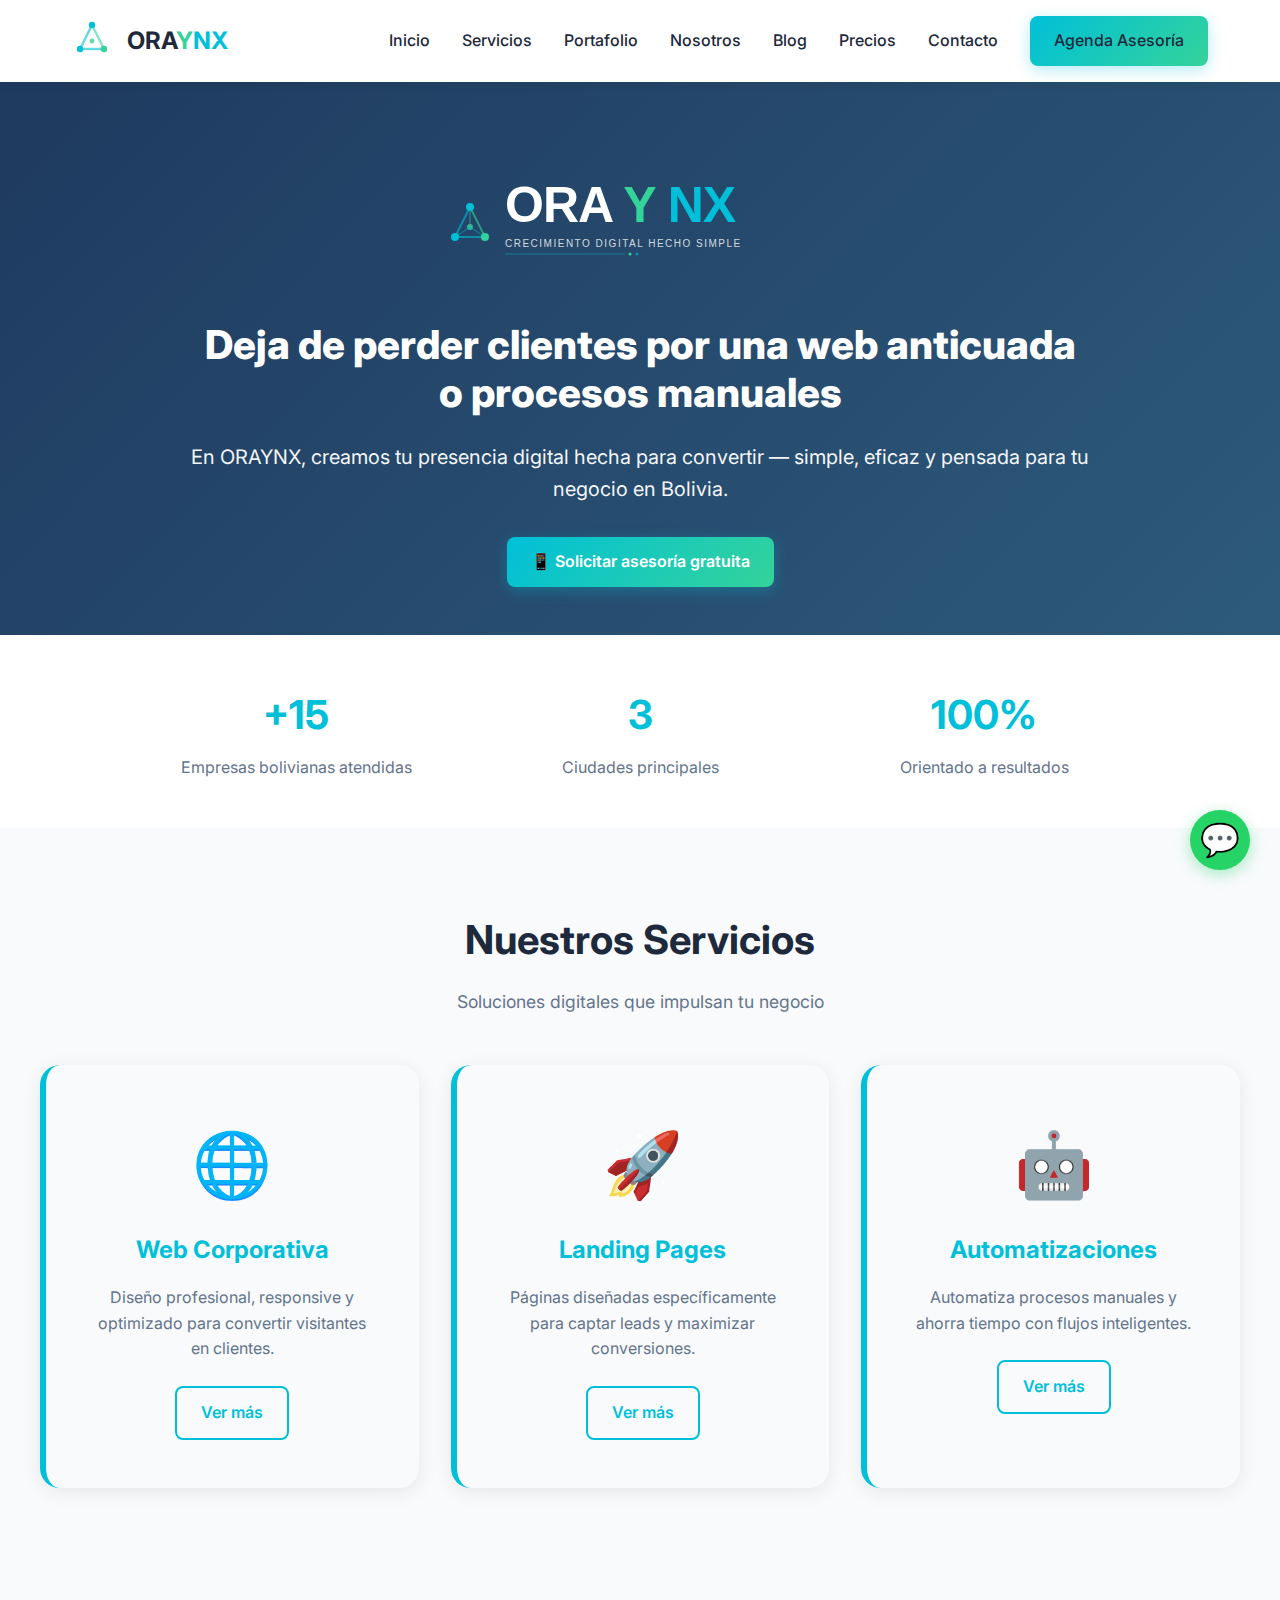
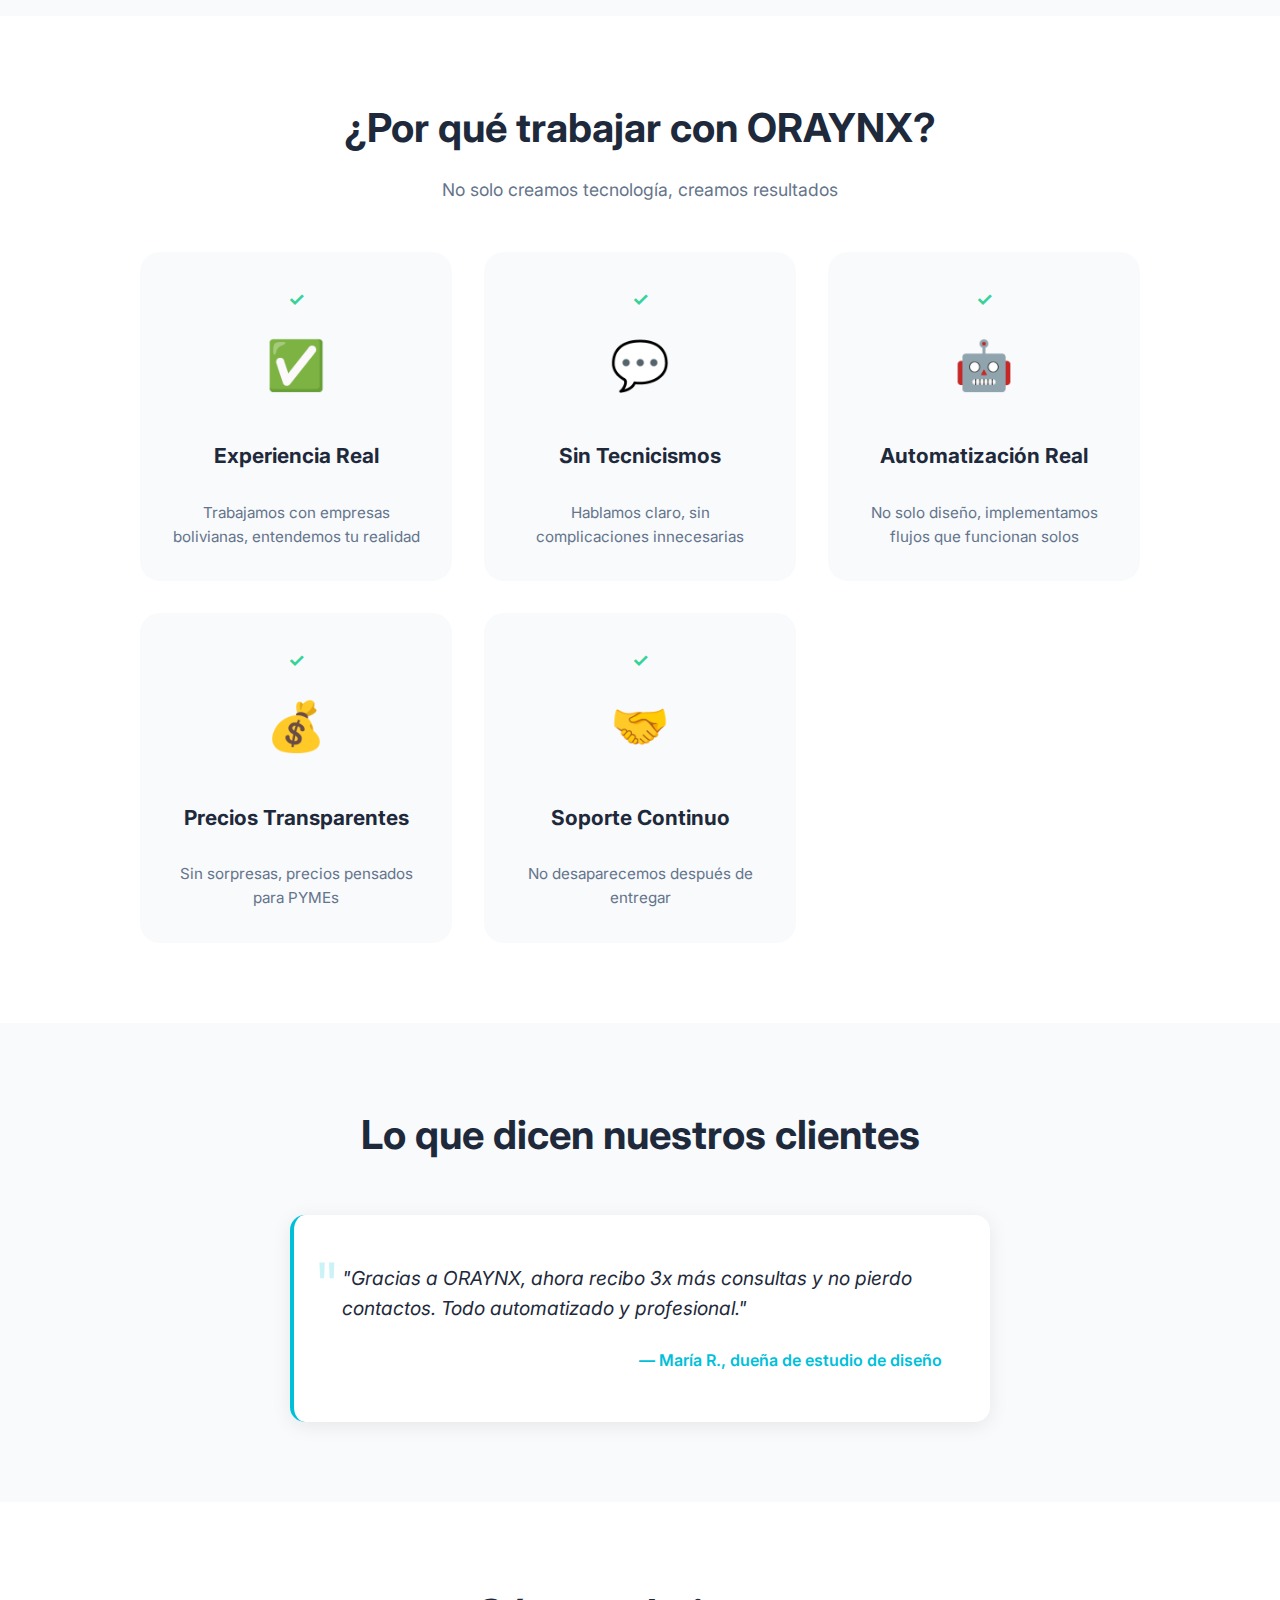
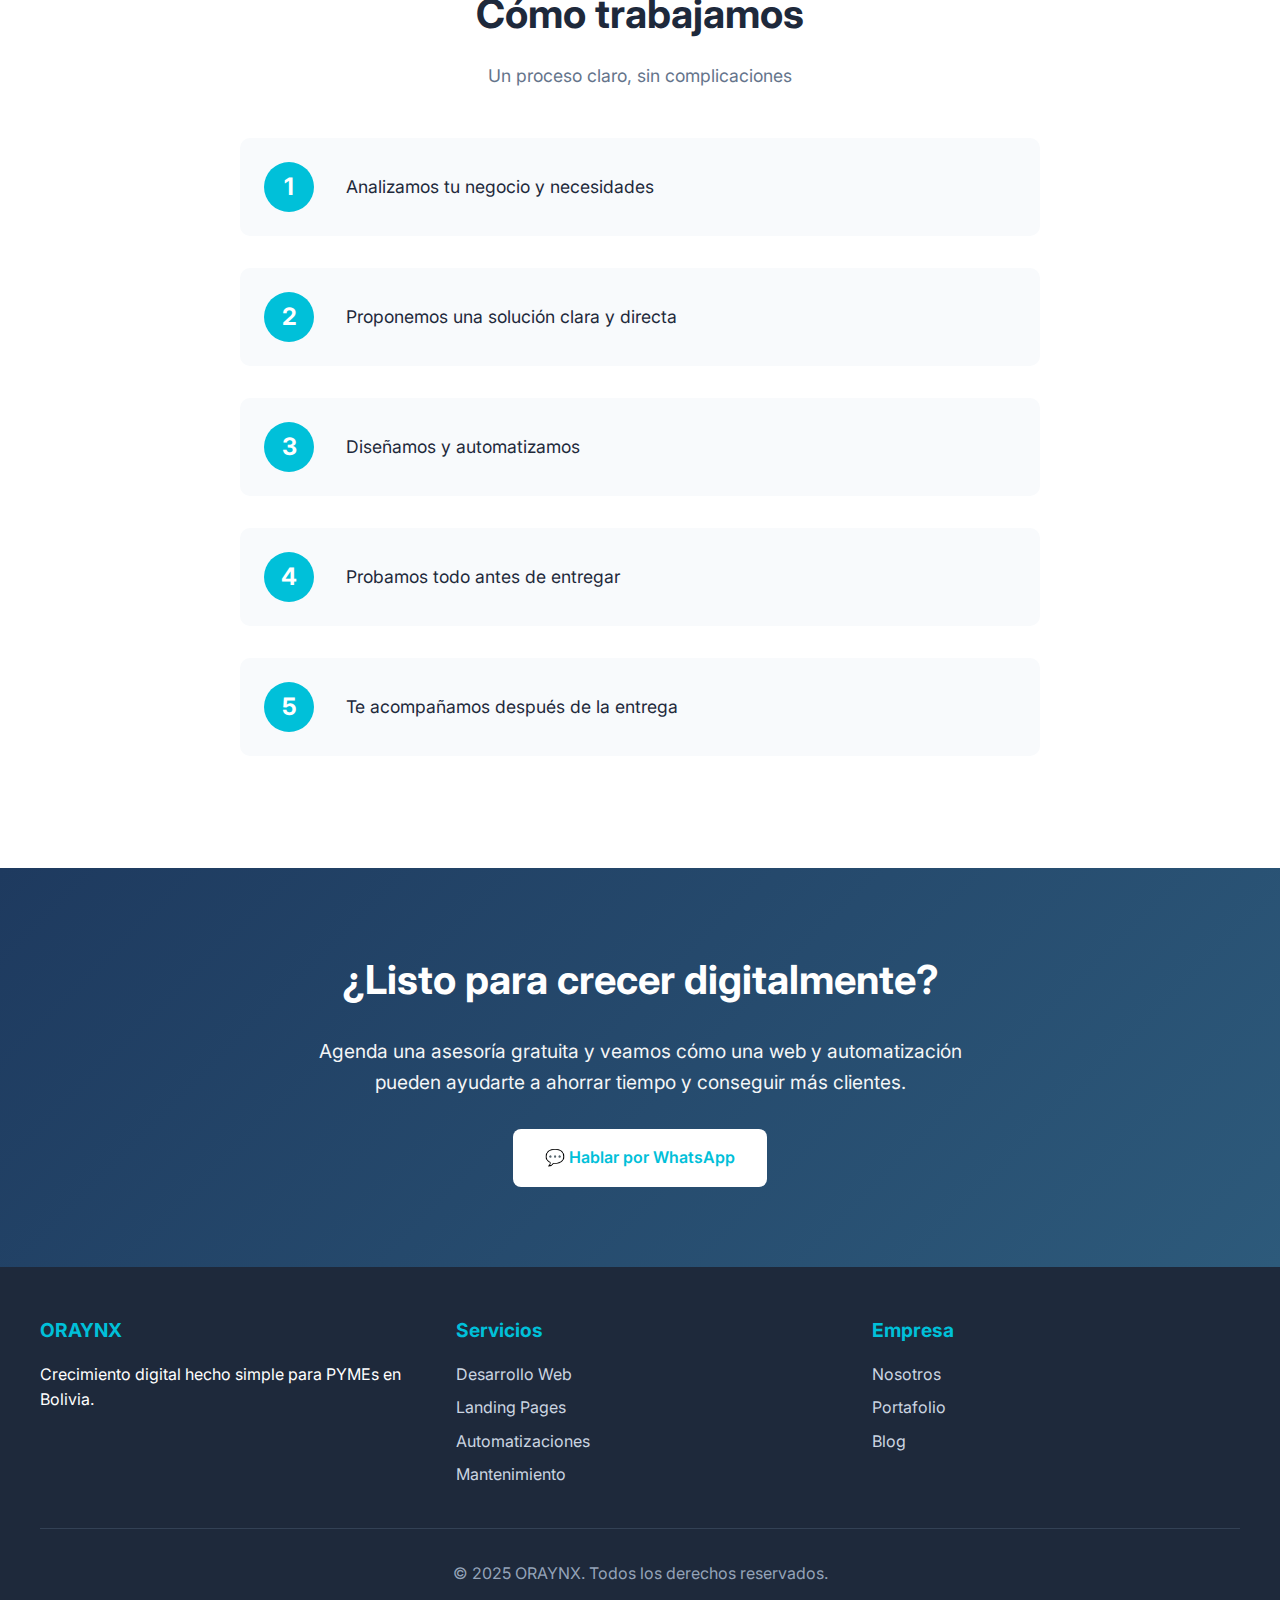
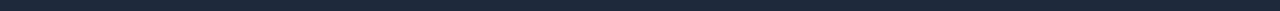
<file: index.html>
<!DOCTYPE html>
<html lang="es">
<head>
    <meta charset="UTF-8">
    <meta name="viewport" content="width=device-width, initial-scale=1.0">
    <meta name="description" content="ORAYNX - Crecimiento digital hecho simple para PYMEs en Bolivia. Desarrollo web, landing pages y automatizaciones que generan resultados.">
    <meta name="keywords" content="desarrollo web Bolivia, automatización, landing pages, páginas web Cochabamba, n8n">
    <title>ORAYNX — Crecimiento digital hecho simple para PYMEs en Bolivia</title>
    
    <!-- Favicon -->
    <link rel="icon" type="image/svg+xml" href="data:image/svg+xml,%3Csvg xmlns='http://www.w3.org/2000/svg' viewBox='0 0 100 100'%3E%3Ccircle cx='50' cy='25' r='8' fill='%2300C0D9'/%3E%3Ccircle cx='25' cy='75' r='8' fill='%2300C0D9'/%3E%3Ccircle cx='75' cy='75' r='8' fill='%2334D399'/%3E%3Cline x1='50' y1='25' x2='25' y2='75' stroke='%2300C0D9' stroke-width='3'/%3E%3Cline x1='25' y1='75' x2='75' y2='75' stroke='%2300C0D9' stroke-width='3'/%3E%3Cline x1='75' y1='75' x2='50' y2='25' stroke='%2334D399' stroke-width='3'/%3E%3C/svg%3E">
    
    <!-- Google Fonts -->
    <link rel="preconnect" href="https://fonts.googleapis.com">
    <link rel="preconnect" href="https://fonts.gstatic.com" crossorigin>
    <link href="https://fonts.googleapis.com/css2?family=Inter:wght@300;400;500;600;700;800&display=swap" rel="stylesheet">
    
    <!-- CSS Files -->
    <link rel="stylesheet" href="css/styles.css">
    <link rel="stylesheet" href="css/componentes.css">
    <link rel="stylesheet" href="css/index-features.css">
</head>
<body>
    <!-- Header -->
    <header>
        <nav>
            <a href="index.html" class="logo">
                <div class="logo-icon">
                    <svg viewBox="0 0 50 50" xmlns="http://www.w3.org/2000/svg">
                        <line x1="25" y1="10" x2="10" y2="40" stroke="#00C0D9" stroke-width="3" opacity="0.6"/>
                        <line x1="10" y1="40" x2="40" y2="40" stroke="#00C0D9" stroke-width="3" opacity="0.6"/>
                        <line x1="40" y1="40" x2="25" y2="10" stroke="#34D399" stroke-width="3" opacity="0.6"/>
                        <circle cx="25" cy="10" r="4" fill="#00C0D9"/>
                        <circle cx="10" cy="40" r="4" fill="#00C0D9"/>
                        <circle cx="40" cy="40" r="4" fill="#34D399"/>
                        <circle cx="25" cy="30" r="3" fill="#34D399" opacity="0.8"/>
                    </svg>
                </div>
                <div class="logo-text">
                    <span class="logo-ora">ORA</span><span class="logo-y">Y</span><span class="logo-nx">NX</span>
                </div>
            </a>
            
            <ul class="nav-links">
                <li><a href="index.html">Inicio</a></li>
                <li><a href="servicios.html">Servicios</a></li>
                <li><a href="portafolio.html">Portafolio</a></li>
                <li><a href="nosotros.html">Nosotros</a></li>
                <li><a href="blog.html">Blog</a></li>
                <li><a href="precios.html">Precios</a></li>
                <li><a href="contacto.html">Contacto</a></li>
                <li><a href="https://wa.me/59177457906?text=Hola,%20quiero%20agendar%20una%20asesoria%20sobre%20sus%20servicios%20de%20consultoria%20web" class="btn-primary">Agenda Asesoría</a></li>
            </ul>
            
            <button class="mobile-menu-btn">☰</button>
        </nav>
    </header>

    <!-- Hero Section -->
    <section class="hero">
        <div class="hero-content">
            <div class="hero-logo">
                <svg viewBox="0 0 450 120" xmlns="http://www.w3.org/2000/svg">
                    <g transform="translate(30, 35)">
                        <line x1="25" y1="10" x2="10" y2="40" stroke="#00C0D9" stroke-width="2" opacity="0.6"/>
                        <line x1="10" y1="40" x2="40" y2="40" stroke="#00C0D9" stroke-width="2" opacity="0.6"/>
                        <line x1="40" y1="40" x2="25" y2="10" stroke="#34D399" stroke-width="2" opacity="0.6"/>
                        <circle cx="25" cy="10" r="4" fill="#00C0D9"/>
                        <circle cx="10" cy="40" r="4" fill="#00C0D9"/>
                        <circle cx="40" cy="40" r="4" fill="#34D399"/>
                        <circle cx="25" cy="30" r="3" fill="#34D399" opacity="0.8"/>
                        <line x1="25" y1="10" x2="25" y2="30" stroke="#34D399" stroke-width="1.5" opacity="0.4"/>
                        <line x1="10" y1="40" x2="25" y2="30" stroke="#00C0D9" stroke-width="1.5" opacity="0.4"/>
                        <line x1="40" y1="40" x2="25" y2="30" stroke="#00C0D9" stroke-width="1.5" opacity="0.4"/>
                    </g>
                    <g transform="translate(90, 60)">
                        <text font-family="'Helvetica Neue', Arial, sans-serif" font-size="50" font-weight="600" letter-spacing="-1">
                            <tspan fill="#FFFFFF">ORA</tspan>
                            <tspan fill="#34D399">Y</tspan>
                            <tspan fill="#00C0D9">NX</tspan>
                        </text>
                    </g>
                    <text x="90" y="85" font-family="'Helvetica Neue', Arial, sans-serif" font-size="10" font-weight="400" fill="rgba(255,255,255,0.8)" letter-spacing="1.5">
                        CRECIMIENTO DIGITAL HECHO SIMPLE
                    </text>
                    <line x1="90" y1="92" x2="210" y2="92" stroke="#00C0D9" stroke-width="1.5" opacity="0.3"/>
                    <circle cx="215" cy="92" r="1.5" fill="#34D399"/>
                    <circle cx="222" cy="92" r="1.5" fill="#00C0D9" opacity="0.6"/>
                </svg>
            </div>
            
            <h1>Deja de perder clientes por una web anticuada o procesos manuales</h1>
            <p>En ORAYNX, creamos tu presencia digital hecha para convertir — simple, eficaz y pensada para tu negocio en Bolivia.</p>
            <a href="https://wa.me/59177457906?text=Hola,%20quiero%20asesoria%20gratuita%20sobre%20sus%20servicios%20de%20consultoria%20web" class="btn-primary">📱 Solicitar asesoría gratuita</a>
        </div>
    </section>

    <!-- Trust Bar -->
    <section class="trust-bar">
        <div class="trust-content">
            <div class="trust-item">
                <h3>+15</h3>
                <p>Empresas bolivianas atendidas</p>
            </div>
            <div class="trust-item">
                <h3>3</h3>
                <p>Ciudades principales</p>
            </div>
            <div class="trust-item">
                <h3>100%</h3>
                <p>Orientado a resultados</p>
            </div>
        </div>
    </section>

    <!-- Services Preview -->
    <section class="services-preview">
        <div class="section-header">
            <h2>Nuestros Servicios</h2>
            <p>Soluciones digitales que impulsan tu negocio</p>
        </div>
        
        <div class="services-grid">
            <div class="service-card">
                <div class="service-icon">🌐</div>
                <h3>Web Corporativa</h3>
                <p>Diseño profesional, responsive y optimizado para convertir visitantes en clientes.</p>
                <a href="servicios.html#web" class="btn-secondary">Ver más</a>
            </div>
            
            <div class="service-card">
                <div class="service-icon">🚀</div>
                <h3>Landing Pages</h3>
                <p>Páginas diseñadas específicamente para captar leads y maximizar conversiones.</p>
                <a href="servicios.html#landing" class="btn-secondary">Ver más</a>
            </div>
            
            <div class="service-card">
                <div class="service-icon">🤖</div>
                <h3>Automatizaciones</h3>
                <p>Automatiza procesos manuales y ahorra tiempo con flujos inteligentes.</p>
                <a href="servicios.html#automatizaciones" class="btn-secondary">Ver más</a>
            </div>
        </div>
    </section>

    <!-- Why ORAYNX -->
    <section class="why-oraynx">
        <div class="section-header">
            <h2>¿Por qué trabajar con ORAYNX?</h2>
            <p>No solo creamos tecnología, creamos resultados</p>
        </div>
        
        <div class="features-grid">
            <div class="feature-item">
                <div class="feature-icon">✅</div>
                <h4>Experiencia Real</h4>
                <p>Trabajamos con empresas bolivianas, entendemos tu realidad</p>
            </div>
            
            <div class="feature-item">
                <div class="feature-icon">💬</div>
                <h4>Sin Tecnicismos</h4>
                <p>Hablamos claro, sin complicaciones innecesarias</p>
            </div>
            
            <div class="feature-item">
                <div class="feature-icon">🤖</div>
                <h4>Automatización Real</h4>
                <p>No solo diseño, implementamos flujos que funcionan solos</p>
            </div>
            
            <div class="feature-item">
                <div class="feature-icon">💰</div>
                <h4>Precios Transparentes</h4>
                <p>Sin sorpresas, precios pensados para PYMEs</p>
            </div>
            
            <div class="feature-item">
                <div class="feature-icon">🤝</div>
                <h4>Soporte Continuo</h4>
                <p>No desaparecemos después de entregar</p>
            </div>
        </div>
    </section>

    <!-- Social Proof -->
    <section class="social-proof">
        <div class="section-header">
            <h2>Lo que dicen nuestros clientes</h2>
        </div>
        
        <div class="testimonial-card">
            <div class="quote-icon">"</div>
            <p class="testimonial-text">"Gracias a ORAYNX, ahora recibo 3x más consultas y no pierdo contactos. Todo automatizado y profesional."</p>
            <p class="testimonial-author">— María R., dueña de estudio de diseño</p>
        </div>
    </section>

    <!-- Process -->
    <section class="process">
        <div class="section-header">
            <h2>Cómo trabajamos</h2>
            <p>Un proceso claro, sin complicaciones</p>
        </div>
        
        <div class="process-steps">
            <div class="process-step">
                <div class="step-number">1</div>
                <div class="step-text">Analizamos tu negocio y necesidades</div>
            </div>
            
            <div class="process-step">
                <div class="step-number">2</div>
                <div class="step-text">Proponemos una solución clara y directa</div>
            </div>
            
            <div class="process-step">
                <div class="step-number">3</div>
                <div class="step-text">Diseñamos y automatizamos</div>
            </div>
            
            <div class="process-step">
                <div class="step-number">4</div>
                <div class="step-text">Probamos todo antes de entregar</div>
            </div>
            
            <div class="process-step">
                <div class="step-number">5</div>
                <div class="step-text">Te acompañamos después de la entrega</div>
            </div>
        </div>
    </section>

    <!-- CTA Final -->
    <section class="cta-final">
        <div class="cta-content">
            <h2>¿Listo para crecer digitalmente?</h2>
            <p>Agenda una asesoría gratuita y veamos cómo una web y automatización pueden ayudarte a ahorrar tiempo y conseguir más clientes.</p>
            <a href="https://wa.me/59177457906?text=Hola,%20quiero%20una%20asesoría%20gratuita" class="btn-white">💬 Hablar por WhatsApp</a>
        </div>
    </section>

    <!-- Footer -->
    <footer>
        <div class="footer-content">
            <div class="footer-column">
                <h4>ORAYNX</h4>
                <p>Crecimiento digital hecho simple para PYMEs en Bolivia.</p>
            </div>
            
            <div class="footer-column">
                <h4>Servicios</h4>
                <ul>
                    <li><a href="servicios.html#web">Desarrollo Web</a></li>
                    <li><a href="servicios.html#landing">Landing Pages</a></li>
                    <li><a href="servicios.html#automatizaciones">Automatizaciones</a></li>
                    <li><a href="servicios.html#mantenimiento">Mantenimiento</a></li>
                </ul>
            </div>
            
            <div class="footer-column">
                <h4>Empresa</h4>
                <ul>
                    <li><a href="nosotros.html">Nosotros</a></li>
                    <li><a href="portafolio.html">Portafolio</a></li>
                    <li><a href="blog.html">Blog</a></li>
                </ul>
            </div>
        </div>
        <div class="footer-bottom">
            <p>&copy; 2025 ORAYNX. Todos los derechos reservados.</p>
        </div>
    </footer>
    <a href="https://wa.me/59177457906" class="whatsapp-float">💬</a>
    
          <!-- JavaScript -->
    <script>
         // Mobile menu toggle
        document.querySelector('.mobile-menu-btn').addEventListener('click', function() {
            const navLinks = document.querySelector('.nav-links');
            if (navLinks.style.display === 'flex') {
                navLinks.style.display = 'none';
            } else {
                navLinks.style.display = 'flex';
                navLinks.style.flexDirection = 'column';
                navLinks.style.position = 'absolute';
                navLinks.style.top = '100%';
                navLinks.style.left = '0';
                navLinks.style.right = '0';
                navLinks.style.background = 'white';
                navLinks.style.padding = '1rem';
                navLinks.style.boxShadow = '0 4px 10px rgba(0,0,0,0.1)';
            }
        });
    </script>
</body>
</html>
</file>
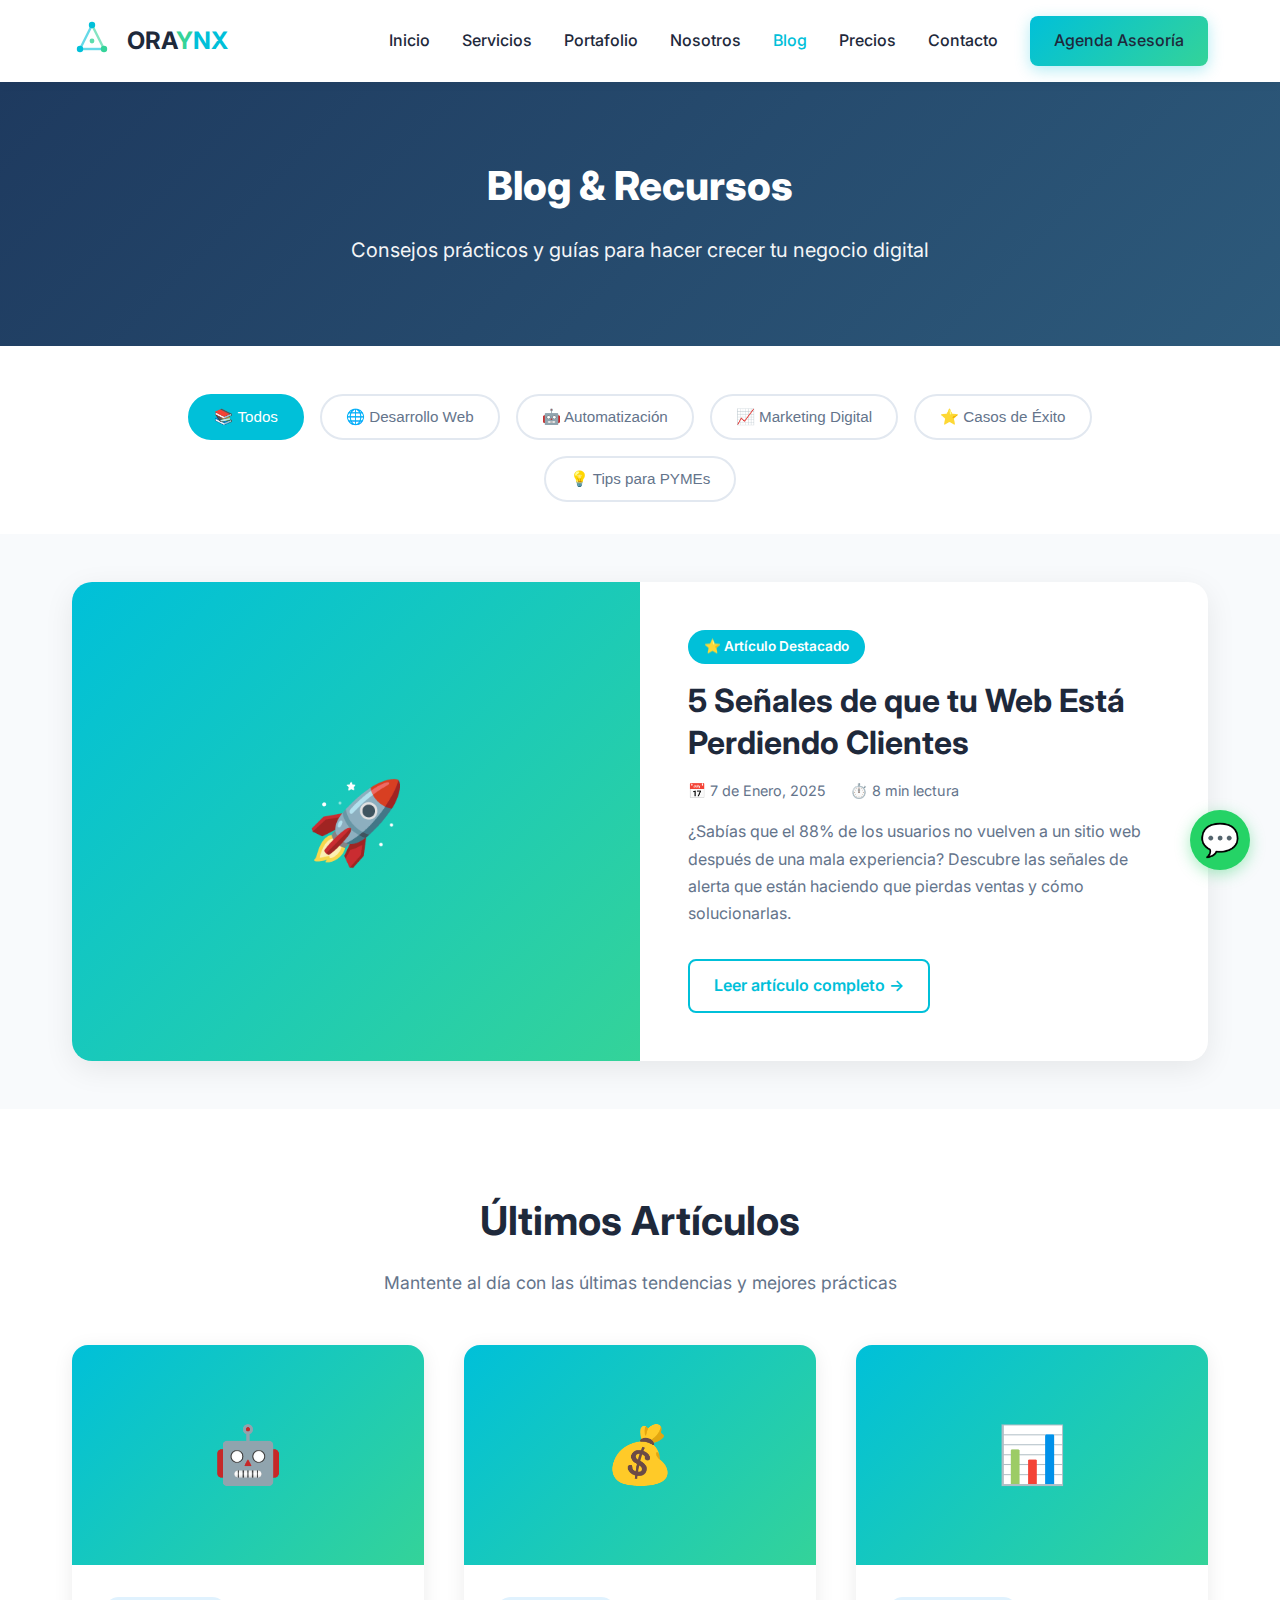
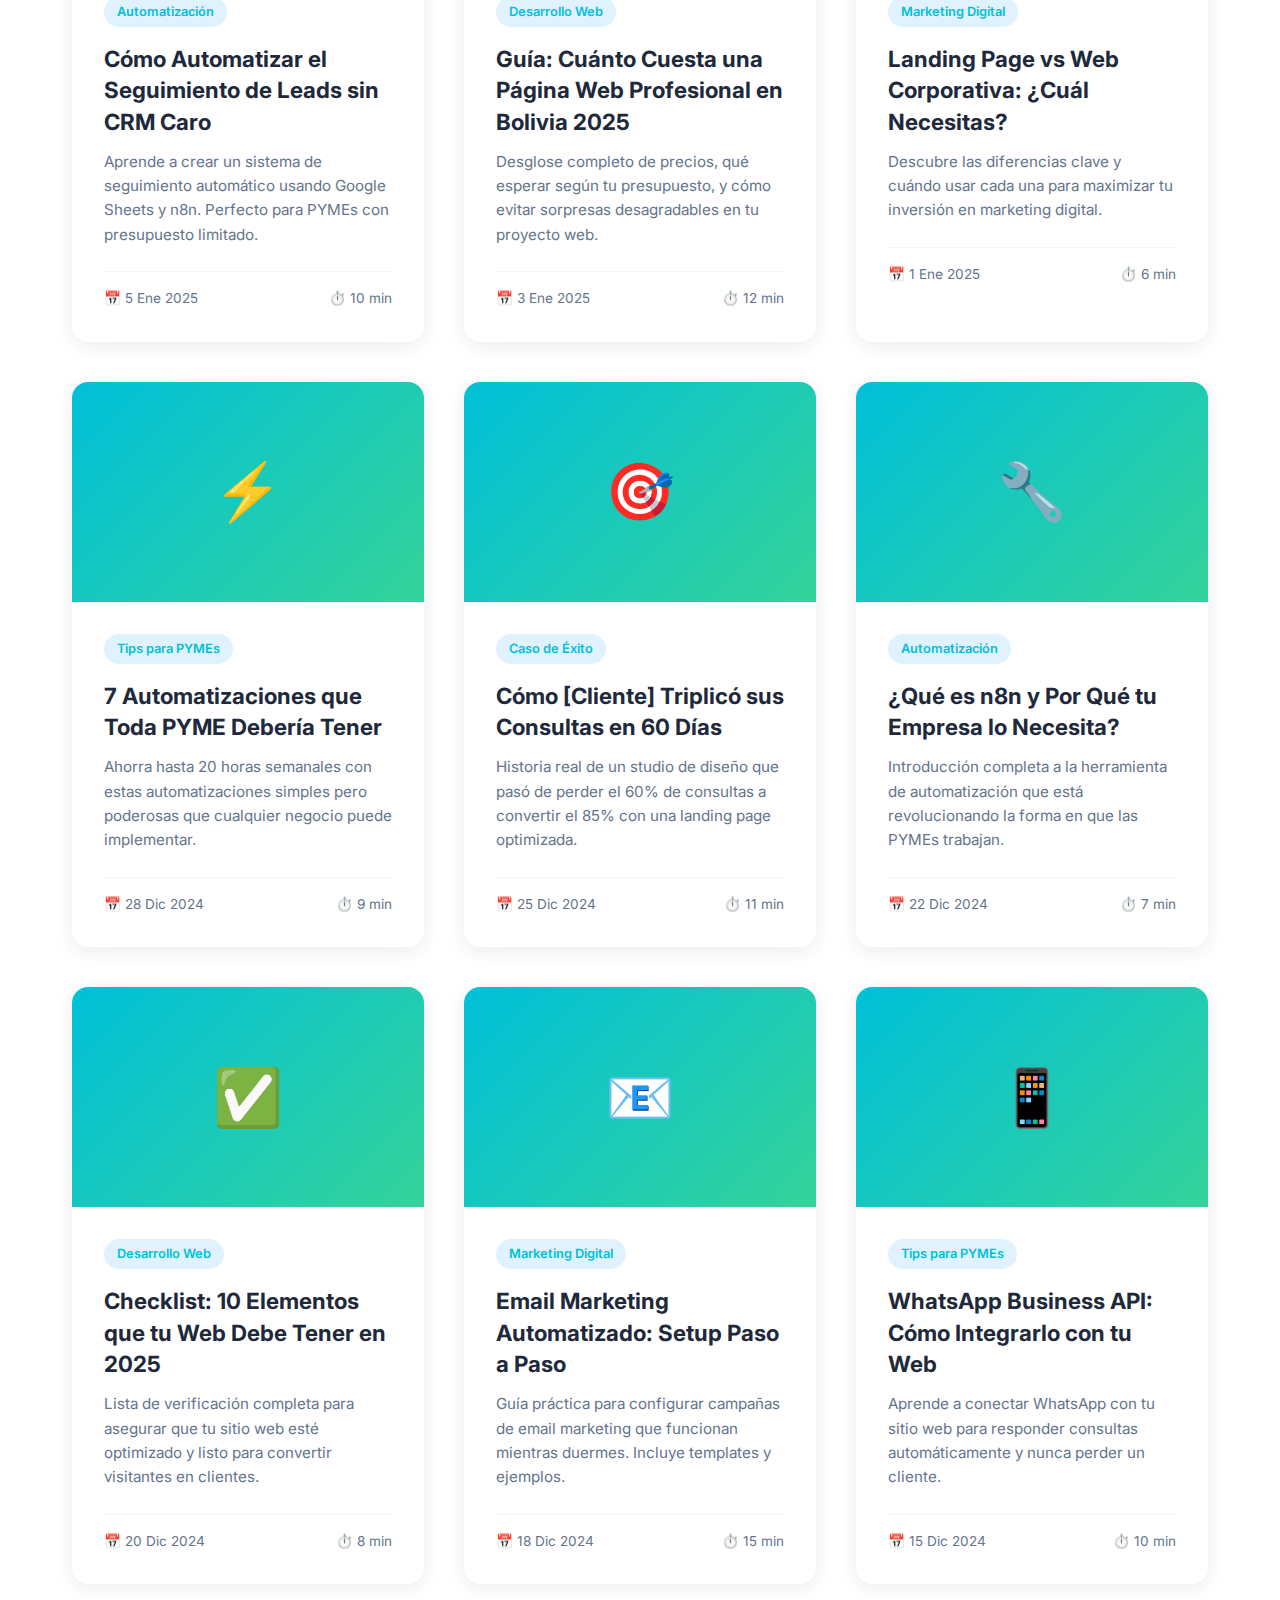
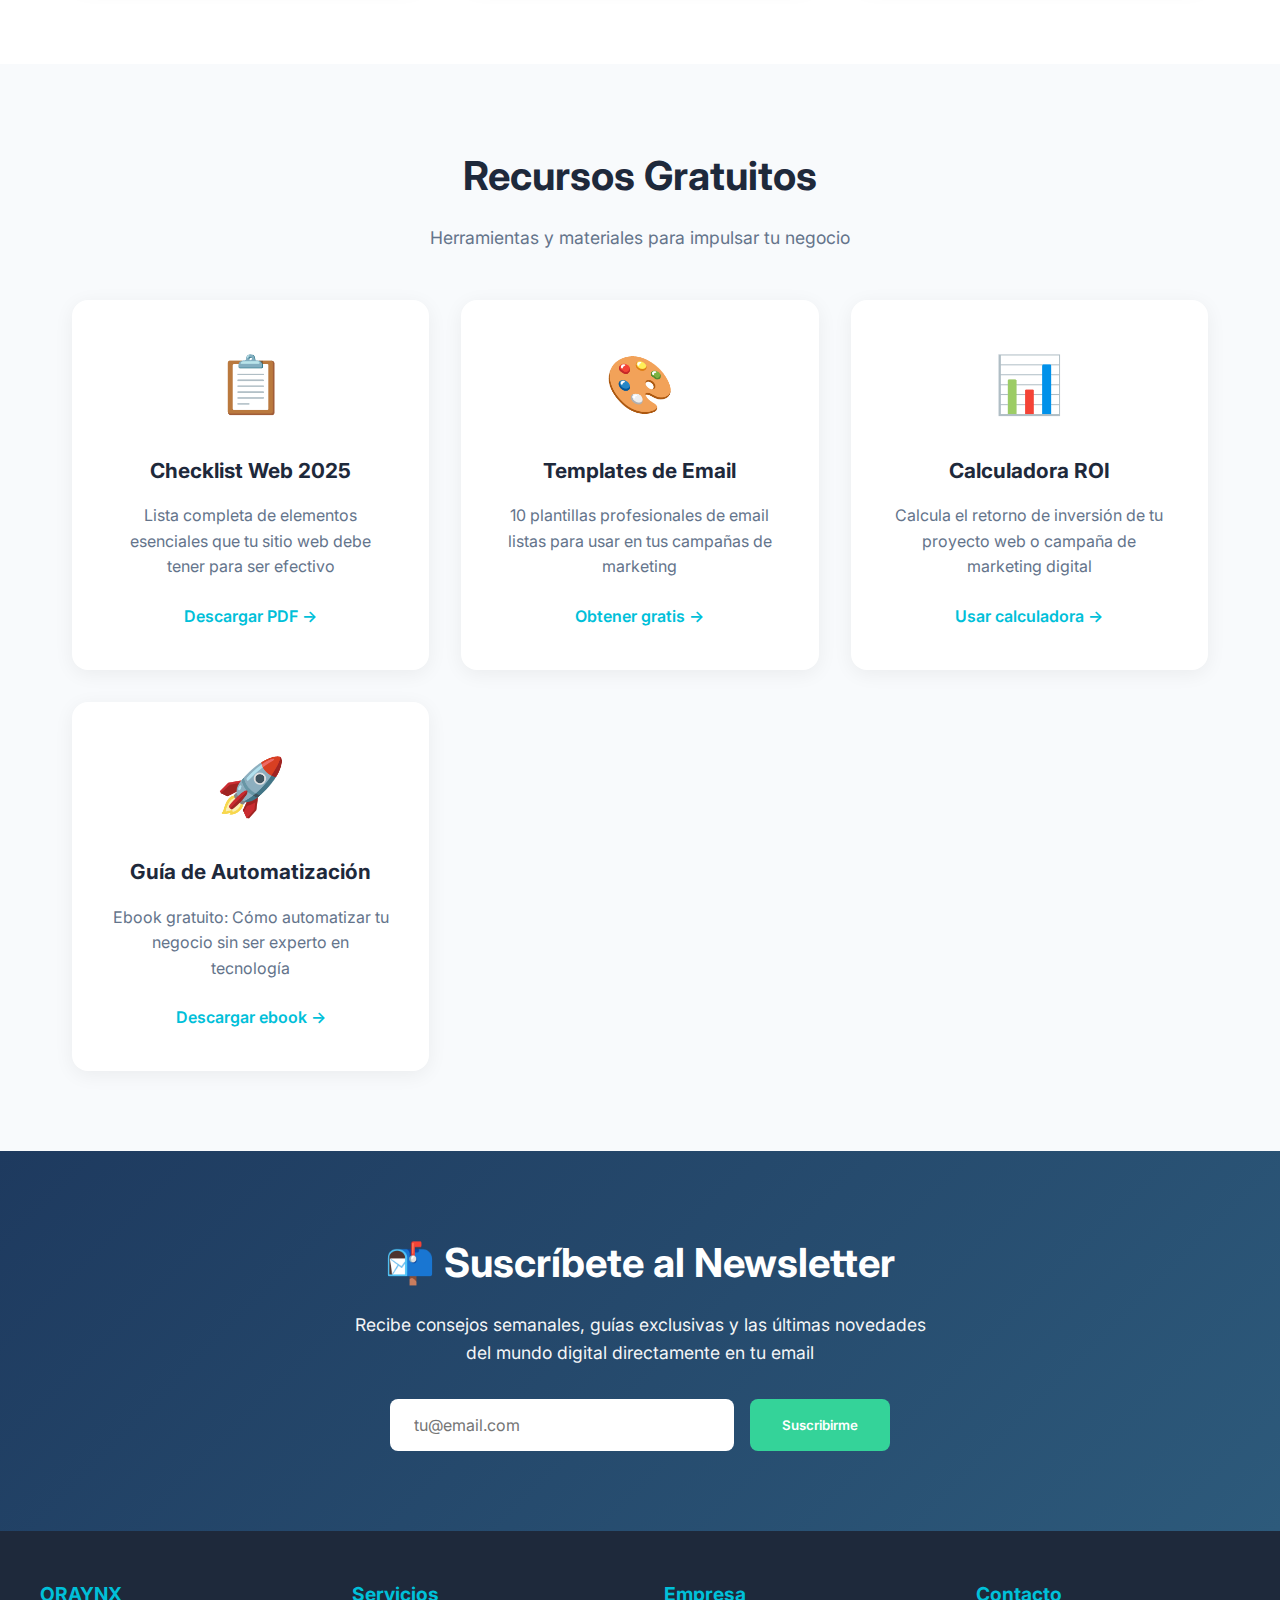
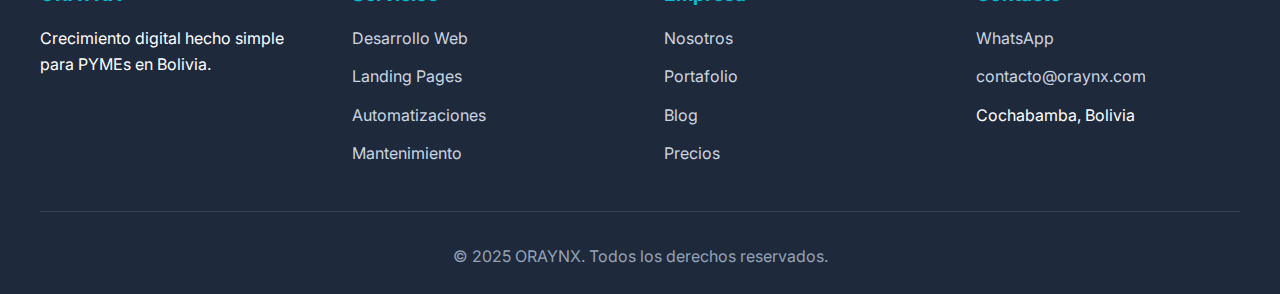
<file: blog.html>
<!DOCTYPE html>
<html lang="es">
<head>
    <meta charset="UTF-8">
    <meta name="viewport" content="width=device-width, initial-scale=1.0">
    <meta name="description" content="Blog de ORAYNX - Consejos, guías y recursos sobre desarrollo web, automatización y marketing digital para PYMEs en Bolivia.">
    <meta name="keywords" content="blog desarrollo web, automatización Bolivia, marketing digital, tips PYMEs">
    <title>Blog - ORAYNX | Recursos y Guías para tu Negocio Digital</title>
    
    <!-- Favicon -->
    <link rel="icon" type="image/svg+xml" href="data:image/svg+xml,%3Csvg xmlns='http://www.w3.org/2000/svg' viewBox='0 0 100 100'%3E%3Ccircle cx='50' cy='25' r='8' fill='%2300C0D9'/%3E%3Ccircle cx='25' cy='75' r='8' fill='%2300C0D9'/%3E%3Ccircle cx='75' cy='75' r='8' fill='%2334D399'/%3E%3Cline x1='50' y1='25' x2='25' y2='75' stroke='%2300C0D9' stroke-width='3'/%3E%3Cline x1='25' y1='75' x2='75' y2='75' stroke='%2300C0D9' stroke-width='3'/%3E%3Cline x1='75' y1='75' x2='50' y2='25' stroke='%2334D399' stroke-width='3'/%3E%3C/svg%3E">
    
    <!-- Google Fonts -->
    <link rel="preconnect" href="https://fonts.googleapis.com">
    <link rel="preconnect" href="https://fonts.gstatic.com" crossorigin>
    <link href="https://fonts.googleapis.com/css2?family=Inter:wght@300;400;500;600;700;800&display=swap" rel="stylesheet">
    
    <!-- CSS Files -->
    <link rel="stylesheet" href="css/styles.css">
    <link rel="stylesheet" href="css/componentes.css">
</head>
<body>
    <!-- Header -->
    <header>
        <nav>
            <a href="index.html" class="logo">
                <div class="logo-icon">
                    <svg viewBox="0 0 50 50" xmlns="http://www.w3.org/2000/svg">
                        <line x1="25" y1="10" x2="10" y2="40" stroke="#00C0D9" stroke-width="3" opacity="0.6"/>
                        <line x1="10" y1="40" x2="40" y2="40" stroke="#00C0D9" stroke-width="3" opacity="0.6"/>
                        <line x1="40" y1="40" x2="25" y2="10" stroke="#34D399" stroke-width="3" opacity="0.6"/>
                        <circle cx="25" cy="10" r="4" fill="#00C0D9"/>
                        <circle cx="10" cy="40" r="4" fill="#00C0D9"/>
                        <circle cx="40" cy="40" r="4" fill="#34D399"/>
                        <circle cx="25" cy="30" r="3" fill="#34D399" opacity="0.8"/>
                    </svg>
                </div>
                <div class="logo-text">
                    <span class="logo-ora">ORA</span><span class="logo-y">Y</span><span class="logo-nx">NX</span>
                </div>
            </a>
            
            <ul class="nav-links">
                <li><a href="index.html">Inicio</a></li>
                <li><a href="servicios.html">Servicios</a></li>
                <li><a href="portafolio.html">Portafolio</a></li>
                <li><a href="nosotros.html">Nosotros</a></li>
                <li><a href="blog.html" class="active">Blog</a></li>
                <li><a href="precios.html">Precios</a></li>
                <li><a href="contacto.html">Contacto</a></li>
                <li><a href="https://wa.me/59177457906" class="btn-primary">Agenda Asesoría</a></li>
            </ul>
            
            <button class="mobile-menu-btn">☰</button>
        </nav>
    </header>

    <!-- Hero -->
    <section class="hero">
        <div class="hero-content">
            <h1>Blog & Recursos</h1>
            <p>Consejos prácticos y guías para hacer crecer tu negocio digital</p>
        </div>
    </section>

    <!-- Categories -->
    <section class="categories-section">
        <div class="container">
            <div class="categories">
                <button class="category-btn active" data-category="todos">📚 Todos</button>
                <button class="category-btn" data-category="desarrollo-web">🌐 Desarrollo Web</button>
                <button class="category-btn" data-category="automatizacion">🤖 Automatización</button>
                <button class="category-btn" data-category="marketing">📈 Marketing Digital</button>
                <button class="category-btn" data-category="casos-exito">⭐ Casos de Éxito</button>
                <button class="category-btn" data-category="tips-pymes">💡 Tips para PYMEs</button>
            </div>
        </div>
    </section>

    <!-- Featured Article -->
    <section class="featured-section">
        <div class="container">
            <div class="featured-article">
                <div class="featured-image">🚀</div>
                <div class="featured-content">
                    <span class="featured-badge">⭐ Artículo Destacado</span>
                    <h2>5 Señales de que tu Web Está Perdiendo Clientes</h2>
                    <div class="featured-meta">
                        <span>📅 7 de Enero, 2025</span>
                        <span>⏱️ 8 min lectura</span>
                    </div>
                    <p class="featured-excerpt">
                        ¿Sabías que el 88% de los usuarios no vuelven a un sitio web después de una mala experiencia? Descubre las señales de alerta que están haciendo que pierdas ventas y cómo solucionarlas.
                    </p>
                    <a href="#" class="btn-read-more">Leer artículo completo →</a>
                </div>
            </div>
        </div>
    </section>

    <!-- Blog Grid -->
    <section class="blog-grid-section">
        <div class="container">
            <div class="section-header">
                <h2>Últimos Artículos</h2>
                <p>Mantente al día con las últimas tendencias y mejores prácticas</p>
            </div>
            
            <div class="blog-grid">
                <!-- Article 1 -->
                <article class="blog-card" data-category="automatizacion">
                    <div class="blog-card-image">🤖</div>
                    <div class="blog-card-content">
                        <span class="blog-category">Automatización</span>
                        <h3>Cómo Automatizar el Seguimiento de Leads sin CRM Caro</h3>
                        <p class="blog-excerpt">
                            Aprende a crear un sistema de seguimiento automático usando Google Sheets y n8n. Perfecto para PYMEs con presupuesto limitado.
                        </p>
                        <div class="blog-meta">
                            <span class="blog-date">📅 5 Ene 2025</span>
                            <span class="blog-read-time">⏱️ 10 min</span>
                        </div>
                    </div>
                </article>

                <!-- Article 2 -->
                <article class="blog-card" data-category="desarrollo-web">
                    <div class="blog-card-image">💰</div>
                    <div class="blog-card-content">
                        <span class="blog-category">Desarrollo Web</span>
                        <h3>Guía: Cuánto Cuesta una Página Web Profesional en Bolivia 2025</h3>
                        <p class="blog-excerpt">
                            Desglose completo de precios, qué esperar según tu presupuesto, y cómo evitar sorpresas desagradables en tu proyecto web.
                        </p>
                        <div class="blog-meta">
                            <span class="blog-date">📅 3 Ene 2025</span>
                            <span class="blog-read-time">⏱️ 12 min</span>
                        </div>
                    </div>
                </article>

                <!-- Article 3 -->
                <article class="blog-card" data-category="marketing">
                    <div class="blog-card-image">📊</div>
                    <div class="blog-card-content">
                        <span class="blog-category">Marketing Digital</span>
                        <h3>Landing Page vs Web Corporativa: ¿Cuál Necesitas?</h3>
                        <p class="blog-excerpt">
                            Descubre las diferencias clave y cuándo usar cada una para maximizar tu inversión en marketing digital.
                        </p>
                        <div class="blog-meta">
                            <span class="blog-date">📅 1 Ene 2025</span>
                            <span class="blog-read-time">⏱️ 6 min</span>
                        </div>
                    </div>
                </article>

                <!-- Article 4 -->
                <article class="blog-card" data-category="tips-pymes">
                    <div class="blog-card-image">⚡</div>
                    <div class="blog-card-content">
                        <span class="blog-category">Tips para PYMEs</span>
                        <h3>7 Automatizaciones que Toda PYME Debería Tener</h3>
                        <p class="blog-excerpt">
                            Ahorra hasta 20 horas semanales con estas automatizaciones simples pero poderosas que cualquier negocio puede implementar.
                        </p>
                        <div class="blog-meta">
                            <span class="blog-date">📅 28 Dic 2024</span>
                            <span class="blog-read-time">⏱️ 9 min</span>
                        </div>
                    </div>
                </article>

                <!-- Article 5 -->
                <article class="blog-card" data-category="casos-exito">
                    <div class="blog-card-image">🎯</div>
                    <div class="blog-card-content">
                        <span class="blog-category">Caso de Éxito</span>
                        <h3>Cómo [Cliente] Triplicó sus Consultas en 60 Días</h3>
                        <p class="blog-excerpt">
                            Historia real de un studio de diseño que pasó de perder el 60% de consultas a convertir el 85% con una landing page optimizada.
                        </p>
                        <div class="blog-meta">
                            <span class="blog-date">📅 25 Dic 2024</span>
                            <span class="blog-read-time">⏱️ 11 min</span>
                        </div>
                    </div>
                </article>

                <!-- Article 6 -->
                <article class="blog-card" data-category="automatizacion">
                    <div class="blog-card-image">🔧</div>
                    <div class="blog-card-content">
                        <span class="blog-category">Automatización</span>
                        <h3>¿Qué es n8n y Por Qué tu Empresa lo Necesita?</h3>
                        <p class="blog-excerpt">
                            Introducción completa a la herramienta de automatización que está revolucionando la forma en que las PYMEs trabajan.
                        </p>
                        <div class="blog-meta">
                            <span class="blog-date">📅 22 Dic 2024</span>
                            <span class="blog-read-time">⏱️ 7 min</span>
                        </div>
                    </div>
                </article>

                <!-- Article 7 -->
                <article class="blog-card" data-category="desarrollo-web">
                    <div class="blog-card-image">✅</div>
                    <div class="blog-card-content">
                        <span class="blog-category">Desarrollo Web</span>
                        <h3>Checklist: 10 Elementos que tu Web Debe Tener en 2025</h3>
                        <p class="blog-excerpt">
                            Lista de verificación completa para asegurar que tu sitio web esté optimizado y listo para convertir visitantes en clientes.
                        </p>
                        <div class="blog-meta">
                            <span class="blog-date">📅 20 Dic 2024</span>
                            <span class="blog-read-time">⏱️ 8 min</span>
                        </div>
                    </div>
                </article>

                <!-- Article 8 -->
                <article class="blog-card" data-category="marketing">
                    <div class="blog-card-image">📧</div>
                    <div class="blog-card-content">
                        <span class="blog-category">Marketing Digital</span>
                        <h3>Email Marketing Automatizado: Setup Paso a Paso</h3>
                        <p class="blog-excerpt">
                            Guía práctica para configurar campañas de email marketing que funcionan mientras duermes. Incluye templates y ejemplos.
                        </p>
                        <div class="blog-meta">
                            <span class="blog-date">📅 18 Dic 2024</span>
                            <span class="blog-read-time">⏱️ 15 min</span>
                        </div>
                    </div>
                </article>

                <!-- Article 9 -->
                <article class="blog-card" data-category="tips-pymes">
                    <div class="blog-card-image">📱</div>
                    <div class="blog-card-content">
                        <span class="blog-category">Tips para PYMEs</span>
                        <h3>WhatsApp Business API: Cómo Integrarlo con tu Web</h3>
                        <p class="blog-excerpt">
                            Aprende a conectar WhatsApp con tu sitio web para responder consultas automáticamente y nunca perder un cliente.
                        </p>
                        <div class="blog-meta">
                            <span class="blog-date">📅 15 Dic 2024</span>
                            <span class="blog-read-time">⏱️ 10 min</span>
                        </div>
                    </div>
                </article>
            </div>
        </div>
    </section>

    <!-- Resources Section -->
    <section class="resources-section">
        <div class="container">
            <div class="section-header">
                <h2>Recursos Gratuitos</h2>
                <p>Herramientas y materiales para impulsar tu negocio</p>
            </div>
            
            <div class="resources-grid">
                <div class="resource-card">
                    <div class="resource-icon">📋</div>
                    <h3>Checklist Web 2025</h3>
                    <p>Lista completa de elementos esenciales que tu sitio web debe tener para ser efectivo</p>
                    <a href="#" class="resource-link">Descargar PDF →</a>
                </div>
                
                <div class="resource-card">
                    <div class="resource-icon">🎨</div>
                    <h3>Templates de Email</h3>
                    <p>10 plantillas profesionales de email listas para usar en tus campañas de marketing</p>
                    <a href="#" class="resource-link">Obtener gratis →</a>
                </div>
                
                <div class="resource-card">
                    <div class="resource-icon">📊</div>
                    <h3>Calculadora ROI</h3>
                    <p>Calcula el retorno de inversión de tu proyecto web o campaña de marketing digital</p>
                    <a href="#" class="resource-link">Usar calculadora →</a>
                </div>
                
                <div class="resource-card">
                    <div class="resource-icon">🚀</div>
                    <h3>Guía de Automatización</h3>
                    <p>Ebook gratuito: Cómo automatizar tu negocio sin ser experto en tecnología</p>
                    <a href="#" class="resource-link">Descargar ebook →</a>
                </div>
            </div>
        </div>
    </section>

    <!-- Newsletter -->
    <section class="newsletter-section">
        <div class="newsletter-content">
            <h2>📬 Suscríbete al Newsletter</h2>
            <p>Recibe consejos semanales, guías exclusivas y las últimas novedades del mundo digital directamente en tu email</p>
            <form class="newsletter-form">
                <input type="email" class="newsletter-input" placeholder="tu@email.com" required>
                <button type="submit" class="btn-newsletter">Suscribirme</button>
            </form>
        </div>
    </section>

    <!-- Footer -->
    <footer>
        <div class="footer-content">
            <div class="footer-section">
                <h3>ORAYNX</h3>
                <p>Crecimiento digital hecho simple para PYMEs en Bolivia.</p>
            </div>
            
            <div class="footer-section">
                <h3>Servicios</h3>
                <ul class="footer-links">
                    <li><a href="servicios.html#web">Desarrollo Web</a></li>
                    <li><a href="servicios.html#landing">Landing Pages</a></li>
                    <li><a href="servicios.html#automatizaciones">Automatizaciones</a></li>
                    <li><a href="servicios.html#mantenimiento">Mantenimiento</a></li>
                </ul>
            </div>
            
            <div class="footer-section">
                <h3>Empresa</h3>
                <ul class="footer-links">
                    <li><a href="nosotros.html">Nosotros</a></li>
                    <li><a href="portafolio.html">Portafolio</a></li>
                    <li><a href="blog.html">Blog</a></li>
                    <li><a href="precios.html">Precios</a></li>
                </ul>
            </div>
            
            <div class="footer-section">
                <h3>Contacto</h3>
                <ul class="footer-links">
                    <li><a href="https://wa.me/59177457906">WhatsApp</a></li>
                    <li><a href="mailto:contacto@oraynx.com">contacto@oraynx.com</a></li>
                    <li>Cochabamba, Bolivia</li>
                </ul>
            </div>
        </div>
        
        <div class="footer-bottom">
            <p>&copy; 2025 ORAYNX. Todos los derechos reservados.</p>
        </div>
    </footer>

    <!-- WhatsApp Float Button -->
    <a href="https://wa.me/59177457906?text=Hola,%20tengo%20una%20consulta" class="whatsapp-float" target="_blank">
        💬
    </a>

    <!-- JavaScript -->
    <script>
        // Mobile menu toggle
        document.querySelector('.mobile-menu-btn').addEventListener('click', function() {
            const navLinks = document.querySelector('.nav-links');
            if (navLinks.style.display === 'flex') {
                navLinks.style.display = 'none';
            } else {
                navLinks.style.display = 'flex';
                navLinks.style.flexDirection = 'column';
                navLinks.style.position = 'absolute';
                navLinks.style.top = '100%';
                navLinks.style.left = '0';
                navLinks.style.right = '0';
                navLinks.style.background = 'white';
                navLinks.style.padding = '1rem';
                navLinks.style.boxShadow = '0 4px 10px rgba(0,0,0,0.1)';
            }
        });

        // Category filter
        const categoryButtons = document.querySelectorAll('.category-btn');
        const blogCards = document.querySelectorAll('.blog-card');

        categoryButtons.forEach(button => {
            button.addEventListener('click', function() {
                // Update active state
                categoryButtons.forEach(btn => btn.classList.remove('active'));
                this.classList.add('active');

                const category = this.dataset.category;

                // Filter articles
                blogCards.forEach(card => {
                    if (category === 'todos') {
                        card.style.display = 'block';
                    } else {
                        if (card.dataset.category === category) {
                            card.style.display = 'block';
                        } else {
                            card.style.display = 'none';
                        }
                    }
                });
            });
        });

        // Newsletter form
        document.querySelector('.newsletter-form').addEventListener('submit', function(e) {
            e.preventDefault();
            const email = document.querySelector('.newsletter-input').value;
            alert('¡Gracias por suscribirte! Te enviaremos contenido exclusivo a ' + email);
            this.reset();
        });
    </script>
</body>
</html>
</file>
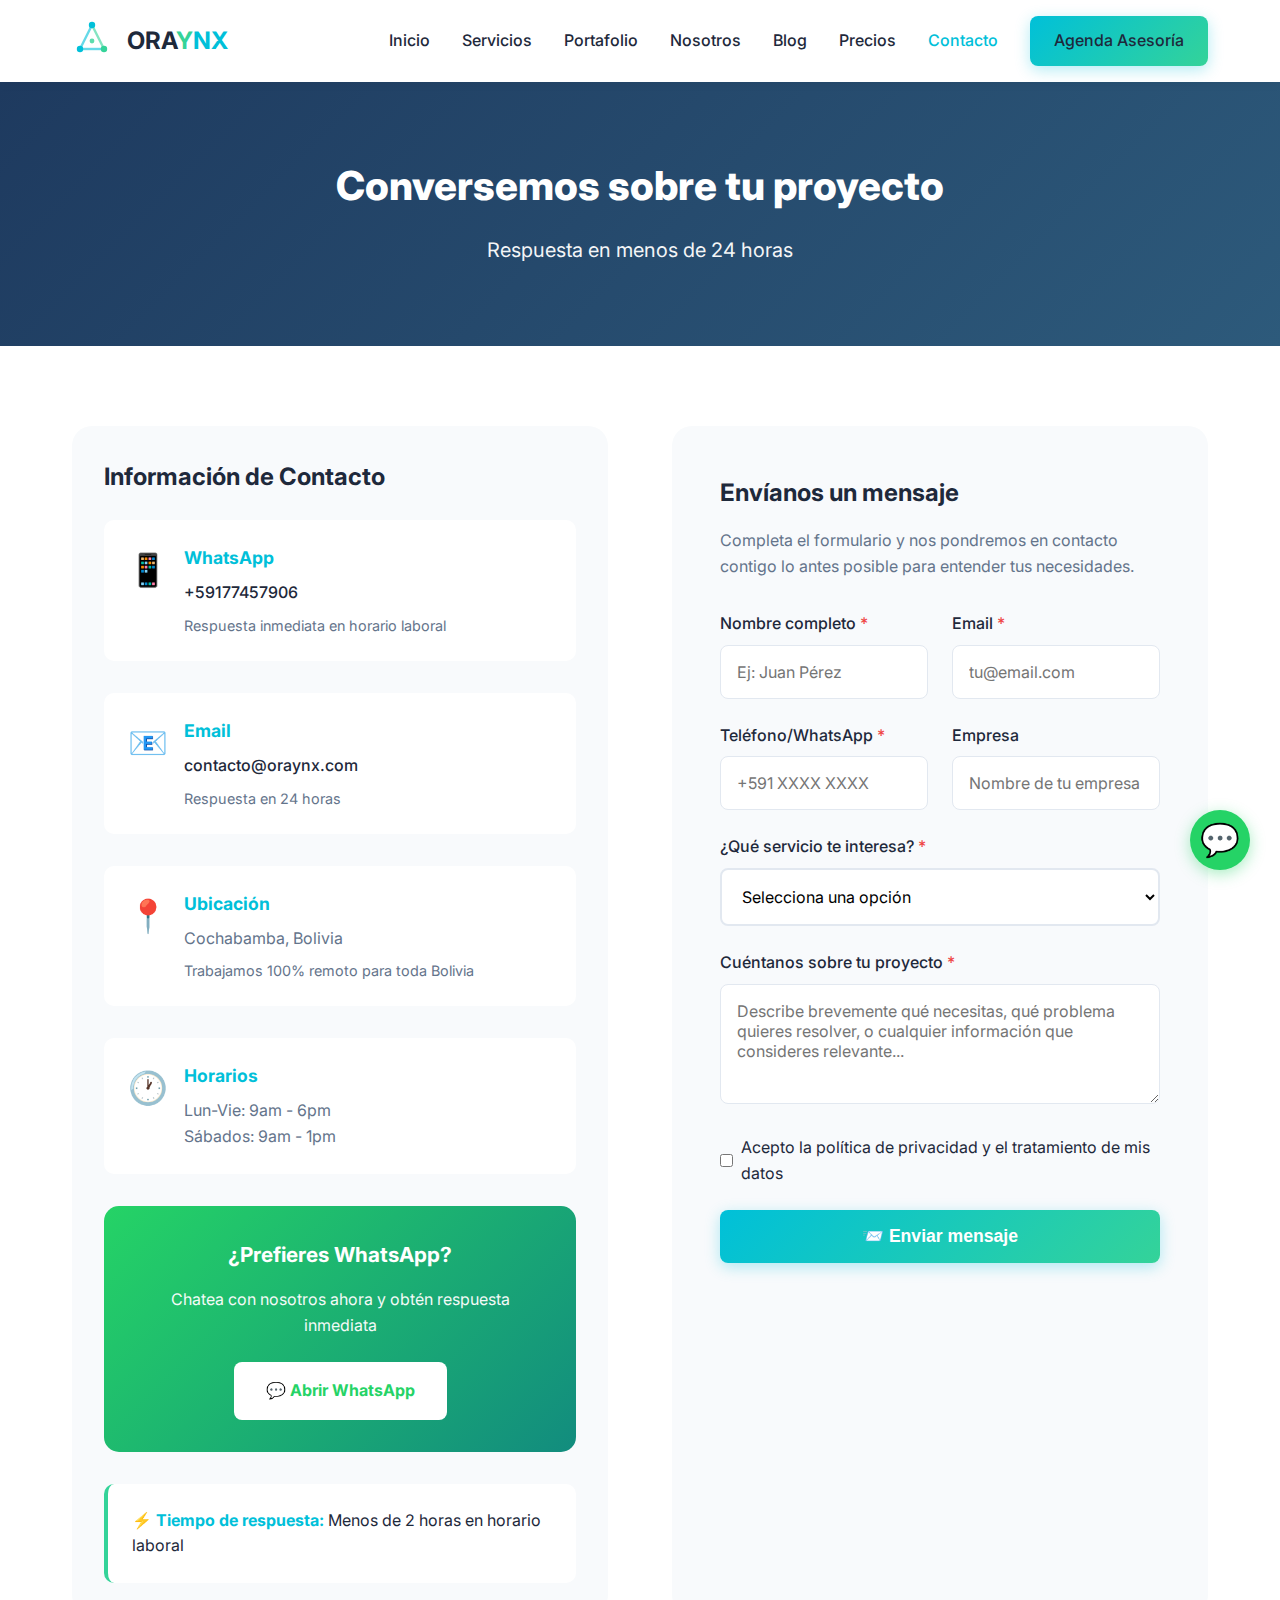
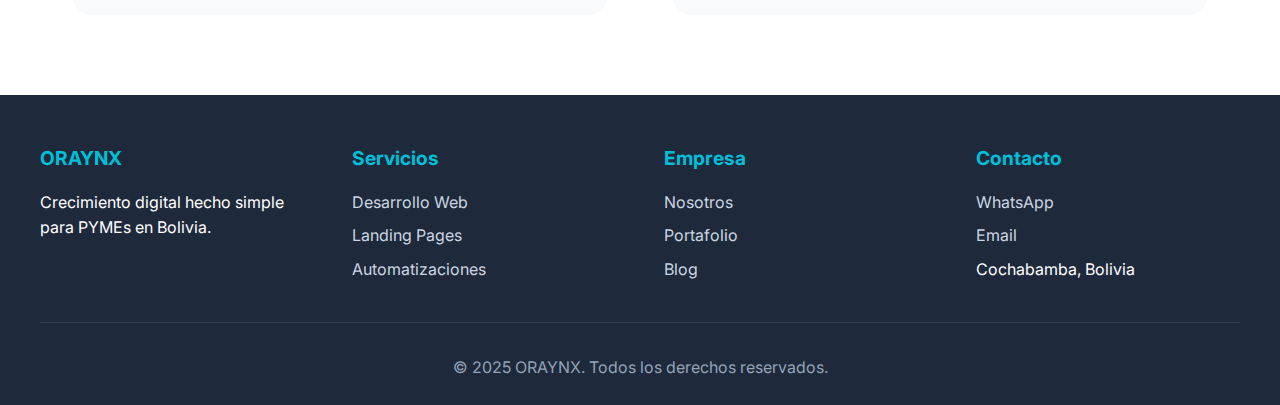
<file: contacto.html>
<!DOCTYPE html>
<html lang="es">

<head>
    <meta charset="UTF-8">
    <meta name="viewport" content="width=device-width, initial-scale=1.0">
    <meta name="description"
        content="Contacta con ORAYNX. Agenda una asesoría gratuita sobre desarrollo web, landing pages y automatizaciones para tu negocio en Bolivia.">
    <title>Contacto - ORAYNX | Agenda tu Asesoría Gratuita</title>

    <link rel="icon" type="image/svg+xml"
        href="data:image/svg+xml,%3Csvg xmlns='http://www.w3.org/2000/svg' viewBox='0 0 100 100'%3E%3Ccircle cx='50' cy='25' r='8' fill='%2300C0D9'/%3E%3Ccircle cx='25' cy='75' r='8' fill='%2300C0D9'/%3E%3Ccircle cx='75' cy='75' r='8' fill='%2334D399'/%3E%3Cline x1='50' y1='25' x2='25' y2='75' stroke='%2300C0D9' stroke-width='3'/%3E%3Cline x1='25' y1='75' x2='75' y2='75' stroke='%2300C0D9' stroke-width='3'/%3E%3Cline x1='75' y1='75' x2='50' y2='25' stroke='%2334D399' stroke-width='3'/%3E%3C/svg%3E">

    <link href="https://fonts.googleapis.com/css2?family=Inter:wght@300;400;500;600;700;800&display=swap"
        rel="stylesheet">

    <!-- Estilos CSS -->
    <link rel="stylesheet" href="css/styles.css">
    <link rel="stylesheet" href="css/componentes.css">
</head>

<body>
    <header>
        <nav>
            <a href="index.html" class="logo">
                <div class="logo-icon">
                    <svg viewBox="0 0 50 50" xmlns="http://www.w3.org/2000/svg">
                        <line x1="25" y1="10" x2="10" y2="40" stroke="#00C0D9" stroke-width="3" opacity="0.6" />
                        <line x1="10" y1="40" x2="40" y2="40" stroke="#00C0D9" stroke-width="3" opacity="0.6" />
                        <line x1="40" y1="40" x2="25" y2="10" stroke="#34D399" stroke-width="3" opacity="0.6" />
                        <circle cx="25" cy="10" r="4" fill="#00C0D9" />
                        <circle cx="10" cy="40" r="4" fill="#00C0D9" />
                        <circle cx="40" cy="40" r="4" fill="#34D399" />
                        <circle cx="25" cy="30" r="3" fill="#34D399" opacity="0.8" />
                    </svg>
                </div>
                <div class="logo-text">
                    <span class="logo-ora">ORA</span><span class="logo-y">Y</span><span class="logo-nx">NX</span>
                </div>
            </a>

            <ul class="nav-links">
                <li><a href="index.html">Inicio</a></li>
                <li><a href="servicios.html">Servicios</a></li>
                <li><a href="portafolio.html">Portafolio</a></li>
                <li><a href="nosotros.html">Nosotros</a></li>
                <li><a href="blog.html">Blog</a></li>
                <li><a href="precios.html">Precios</a></li>
                <li><a href="contacto.html" class="active">Contacto</a></li>
                <li><a href="https://wa.me/59177457906" class="btn-primary">Agenda Asesoría</a></li>
            </ul>

            <button class="mobile-menu-btn">☰</button>
        </nav>
    </header>

    <section class="hero">
        <h1>Conversemos sobre tu proyecto</h1>
        <p>Respuesta en menos de 24 horas</p>
    </section>

    <section class="contact-section">
        <div class="container">
            <div class="contact-grid">
                <!-- Contact Info -->
                <div class="contact-info">
                    <h3>Información de Contacto</h3>

                    <div class="info-item">
                        <div class="info-icon">📱</div>
                        <div class="info-content">
                            <h4>WhatsApp</h4>
                            <p><a href="https://wa.me/59177457906">+59177457906</a></p>
                            <p style="font-size: 0.9rem; margin-top: 0.5rem;">Respuesta inmediata en horario laboral</p>
                        </div>
                    </div>

                    <div class="info-item">
                        <div class="info-icon">📧</div>
                        <div class="info-content">
                            <h4>Email</h4>
                            <p><a href="mailto:contacto@oraynx.com">contacto@oraynx.com</a></p>
                            <p style="font-size: 0.9rem; margin-top: 0.5rem;">Respuesta en 24 horas</p>
                        </div>
                    </div>

                    <div class="info-item">
                        <div class="info-icon">📍</div>
                        <div class="info-content">
                            <h4>Ubicación</h4>
                            <p>Cochabamba, Bolivia</p>
                            <p style="font-size: 0.9rem; margin-top: 0.5rem;">Trabajamos 100% remoto para toda Bolivia
                            </p>
                        </div>
                    </div>

                    <div class="info-item">
                        <div class="info-icon">🕐</div>
                        <div class="info-content">
                            <h4>Horarios</h4>
                            <p>Lun-Vie: 9am - 6pm</p>
                            <p>Sábados: 9am - 1pm</p>
                        </div>
                    </div>

                    <div class="whatsapp-cta">
                        <h4>¿Prefieres WhatsApp?</h4>
                        <p>Chatea con nosotros ahora y obtén respuesta inmediata</p>
                        <a href="https://wa.me/59177457906?text=Hola,%20quiero%20información%20sobre%20sus%20servicios"
                            class="btn-whatsapp">💬 Abrir WhatsApp</a>
                    </div>

                    <div class="response-time">
                        ⚡ <strong>Tiempo de respuesta:</strong> Menos de 2 horas en horario laboral
                    </div>
                </div>

                <!-- Contact Form -->
                <div class="contact-form-container">
                    <h3>Envíanos un mensaje</h3>
                    <p class="form-intro">Completa el formulario y nos pondremos en contacto contigo lo antes posible
                        para entender tus necesidades.</p>

                    <div id="formMessage" class="form-message"></div>

                    <form action="https://formsubmit.co/juanchoquejcg@gmail.com" method="POST">
                        <input type="hidden" name="_next" value="https://oraynx.netlify.app/gracias.html">
                        <div class="form-row">
                            <div class="form-group">
                                <label for="nombre">Nombre completo <span class="required">*</span></label>
                                <input type="text" id="nombre" name="nombre" required placeholder="Ej: Juan Pérez">
                            </div>

                            <div class="form-group">
                                <label for="email">Email <span class="required">*</span></label>
                                <input type="email" id="email" name="email" required placeholder="tu@email.com">
                            </div>
                        </div>

                        <div class="form-row">
                            <div class="form-group">
                                <label for="telefono">Teléfono/WhatsApp <span class="required">*</span></label>
                                <input type="tel" id="telefono" name="telefono" required placeholder="+591 XXXX XXXX">
                            </div>

                            <div class="form-group">
                                <label for="empresa">Empresa</label>
                                <input type="text" id="empresa" name="empresa"
                                    placeholder="Nombre de tu empresa (opcional)">
                            </div>
                        </div>

                        <div class="form-group">
                            <label for="servicio">¿Qué servicio te interesa? <span class="required">*</span></label>
                            <select id="servicio" name="servicio" required>
                                <option value="">Selecciona una opción</option>
                                <option value="web-corporativa">Web Corporativa</option>
                                <option value="landing-page">Landing Page</option>
                                <option value="automatizaciones">Automatizaciones</option>
                                <option value="mantenimiento">Mantenimiento Web</option>
                                <option value="paquete-combo">Paquete Combo</option>
                                <option value="consultoria">Consultoría</option>
                                <option value="otro">Otro</option>
                            </select>
                        </div>

                        <div class="form-group">
                            <label for="mensaje">Cuéntanos sobre tu proyecto <span class="required">*</span></label>
                            <textarea id="mensaje" name="mensaje" required
                                placeholder="Describe brevemente qué necesitas, qué problema quieres resolver, o cualquier información que consideres relevante..."></textarea>
                        </div>

                        <div class="checkbox-group">
                            <input type="checkbox" id="privacidad" name="privacidad" required>
                            <label for="privacidad">Acepto la política de privacidad y el tratamiento de mis
                                datos</label>
                        </div>

                        <button type="submit" class="btn-submit" id="submitBtn">
                            📨 Enviar mensaje
                        </button>
                    </form>
                </div>
            </div>
        </div>
    </section>

    <footer>
        <div class="footer-content">
            <div class="footer-column">
                <h4>ORAYNX</h4>
                <p>Crecimiento digital hecho simple para PYMEs en Bolivia.</p>
            </div>

            <div class="footer-column">
                <h4>Servicios</h4>
                <ul>
                    <li><a href="servicios.html">Desarrollo Web</a></li>
                    <li><a href="servicios.html">Landing Pages</a></li>
                    <li><a href="servicios.html">Automatizaciones</a></li>
                </ul>
            </div>

            <div class="footer-column">
                <h4>Empresa</h4>
                <ul>
                    <li><a href="nosotros.html">Nosotros</a></li>
                    <li><a href="portafolio.html">Portafolio</a></li>
                    <li><a href="blog.html">Blog</a></li>
                </ul>
            </div>

            <div class="footer-column">
                <h4>Contacto</h4>
                <ul>
                    <li><a href="https://wa.me/59177457906">WhatsApp</a></li>
                    <li><a href="mailto:contacto@oraynx.com">Email</a></li>
                    <li>Cochabamba, Bolivia</li>
                </ul>
            </div>
        </div>

        <div class="footer-bottom">
            <p>&copy; 2025 ORAYNX. Todos los derechos reservados.</p>
        </div>
    </footer>

    <a href="https://wa.me/59177457906" class="whatsapp-float">💬</a>

    <script>
        // Mobile menu toggle
        document.querySelector('.mobile-menu-btn').addEventListener('click', function () {
            const navLinks = document.querySelector('.nav-links');
            if (navLinks.style.display === 'flex') {
                navLinks.style.display = 'none';
            } else {
                navLinks.style.display = 'flex';
                navLinks.style.flexDirection = 'column';
                navLinks.style.position = 'absolute';
                navLinks.style.top = '100%';
                navLinks.style.left = '0';
                navLinks.style.right = '0';
                navLinks.style.background = 'white';
                navLinks.style.padding = '1rem';
                navLinks.style.boxShadow = '0 4px 10px rgba(0,0,0,0.1)';
            }
        });

        // Manejador del formulario
        document.getElementById('contactForm').addEventListener('submit', async function (e) {
            e.preventDefault();

            const submitBtn = document.getElementById('submitBtn');
            const formMessage = document.getElementById('formMessage');
            const originalText = submitBtn.textContent;

            // Deshabilitar botón y mostrar loading
            submitBtn.disabled = true;
            submitBtn.textContent = '⏳ Enviando...';
            formMessage.className = 'form-message';
            formMessage.textContent = '';

            // Recopilar datos del formulario
            const formData = {
                nombre: document.getElementById('nombre').value,
                email: document.getElementById('email').value,
                telefono: document.getElementById('telefono').value,
                empresa: document.getElementById('empresa').value,
                servicio: document.getElementById('servicio').value,
                mensaje: document.getElementById('mensaje').value,
                privacidad: document.getElementById('privacidad').checked,
                fecha: new Date().toISOString(),
                origen: 'web-contacto'
            };

            try {
                // OPCIÓN 1: Enviar a n8n (reemplaza con tu webhook real)
                // const response = await fetch('https://tu-n8n-instance.com/webhook/contacto', {
                //     method: 'POST',
                //     headers: { 'Content-Type': 'application/json' },
                //     body: JSON.stringify(formData)
                // });

                // OPCIÓN 2: Usar FormSubmit (sin necesidad de n8n)
                // const form = document.createElement('form');
                // form.method = 'POST';
                // form.action = 'https://formsubmit.co/lazosonline2@gmail.com';

                // Campos ocultos de configuración FormSubmit
                // const hiddenFields = {
                //     '_subject': `Nuevo contacto ORAYNX: ${formData.nombre}`,
                //     '_template': 'table',
                //     '_next': window.location.origin + '/gracias.html'
                // };

                // Agregar todos los campos
                Object.entries({ ...formData, ...hiddenFields }).forEach(([key, value]) => {
                    const input = document.createElement('input');
                    input.type = 'hidden';
                    input.name = key;
                    input.value = value;
                    form.appendChild(input);
                });

                document.body.appendChild(form);
                form.submit();

                // Si usas n8n, descomentar esto:
                // if (!response.ok) throw new Error('Error al enviar');
                // formMessage.className = 'form-message success';
                // formMessage.textContent = '✅ ¡Mensaje enviado! Te contactaremos pronto.';
                // document.getElementById('contactForm').reset();
                // setTimeout(() => { window.location.href = 'gracias.html'; }, 2000);

            } catch (error) {
                console.error('Error:', error);
                formMessage.className = 'form-message error';
                formMessage.textContent = '❌ Hubo un error al enviar el mensaje. Por favor intenta nuevamente o escríbenos por WhatsApp.';
                submitBtn.disabled = false;
                submitBtn.textContent = originalText;
            }
        });
    </script>
</body>

</html>
</file>
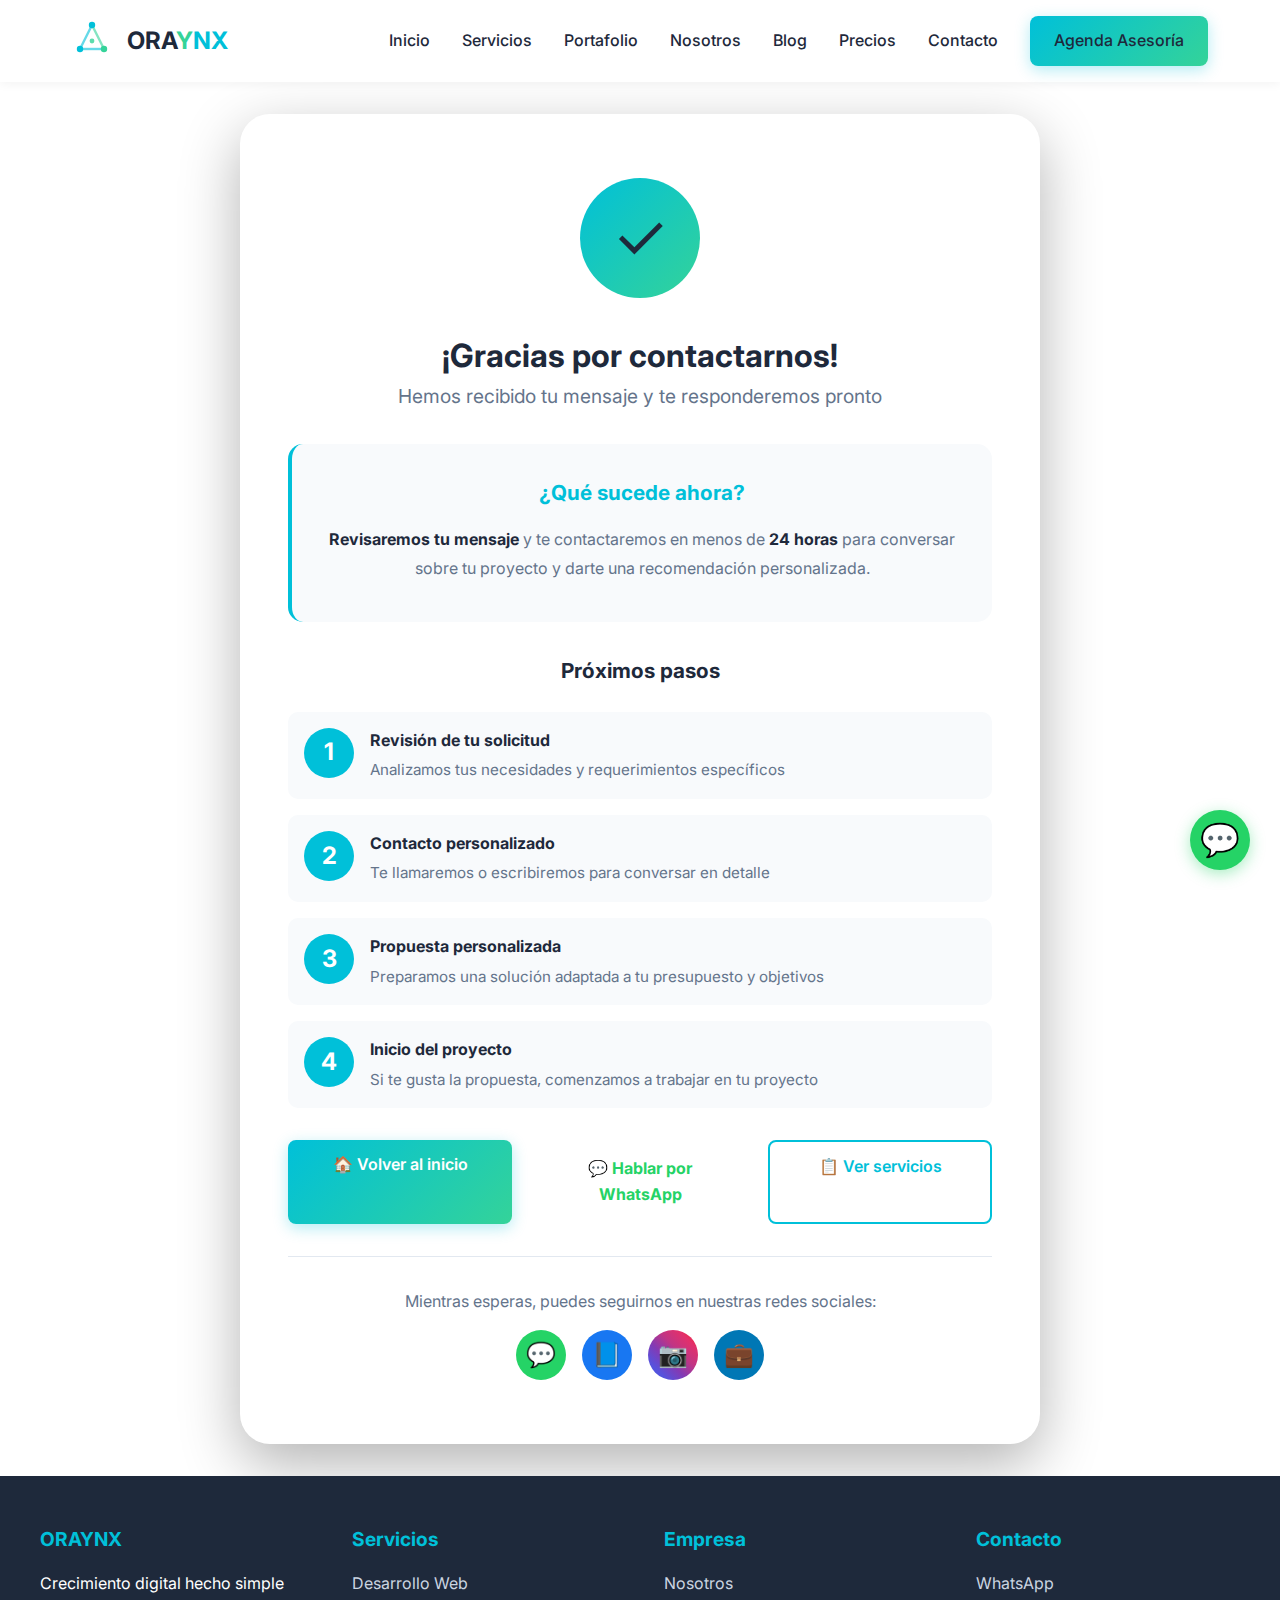
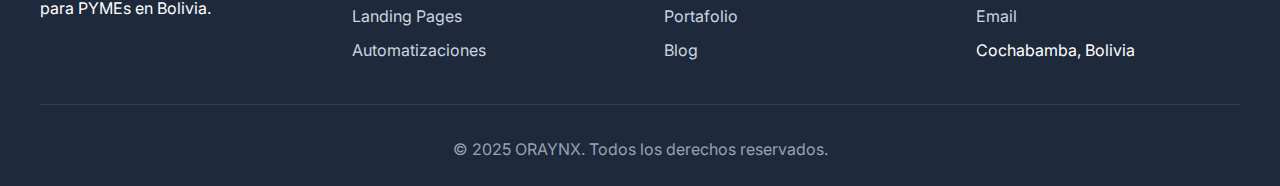
<file: gracias.html>
<!DOCTYPE html>
<html lang="es">

<head>
    <meta charset="UTF-8">
    <meta name="viewport" content="width=device-width, initial-scale=1.0">
    <meta name="description"
        content="Gracias por contactar con ORAYNX. Hemos recibido tu mensaje y te responderemos pronto.">
    <title>¡Gracias por contactarnos! - ORAYNX</title>

    <link rel="icon" type="image/svg+xml"
        href="data:image/svg+xml,%3Csvg xmlns='http://www.w3.org/2000/svg' viewBox='0 0 100 100'%3E%3Ccircle cx='50' cy='25' r='8' fill='%2300C0D9'/%3E%3Ccircle cx='25' cy='75' r='8' fill='%2300C0D9'/%3E%3Ccircle cx='75' cy='75' r='8' fill='%2334D399'/%3E%3Cline x1='50' y1='25' x2='25' y2='75' stroke='%2300C0D9' stroke-width='3'/%3E%3Cline x1='25' y1='75' x2='75' y2='75' stroke='%2300C0D9' stroke-width='3'/%3E%3Cline x1='75' y1='75' x2='50' y2='25' stroke='%2334D399' stroke-width='3'/%3E%3C/svg%3E">

    <link href="https://fonts.googleapis.com/css2?family=Inter:wght@300;400;500;600;700;800&display=swap"
        rel="stylesheet">

    <!-- CSS Files -->
    <link rel="stylesheet" href="css/styles.css">
    <link rel="stylesheet" href="css/componentes.css">
</head>
<body>
    <header>
        <nav>
            <a href="index.html" class="logo">
                <div class="logo-icon">
                    <svg viewBox="0 0 50 50" xmlns="http://www.w3.org/2000/svg">
                        <line x1="25" y1="10" x2="10" y2="40" stroke="#00C0D9" stroke-width="3" opacity="0.6"/>
                        <line x1="10" y1="40" x2="40" y2="40" stroke="#00C0D9" stroke-width="3" opacity="0.6"/>
                        <line x1="40" y1="40" x2="25" y2="10" stroke="#34D399" stroke-width="3" opacity="0.6"/>
                        <circle cx="25" cy="10" r="4" fill="#00C0D9"/>
                        <circle cx="10" cy="40" r="4" fill="#00C0D9"/>
                        <circle cx="40" cy="40" r="4" fill="#34D399"/>
                        <circle cx="25" cy="30" r="3" fill="#34D399" opacity="0.8"/>
                    </svg>
                </div>
                <div class="logo-text">
                    <span class="logo-ora">ORA</span><span class="logo-y">Y</span><span class="logo-nx">NX</span>
                </div>
            </a>
            
            <ul class="nav-links">
                <li><a href="index.html">Inicio</a></li>
                <li><a href="servicios.html">Servicios</a></li>
                <li><a href="portafolio.html">Portafolio</a></li>
                <li><a href="nosotros.html">Nosotros</a></li>
                <li><a href="blog.html">Blog</a></li>
                <li><a href="precios.html">Precios</a></li>
                <li><a href="contacto.html">Contacto</a></li>
                <li><a href="https://wa.me/59100000000" class="btn-primary">Agenda Asesoría</a></li>
            </ul>
            
            <button class="mobile-menu-btn">☰</button>
        </nav>
    </header>

    <main class="container">
        <div class="thank-you-card">
            <div class="success-icon">✓</div>
            <h1>¡Gracias por contactarnos!</h1>
            <p class="subtitle">Hemos recibido tu mensaje y te responderemos pronto</p>
            
            <div class="info-box">
                <h3>¿Qué sucede ahora?</h3>
                <p><strong>Revisaremos tu mensaje</strong> y te contactaremos en menos de <strong>24 horas</strong> para conversar sobre tu proyecto y darte una recomendación personalizada.</p>
            </div>
            
            <div class="next-steps">
                <h3>Próximos pasos</h3>
                
                <div class="step">
                    <div class="step-number">1</div>
                    <div class="step-content">
                        <strong>Revisión de tu solicitud</strong>
                        <span>Analizamos tus necesidades y requerimientos específicos</span>
                    </div>
                </div>
                
                <div class="step">
                    <div class="step-number">2</div>
                    <div class="step-content">
                        <strong>Contacto personalizado</strong>
                        <span>Te llamaremos o escribiremos para conversar en detalle</span>
                    </div>
                </div>
                
                <div class="step">
                    <div class="step-number">3</div>
                    <div class="step-content">
                        <strong>Propuesta personalizada</strong>
                        <span>Preparamos una solución adaptada a tu presupuesto y objetivos</span>
                    </div>
                </div>
                
                <div class="step">
                    <div class="step-number">4</div>
                    <div class="step-content">
                        <strong>Inicio del proyecto</strong>
                        <span>Si te gusta la propuesta, comenzamos a trabajar en tu proyecto</span>
                    </div>
                </div>
            </div>
            
            <div class="actions">
                <a href="index.html" class="btn btn-primary">
                    🏠 Volver al inicio
                </a>
                
                <a href="https://wa.me/59100000000?text=Hola,%20ya%20envié%20el%20formulario%20y%20quiero%20conversar%20ahora" class="btn btn-whatsapp">
                    💬 Hablar por WhatsApp
                </a>
                
                <a href="servicios.html" class="btn btn-secondary">
                    📋 Ver servicios
                </a>
            </div>
            
            <div class="social-links">
                <p>Mientras esperas, puedes seguirnos en nuestras redes sociales:</p>
                <div class="social-icons">
                    <a href="https://wa.me/59100000000" class="social-icon whatsapp">
                        💬
                    </a>
                    <a href="#" class="social-icon facebook">
                        📘
                    </a>
                    <a href="#" class="social-icon instagram">
                        📷
                    </a>
                    <a href="#" class="social-icon linkedin">
                        💼
                    </a>
                </div>
            </div>
        </div>
    </main>

    <footer>
        <div class="footer-content">
            <div class="footer-column">
                <h4>ORAYNX</h4>
                <p>Crecimiento digital hecho simple para PYMEs en Bolivia.</p>
            </div>
            
            <div class="footer-column">
                <h4>Servicios</h4>
                <ul>
                    <li><a href="servicios.html">Desarrollo Web</a></li>
                    <li><a href="servicios.html">Landing Pages</a></li>
                    <li><a href="servicios.html">Automatizaciones</a></li>
                </ul>
            </div>
            
            <div class="footer-column">
                <h4>Empresa</h4>
                <ul>
                    <li><a href="nosotros.html">Nosotros</a></li>
                    <li><a href="portafolio.html">Portafolio</a></li>
                    <li><a href="blog.html">Blog</a></li>
                </ul>
            </div>
            
            <div class="footer-column">
                <h4>Contacto</h4>
                <ul>
                    <li><a href="https://wa.me/59100000000">WhatsApp</a></li>
                    <li><a href="mailto:contacto@oraynx.com">Email</a></li>
                    <li>Cochabamba, Bolivia</li>
                </ul>
            </div>
        </div>
        
        <div class="footer-bottom">
            <p>&copy; 2025 ORAYNX. Todos los derechos reservados.</p>
        </div>
    </footer>

    <a href="https://wa.me/59100000000" class="whatsapp-float">💬</a>

    <script>
        // Mobile menu toggle
        document.querySelector('.mobile-menu-btn').addEventListener('click', function() {
            const navLinks = document.querySelector('.nav-links');
            if (navLinks.style.display === 'flex') {
                navLinks.style.display = 'none';
            } else {
                navLinks.style.display = 'flex';
                navLinks.style.flexDirection = 'column';
                navLinks.style.position = 'absolute';
                navLinks.style.top = '100%';
                navLinks.style.left = '0';
                navLinks.style.right = '0';
                navLinks.style.background = 'white';
                navLinks.style.padding = '1rem';
                navLinks.style.boxShadow = '0 4px 10px rgba(0,0,0,0.1)';
            }
        });
        // Auto-redirect after 10 seconds (optional)
        setTimeout(() => {
            const userResponse = confirm('¿Te gustaría ser redirigido a la página principal mientras esperas nuestra respuesta?');
            if (userResponse) {
                window.location.href = 'index.html';
            }
        }, 10000);

        // Track page view for analytics (if you have analytics)
        if (typeof gtag !== 'undefined') {
            gtag('event', 'page_view', {
                page_title: 'Gracias - Contacto',
                page_location: window.location.href
            });
        }
    </script>
</body>
</html>
</file>
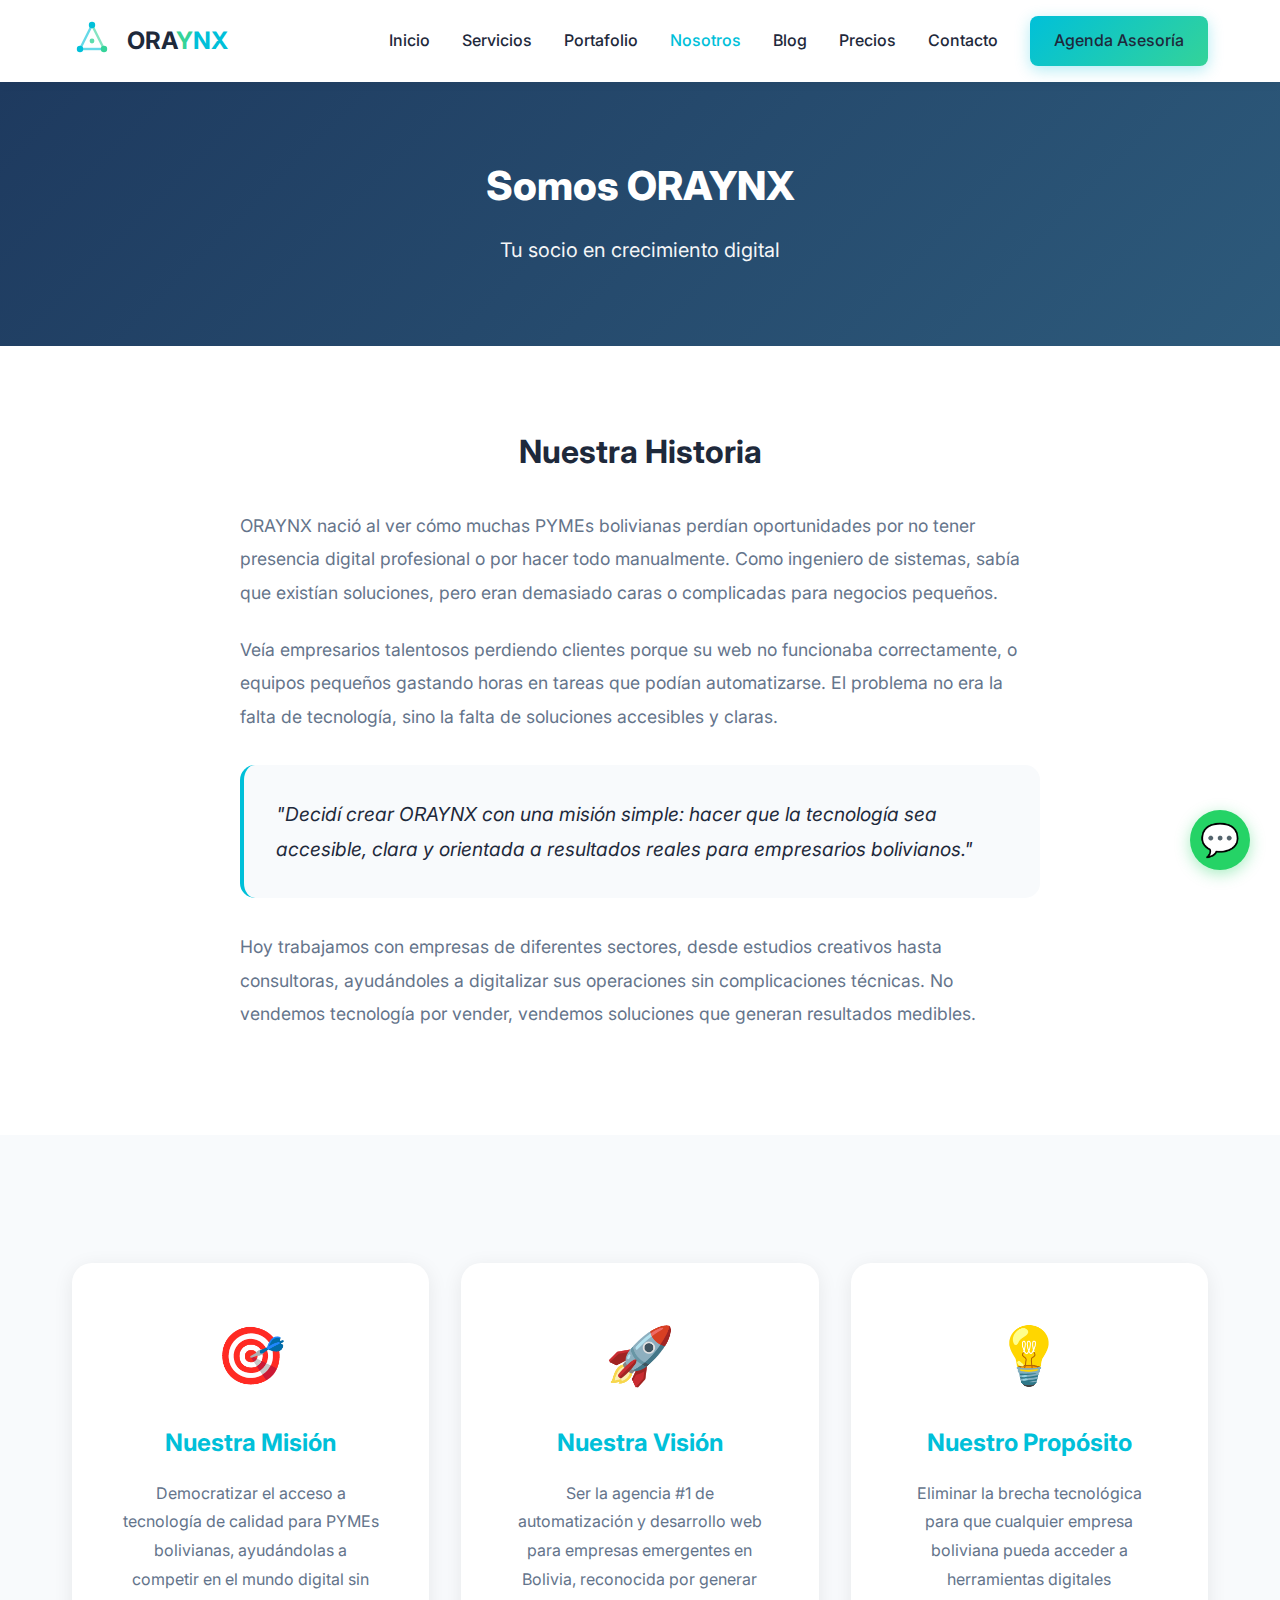
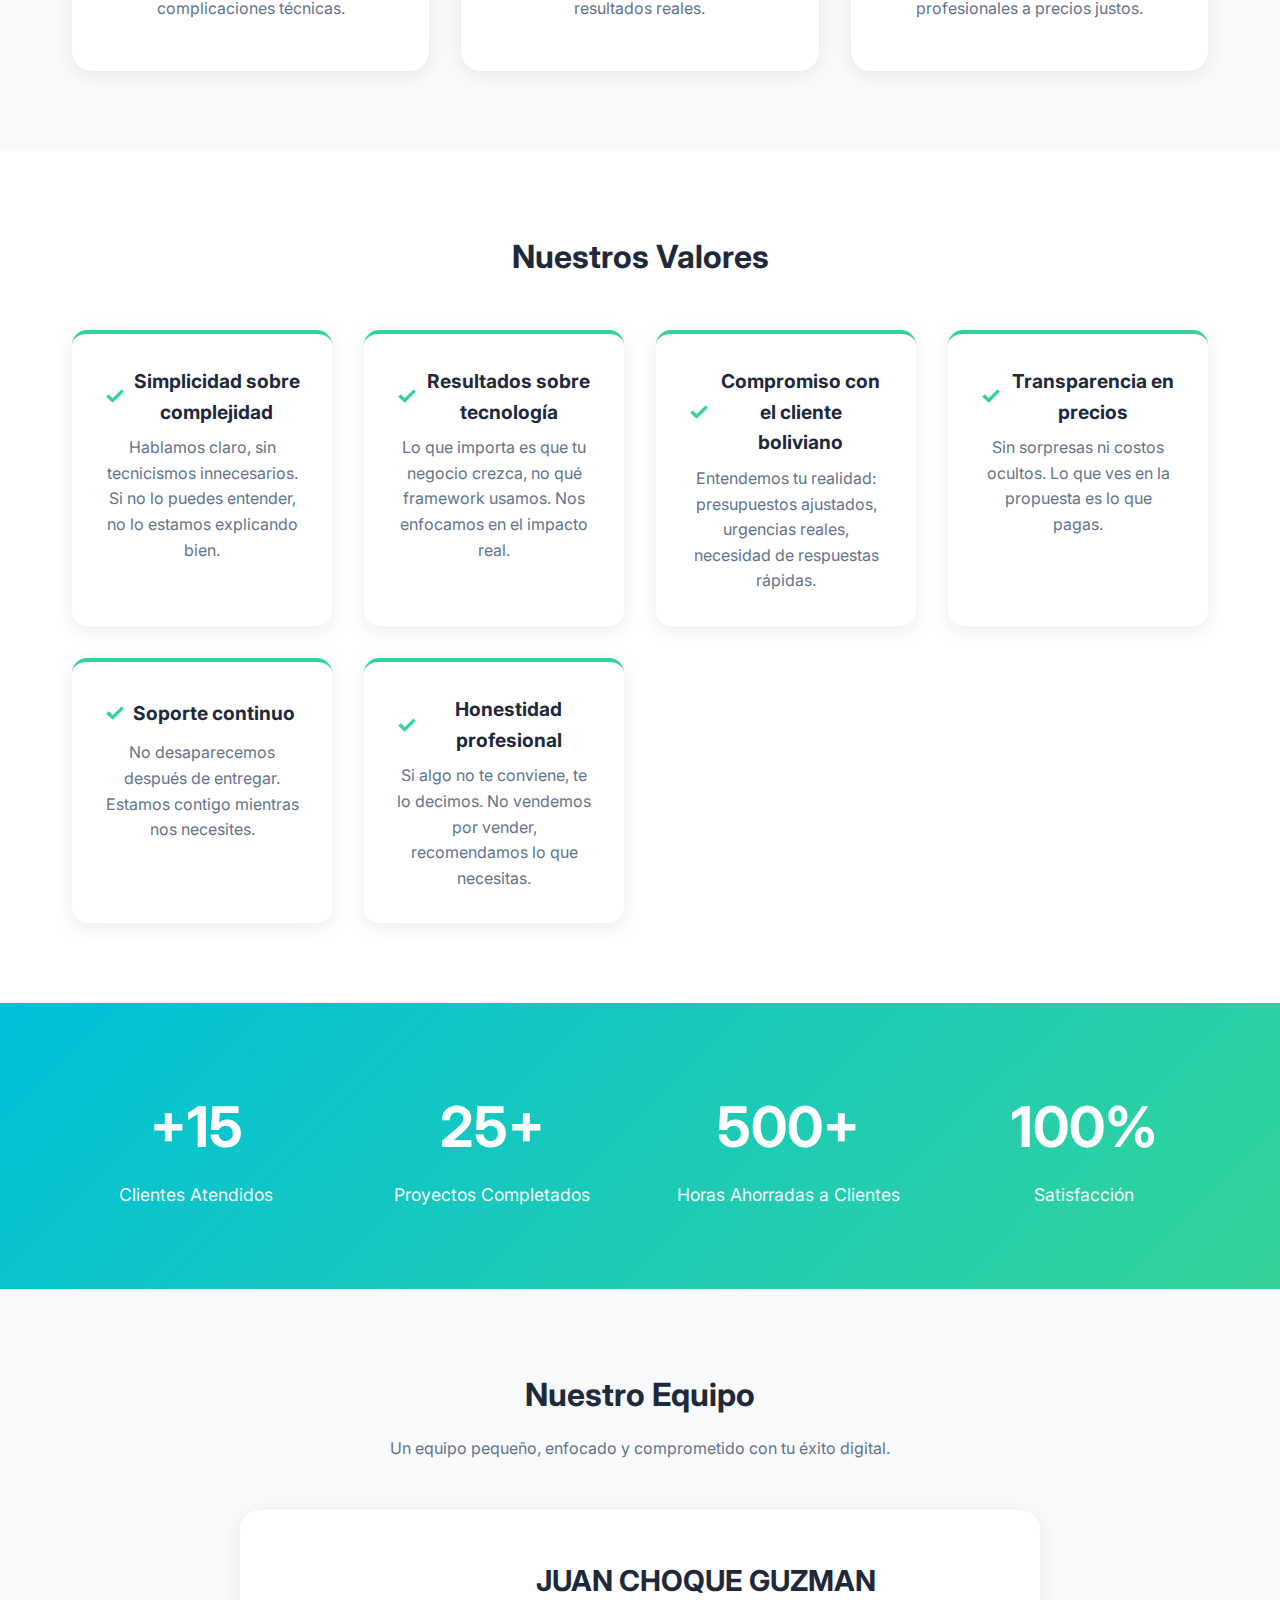
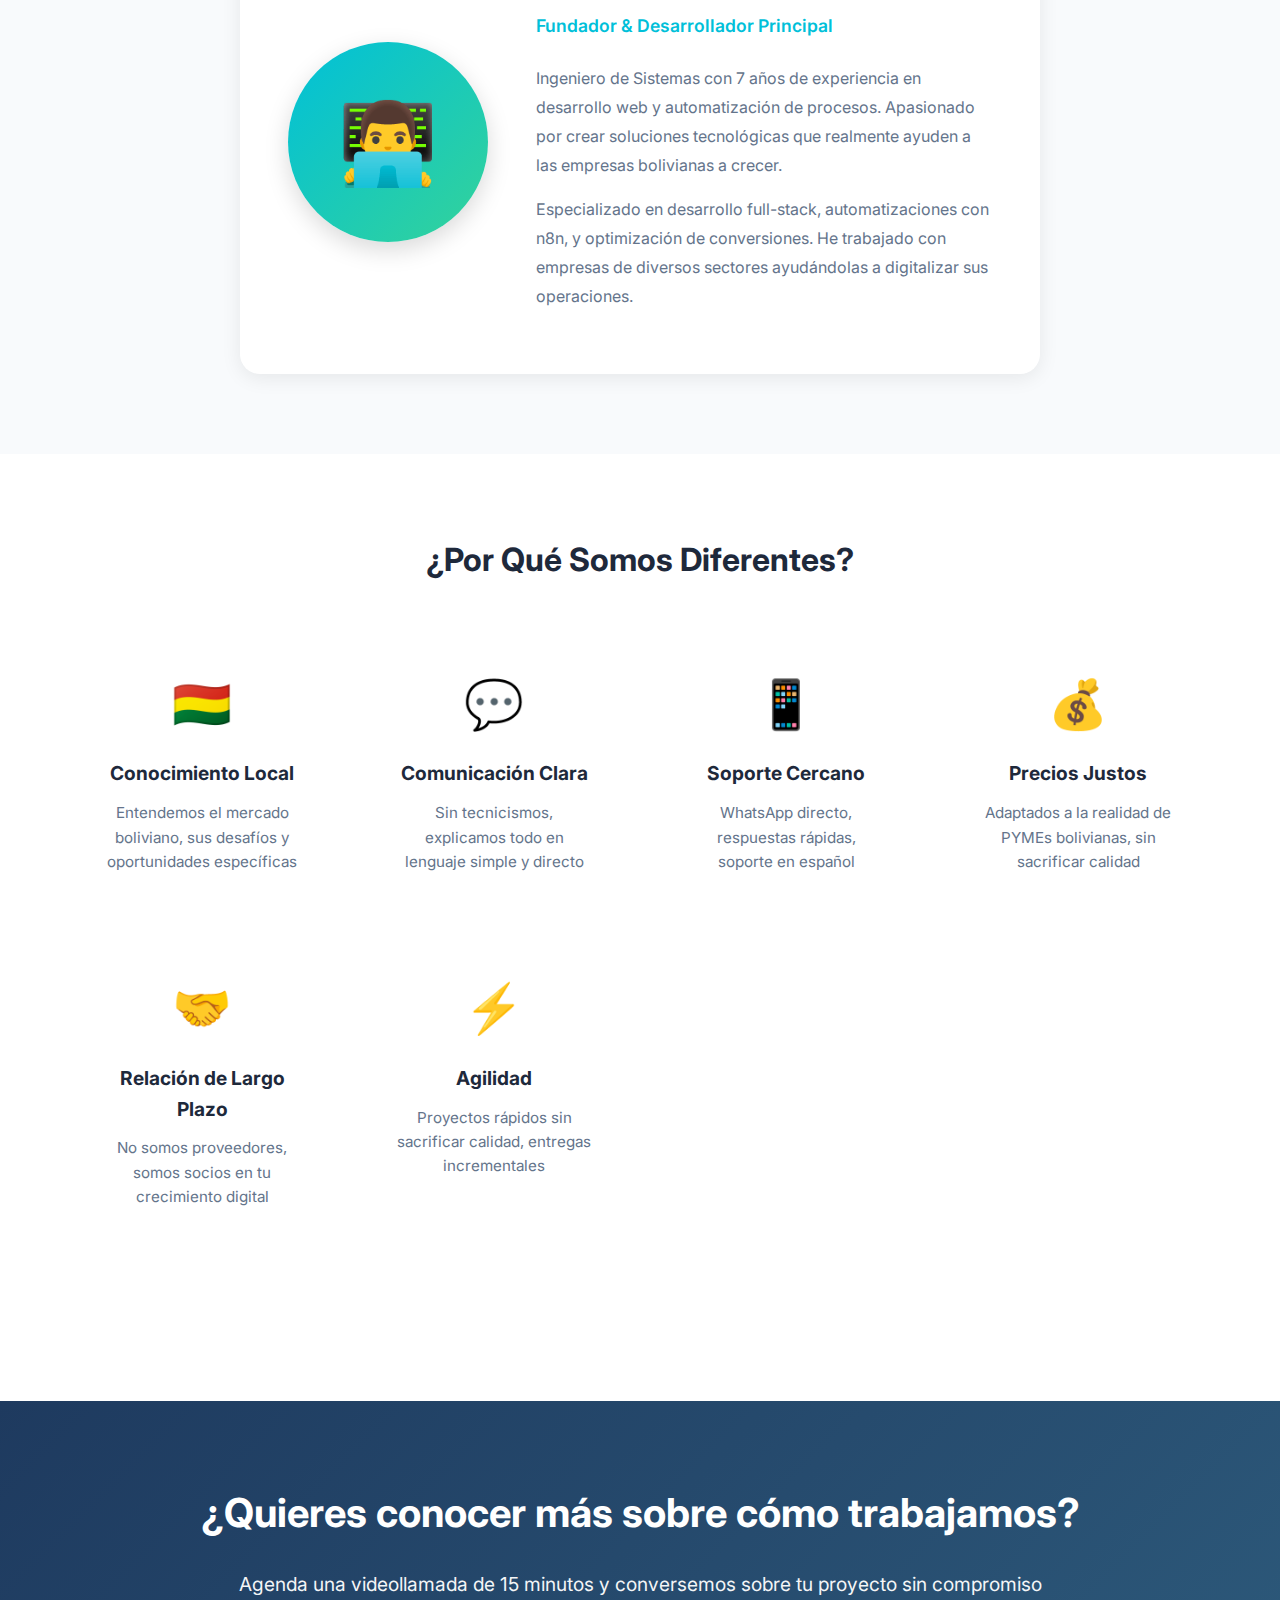
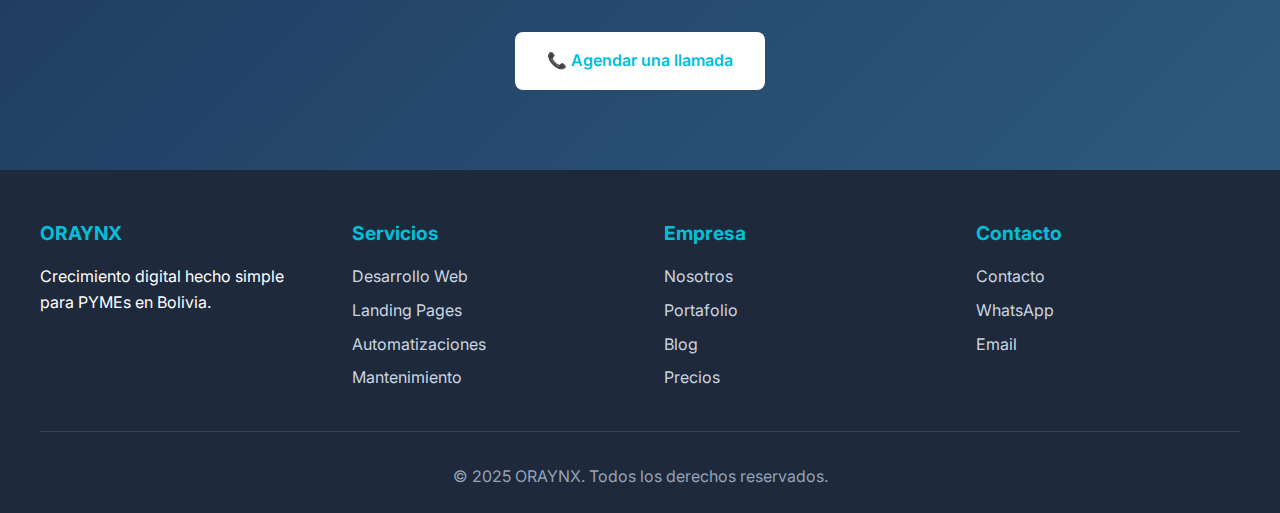
<file: nosotros.html>
<!DOCTYPE html>
<html lang="es">
<head>
    <meta charset="UTF-8">
    <meta name="viewport" content="width=device-width, initial-scale=1.0">
    <meta name="description" content="Conoce a ORAYNX - Agencia digital boliviana especializada en desarrollo web y automatizaciones para PYMEs. Nuestra historia, misión y valores.">
    <title>Nosotros - ORAYNX | Nuestra Historia y Misión</title>
    
    <link rel="icon" type="image/svg+xml" href="data:image/svg+xml,%3Csvg xmlns='http://www.w3.org/2000/svg' viewBox='0 0 100 100'%3E%3Ccircle cx='50' cy='25' r='8' fill='%2300C0D9'/%3E%3Ccircle cx='25' cy='75' r='8' fill='%2300C0D9'/%3E%3Ccircle cx='75' cy='75' r='8' fill='%2334D399'/%3E%3Cline x1='50' y1='25' x2='25' y2='75' stroke='%2300C0D9' stroke-width='3'/%3E%3Cline x1='25' y1='75' x2='75' y2='75' stroke='%2300C0D9' stroke-width='3'/%3E%3Cline x1='75' y1='75' x2='50' y2='25' stroke='%2334D399' stroke-width='3'/%3E%3C/svg%3E">
    
    <link href="https://fonts.googleapis.com/css2?family=Inter:wght@300;400;500;600;700;800&display=swap" rel="stylesheet">
    
    <!-- Estilos CSS -->
    <link rel="stylesheet" href="css/styles.css">
    <link rel="stylesheet" href="css/componentes.css">
</head>
<body>
    <header>
        <nav>
            <a href="index.html" class="logo">
                <div class="logo-icon">
                    <svg viewBox="0 0 50 50" xmlns="http://www.w3.org/2000/svg">
                        <line x1="25" y1="10" x2="10" y2="40" stroke="#00C0D9" stroke-width="3" opacity="0.6"/>
                        <line x1="10" y1="40" x2="40" y2="40" stroke="#00C0D9" stroke-width="3" opacity="0.6"/>
                        <line x1="40" y1="40" x2="25" y2="10" stroke="#34D399" stroke-width="3" opacity="0.6"/>
                        <circle cx="25" cy="10" r="4" fill="#00C0D9"/>
                        <circle cx="10" cy="40" r="4" fill="#00C0D9"/>
                        <circle cx="40" cy="40" r="4" fill="#34D399"/>
                        <circle cx="25" cy="30" r="3" fill="#34D399" opacity="0.8"/>
                    </svg>
                </div>
                <div class="logo-text">
                    <span class="logo-ora">ORA</span><span class="logo-y">Y</span><span class="logo-nx">NX</span>
                </div>
            </a>
            
            <ul class="nav-links">
                <li><a href="index.html">Inicio</a></li>
                <li><a href="servicios.html">Servicios</a></li>
                <li><a href="portafolio.html">Portafolio</a></li>
                <li><a href="nosotros.html" class="active">Nosotros</a></li>
                <li><a href="blog.html">Blog</a></li>
                <li><a href="precios.html">Precios</a></li>
                <li><a href="contacto.html">Contacto</a></li>
                <li><a href="https://wa.me/59177457906" class="btn-primary">Agenda Asesoría</a></li>
            </ul>
            
            <button class="mobile-menu-btn">☰</button>
        </nav>
    </header>

    <section class="hero">
        <h1>Somos ORAYNX</h1>
        <p>Tu socio en crecimiento digital</p>
    </section>

    <!-- Historia -->
    <section class="section story-section">
        <div class="container">
            <div class="story-content">
                <h2>Nuestra Historia</h2>
                
                <p class="story-text">
                    ORAYNX nació al ver cómo muchas PYMEs bolivianas perdían oportunidades por no tener presencia digital profesional o por hacer todo manualmente. Como ingeniero de sistemas, sabía que existían soluciones, pero eran demasiado caras o complicadas para negocios pequeños.
                </p>
                
                <p class="story-text">
                    Veía empresarios talentosos perdiendo clientes porque su web no funcionaba correctamente, o equipos pequeños gastando horas en tareas que podían automatizarse. El problema no era la falta de tecnología, sino la falta de soluciones accesibles y claras.
                </p>
                
                <div class="highlight-box">
                    <p>
                        "Decidí crear ORAYNX con una misión simple: hacer que la tecnología sea accesible, clara y orientada a resultados reales para empresarios bolivianos."
                    </p>
                </div>
                
                <p class="story-text">
                    Hoy trabajamos con empresas de diferentes sectores, desde estudios creativos hasta consultoras, ayudándoles a digitalizar sus operaciones sin complicaciones técnicas. No vendemos tecnología por vender, vendemos soluciones que generan resultados medibles.
                </p>
            </div>
        </div>
    </section>

    <!-- Misión, Visión -->
    <section class="section mission-section">
        <div class="container">
            <div class="mission-grid">
                <div class="mission-card">
                    <div class="mission-icon">🎯</div>
                    <h3>Nuestra Misión</h3>
                    <p>
                        Democratizar el acceso a tecnología de calidad para PYMEs bolivianas, ayudándolas a competir en el mundo digital sin complicaciones técnicas.
                    </p>
                </div>
                
                <div class="mission-card">
                    <div class="mission-icon">🚀</div>
                    <h3>Nuestra Visión</h3>
                    <p>
                        Ser la agencia #1 de automatización y desarrollo web para empresas emergentes en Bolivia, reconocida por generar resultados reales.
                    </p>
                </div>
                
                <div class="mission-card">
                    <div class="mission-icon">💡</div>
                    <h3>Nuestro Propósito</h3>
                    <p>
                        Eliminar la brecha tecnológica para que cualquier empresa boliviana pueda acceder a herramientas digitales profesionales a precios justos.
                    </p>
                </div>
            </div>
        </div>
    </section>

    <!-- Valores -->
    <section class="section values-section">
        <div class="container">
            <h2>Nuestros Valores</h2>
            
            <div class="values-grid">
                <div class="value-card">
                    <h4>Simplicidad sobre complejidad</h4>
                    <p>Hablamos claro, sin tecnicismos innecesarios. Si no lo puedes entender, no lo estamos explicando bien.</p>
                </div>
                
                <div class="value-card">
                    <h4>Resultados sobre tecnología</h4>
                    <p>Lo que importa es que tu negocio crezca, no qué framework usamos. Nos enfocamos en el impacto real.</p>
                </div>
                
                <div class="value-card">
                    <h4>Compromiso con el cliente boliviano</h4>
                    <p>Entendemos tu realidad: presupuestos ajustados, urgencias reales, necesidad de respuestas rápidas.</p>
                </div>
                
                <div class="value-card">
                    <h4>Transparencia en precios</h4>
                    <p>Sin sorpresas ni costos ocultos. Lo que ves en la propuesta es lo que pagas.</p>
                </div>
                
                <div class="value-card">
                    <h4>Soporte continuo</h4>
                    <p>No desaparecemos después de entregar. Estamos contigo mientras nos necesites.</p>
                </div>
                
                <div class="value-card">
                    <h4>Honestidad profesional</h4>
                    <p>Si algo no te conviene, te lo decimos. No vendemos por vender, recomendamos lo que necesitas.</p>
                </div>
            </div>
        </div>
    </section>

    <!-- Estadísticas -->
    <section class="stats-section">
        <div class="container">
            <div class="stats-grid">
                <div class="stat-item">
                    <h3>+15</h3>
                    <p>Clientes Atendidos</p>
                </div>
                
                <div class="stat-item">
                    <h3>25+</h3>
                    <p>Proyectos Completados</p>
                </div>
                
                <div class="stat-item">
                    <h3>500+</h3>
                    <p>Horas Ahorradas a Clientes</p>
                </div>
                
                <div class="stat-item">
                    <h3>100%</h3>
                    <p>Satisfacción</p>
                </div>
            </div>
        </div>
    </section>

    <!-- Equipo -->
    <section class="section team-section">
        <div class="container">
            <h2>Nuestro Equipo</h2>
            <p class="team-intro">
                Un equipo pequeño, enfocado y comprometido con tu éxito digital.
            </p>
            
            <div class="team-member">
                <div class="member-photo">👨‍💻</div>
                <div class="member-info">
                    <h3>JUAN CHOQUE GUZMAN</h3>
                    <p class="member-role">Fundador & Desarrollador Principal</p>
                    <p class="member-bio">
                        Ingeniero de Sistemas con 7 años de experiencia en desarrollo web y automatización de procesos. Apasionado por crear soluciones tecnológicas que realmente ayuden a las empresas bolivianas a crecer.
                    </p>
                    <p class="member-bio">
                        Especializado en desarrollo full-stack, automatizaciones con n8n, y optimización de conversiones. He trabajado con empresas de diversos sectores ayudándolas a digitalizar sus operaciones.
                    </p>
                </div>
            </div>
        </div>
    </section>

    <!-- Diferenciadores -->
    <section class="section differentiators-section">
        <div class="container">
            <h2>¿Por Qué Somos Diferentes?</h2>
            
            <div class="diff-grid">
                <div class="diff-card">
                    <div class="diff-icon">🇧🇴</div>
                    <h4>Conocimiento Local</h4>
                    <p>Entendemos el mercado boliviano, sus desafíos y oportunidades específicas</p>
                </div>
                
                <div class="diff-card">
                    <div class="diff-icon">💬</div>
                    <h4>Comunicación Clara</h4>
                    <p>Sin tecnicismos, explicamos todo en lenguaje simple y directo</p>
                </div>
                
                <div class="diff-card">
                    <div class="diff-icon">📱</div>
                    <h4>Soporte Cercano</h4>
                    <p>WhatsApp directo, respuestas rápidas, soporte en español</p>
                </div>
                
                <div class="diff-card">
                    <div class="diff-icon">💰</div>
                    <h4>Precios Justos</h4>
                    <p>Adaptados a la realidad de PYMEs bolivianas, sin sacrificar calidad</p>
                </div>
                
                <div class="diff-card">
                    <div class="diff-icon">🤝</div>
                    <h4>Relación de Largo Plazo</h4>
                    <p>No somos proveedores, somos socios en tu crecimiento digital</p>
                </div>
                
                <div class="diff-card">
                    <div class="diff-icon">⚡</div>
                    <h4>Agilidad</h4>
                    <p>Proyectos rápidos sin sacrificar calidad, entregas incrementales</p>
                </div>
            </div>
        </div>
    </section>

    <!-- CTA -->
    <section class="cta-section">
        <div class="container">
            <h2>¿Quieres conocer más sobre cómo trabajamos?</h2>
            <p style="margin-bottom: 2rem; font-size: 1.2rem; opacity: 0.95;">
                Agenda una videollamada de 15 minutos y conversemos sobre tu proyecto sin compromiso
            </p>
            <a href="https://wa.me/59177457906" class="btn-white">📞 Agendar una llamada</a>
        </div>
    </section>

    <!-- Footer -->
    <footer>
        <div class="footer-content">
            <div class="footer-column">
                <h4>ORAYNX</h4>
                <p>Crecimiento digital hecho simple para PYMEs en Bolivia.</p>
            </div>
            
            <div class="footer-column">
                <h4>Servicios</h4>
                <ul>
                    <li><a href="servicios.html#web">Desarrollo Web</a></li>
                    <li><a href="servicios.html#landing">Landing Pages</a></li>
                    <li><a href="servicios.html#automation">Automatizaciones</a></li>
                    <li><a href="servicios.html#mantenimiento">Mantenimiento</a></li>
                </ul>
            </div>
            
            <div class="footer-column">
                <h4>Empresa</h4>
                <ul>
                    <li><a href="nosotros.html">Nosotros</a></li>
                    <li><a href="portafolio.html">Portafolio</a></li>
                    <li><a href="blog.html">Blog</a></li>
                    <li><a href="precios.html">Precios</a></li>
                </ul>
            </div>
            
            <div class="footer-column">
                <h4>Contacto</h4>
                <ul>
                    <li><a href="contacto.html">Contacto</a></li>
                    <li><a href="https://wa.me/59177457906">WhatsApp</a></li>
                    <li><a href="mailto:info@oraynx.com">Email</a></li>
                </ul>
            </div>
        </div>
        
        <div class="footer-bottom">
            <p>&copy; 2025 ORAYNX. Todos los derechos reservados.</p>
        </div>
    </footer>

    <a href="https://wa.me/59177457906" class="whatsapp-float">💬</a>
           <!-- JavaScript -->
    <script>
         // Mobile menu toggle
        document.querySelector('.mobile-menu-btn').addEventListener('click', function() {
            const navLinks = document.querySelector('.nav-links');
            if (navLinks.style.display === 'flex') {
                navLinks.style.display = 'none';
            } else {
                navLinks.style.display = 'flex';
                navLinks.style.flexDirection = 'column';
                navLinks.style.position = 'absolute';
                navLinks.style.top = '100%';
                navLinks.style.left = '0';
                navLinks.style.right = '0';
                navLinks.style.background = 'white';
                navLinks.style.padding = '1rem';
                navLinks.style.boxShadow = '0 4px 10px rgba(0,0,0,0.1)';
            }
        });
    </script>
</body>
</html>
</file>
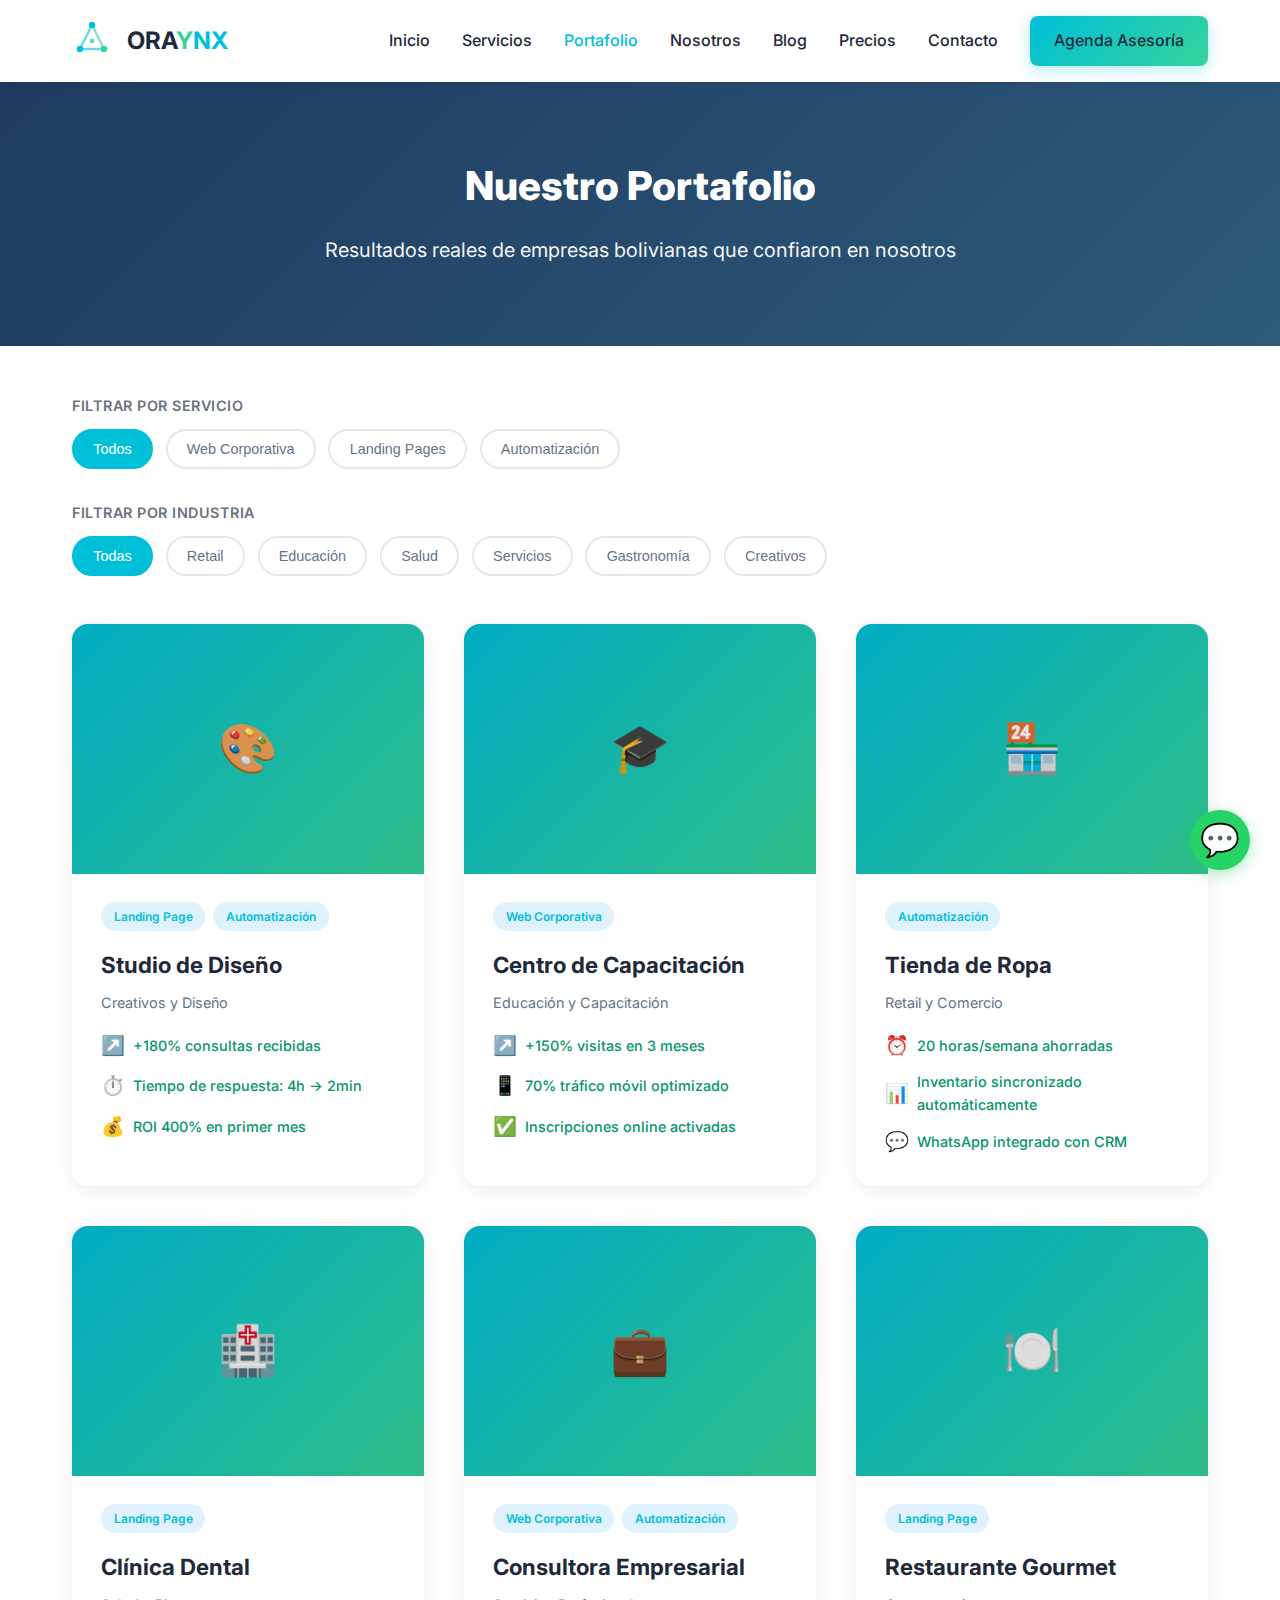
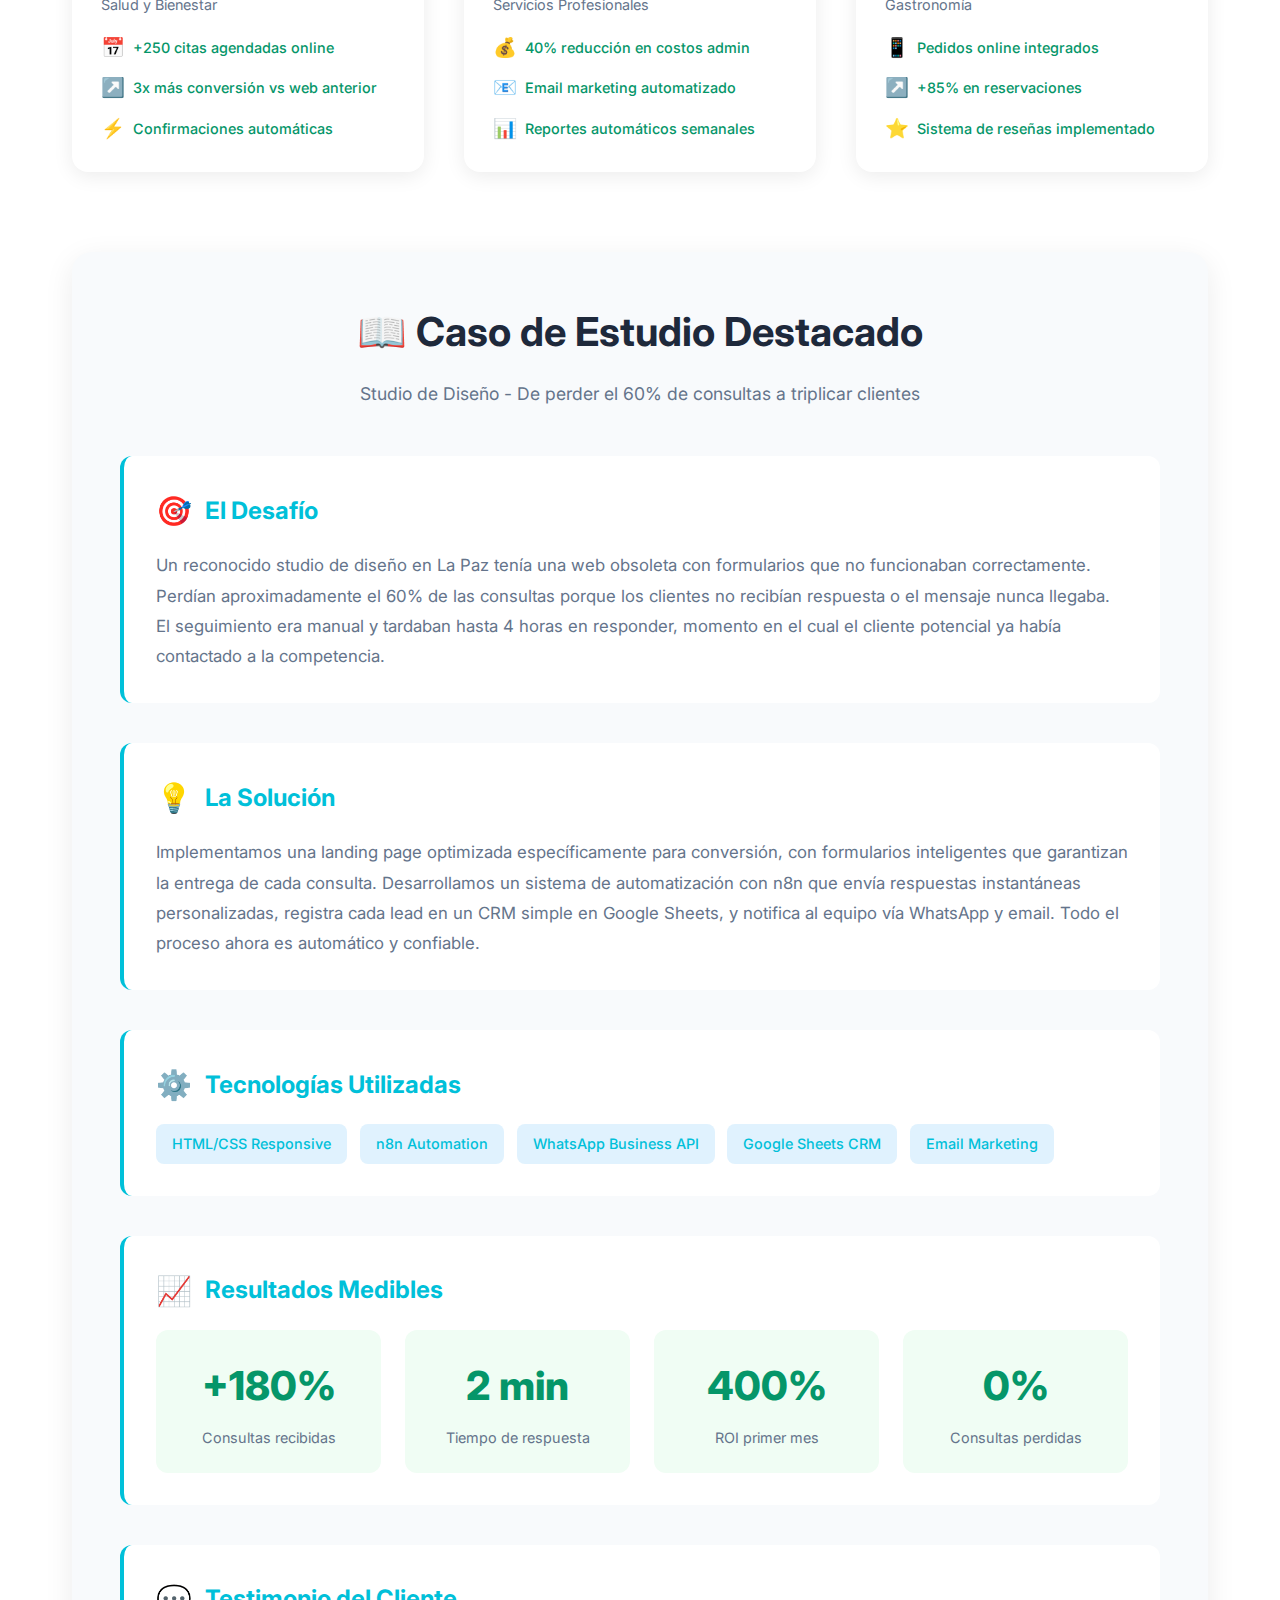
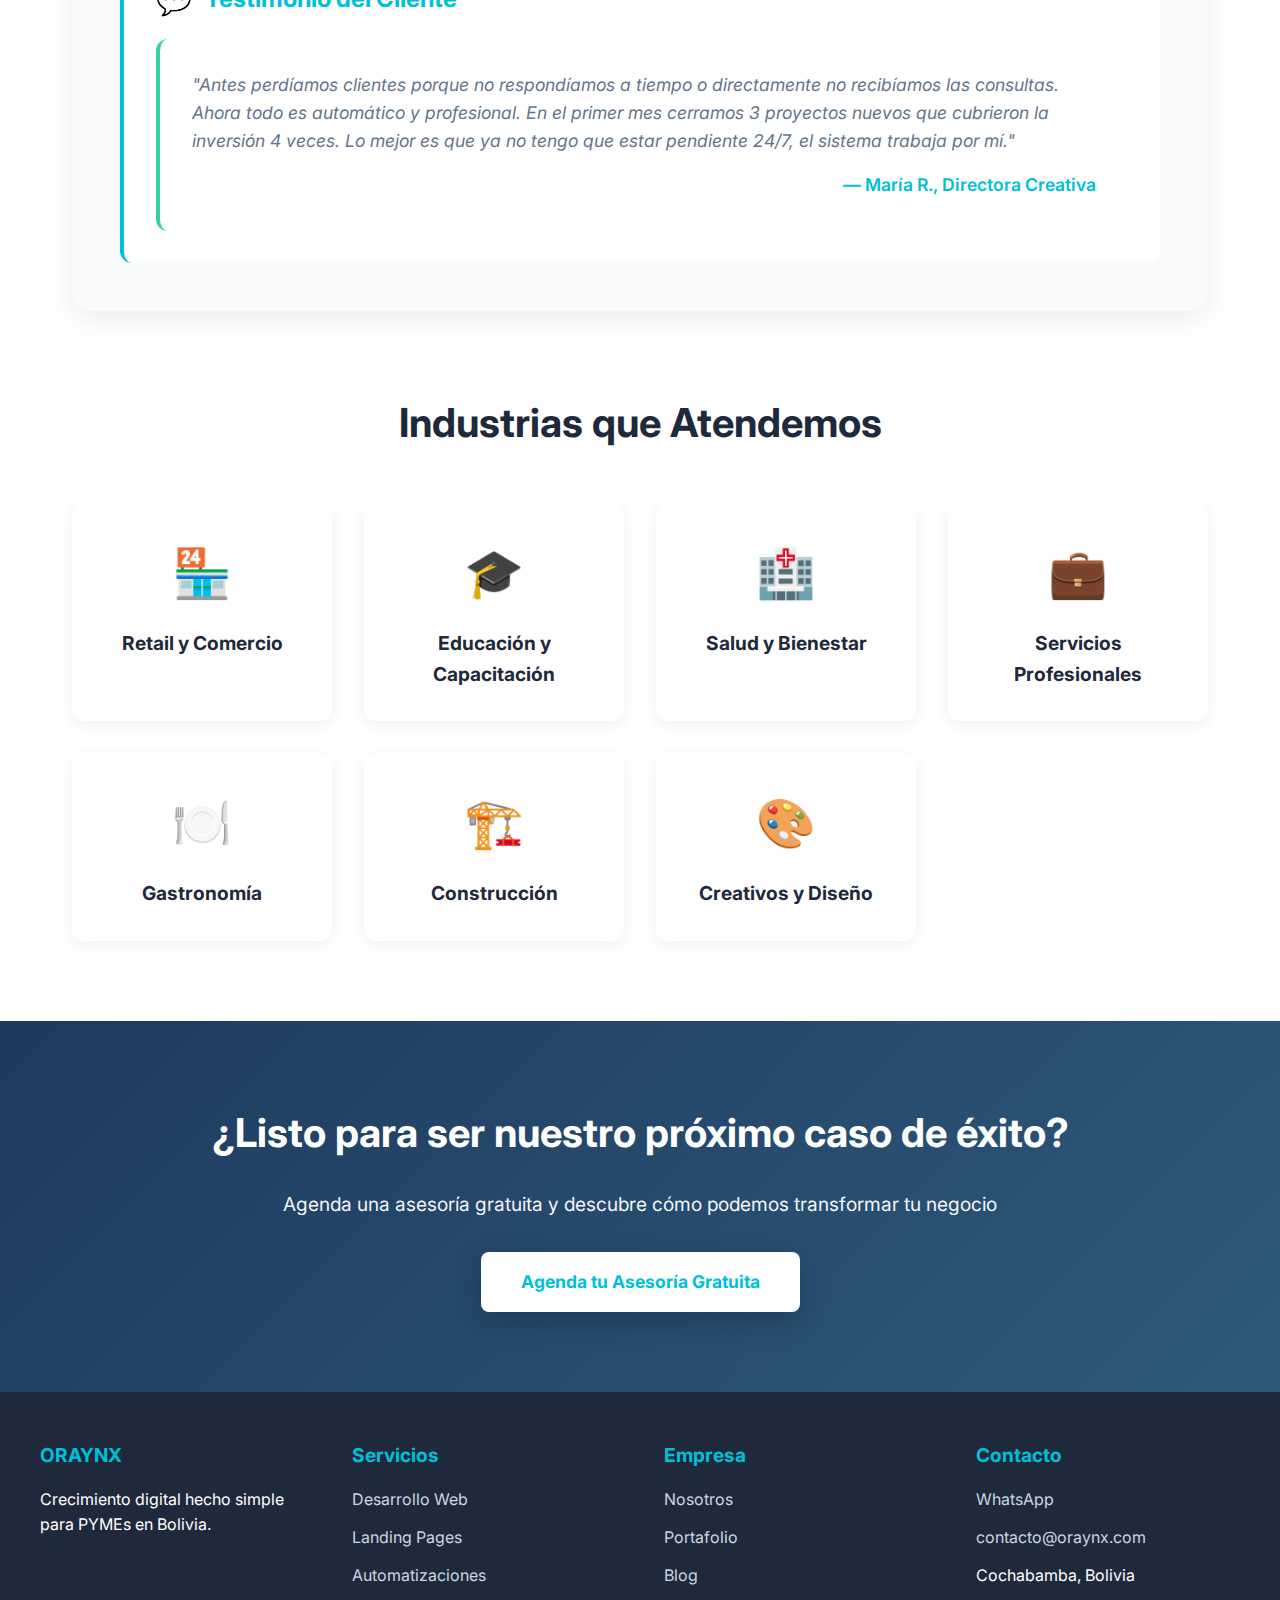
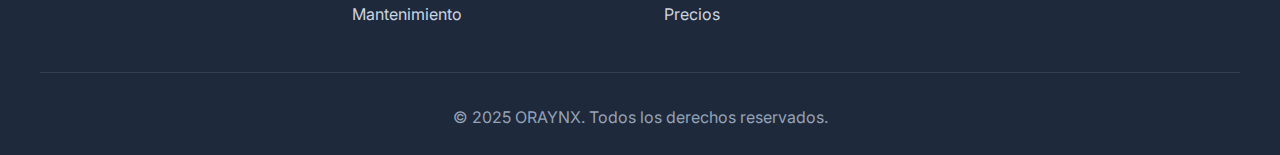
<file: portafolio.html>
<!DOCTYPE html>
<html lang="es">
<head>
    <meta charset="UTF-8">
    <meta name="viewport" content="width=device-width, initial-scale=1.0">
    <meta name="description" content="Casos de éxito y portafolio de proyectos de ORAYNX. Resultados reales de empresas bolivianas que transformaron su presencia digital.">
    <meta name="keywords" content="portafolio web Bolivia, casos de éxito, proyectos digitales, automatizaciones">
    <title>Portafolio - ORAYNX | Casos de Éxito</title>
    
    <!-- Favicon -->
    <link rel="icon" type="image/svg+xml" href="data:image/svg+xml,%3Csvg xmlns='http://www.w3.org/2000/svg' viewBox='0 0 100 100'%3E%3Ccircle cx='50' cy='25' r='8' fill='%2300C0D9'/%3E%3Ccircle cx='25' cy='75' r='8' fill='%2300C0D9'/%3E%3Ccircle cx='75' cy='75' r='8' fill='%2334D399'/%3E%3Cline x1='50' y1='25' x2='25' y2='75' stroke='%2300C0D9' stroke-width='3'/%3E%3Cline x1='25' y1='75' x2='75' y2='75' stroke='%2300C0D9' stroke-width='3'/%3E%3Cline x1='75' y1='75' x2='50' y2='25' stroke='%2334D399' stroke-width='3'/%3E%3C/svg%3E">
    
    <!-- Google Fonts -->
    <link rel="preconnect" href="https://fonts.googleapis.com">
    <link rel="preconnect" href="https://fonts.gstatic.com" crossorigin>
    <link href="https://fonts.googleapis.com/css2?family=Inter:wght@300;400;500;600;700;800&display=swap" rel="stylesheet">
    
    <!-- Estilos CSS -->
    <link rel="stylesheet" href="css/styles.css">
    <link rel="stylesheet" href="css/componentes.css">
</head>
<body>
    <!-- Header -->
    <header>
        <nav>
            <a href="index.html" class="logo">
                <div class="logo-icon">
                    <svg viewBox="0 0 50 50" xmlns="http://www.w3.org/2000/svg">
                        <line x1="25" y1="10" x2="10" y2="40" stroke="#00C0D9" stroke-width="3" opacity="0.6"/>
                        <line x1="10" y1="40" x2="40" y2="40" stroke="#00C0D9" stroke-width="3" opacity="0.6"/>
                        <line x1="40" y1="40" x2="25" y2="10" stroke="#34D399" stroke-width="3" opacity="0.6"/>
                        <circle cx="25" cy="10" r="4" fill="#00C0D9"/>
                        <circle cx="10" cy="40" r="4" fill="#00C0D9"/>
                        <circle cx="40" cy="40" r="4" fill="#34D399"/>
                        <circle cx="25" cy="30" r="3" fill="#34D399" opacity="0.8"/>
                    </svg>
                </div>
                <div class="logo-text">
                    <span class="logo-ora">ORA</span><span class="logo-y">Y</span><span class="logo-nx">NX</span>
                </div>
            </a>
            
            <ul class="nav-links">
                <li><a href="index.html">Inicio</a></li>
                <li><a href="servicios.html">Servicios</a></li>
                <li><a href="portafolio.html" class="active">Portafolio</a></li>
                <li><a href="nosotros.html">Nosotros</a></li>
                <li><a href="blog.html">Blog</a></li>
                <li><a href="precios.html">Precios</a></li>
                <li><a href="contacto.html">Contacto</a></li>
                <li><a href="https://wa.me/59177457906?text=Hola,%20quiero%20información%20sobre%20sus%20servicios" class="btn-primary">Agenda Asesoría</a></li>
            </ul>
            
            <button class="mobile-menu-btn">☰</button>
        </nav>
    </header>

    <!-- Hero -->
    <section class="hero">
        <div class="hero-content">
            <h1>Nuestro Portafolio</h1>
            <p>Resultados reales de empresas bolivianas que confiaron en nosotros</p>
        </div>
    </section>

    <!-- Filters -->
    <section class="filters">
        <div class="filter-group">
            <h3>Filtrar por Servicio</h3>
            <div class="filter-buttons">
                <button class="filter-btn active" data-filter="all">Todos</button>
                <button class="filter-btn" data-filter="web">Web Corporativa</button>
                <button class="filter-btn" data-filter="landing">Landing Pages</button>
                <button class="filter-btn" data-filter="automation">Automatización</button>
            </div>
        </div>

        <div class="filter-group">
            <h3>Filtrar por Industria</h3>
            <div class="filter-buttons">
                <button class="filter-btn active" data-filter="all">Todas</button>
                <button class="filter-btn" data-filter="retail">Retail</button>
                <button class="filter-btn" data-filter="education">Educación</button>
                <button class="filter-btn" data-filter="health">Salud</button>
                <button class="filter-btn" data-filter="services">Servicios</button>
                <button class="filter-btn" data-filter="food">Gastronomía</button>
                <button class="filter-btn" data-filter="design">Creativos</button>
            </div>
        </div>
    </section>

    <!-- Portfolio Grid -->
    <section class="portfolio-grid" id="portfolioGrid">
        <!-- Project 1 -->
        <div class="project-card" data-service="landing automation" data-industry="design">
            <div class="project-image">🎨</div>
            <div class="project-content">
                <div class="project-tags">
                    <span class="tag">Landing Page</span>
                    <span class="tag">Automatización</span>
                </div>
                <h3 class="project-title">Studio de Diseño</h3>
                <p class="project-industry">Creativos y Diseño</p>
                <div class="project-results">
                    <div class="result-item">
                        <span class="result-icon">↗️</span>
                        <span>+180% consultas recibidas</span>
                    </div>
                    <div class="result-item">
                        <span class="result-icon">⏱️</span>
                        <span>Tiempo de respuesta: 4h → 2min</span>
                    </div>
                    <div class="result-item">
                        <span class="result-icon">💰</span>
                        <span>ROI 400% en primer mes</span>
                    </div>
                </div>
            </div>
        </div>

        <!-- Project 2 -->
        <div class="project-card" data-service="web" data-industry="education">
            <div class="project-image">🎓</div>
            <div class="project-content">
                <div class="project-tags">
                    <span class="tag">Web Corporativa</span>
                </div>
                <h3 class="project-title">Centro de Capacitación</h3>
                <p class="project-industry">Educación y Capacitación</p>
                <div class="project-results">
                    <div class="result-item">
                        <span class="result-icon">↗️</span>
                        <span>+150% visitas en 3 meses</span>
                    </div>
                    <div class="result-item">
                        <span class="result-icon">📱</span>
                        <span>70% tráfico móvil optimizado</span>
                    </div>
                    <div class="result-item">
                        <span class="result-icon">✅</span>
                        <span>Inscripciones online activadas</span>
                    </div>
                </div>
            </div>
        </div>

        <!-- Project 3 -->
        <div class="project-card" data-service="automation" data-industry="retail">
            <div class="project-image">🏪</div>
            <div class="project-content">
                <div class="project-tags">
                    <span class="tag">Automatización</span>
                </div>
                <h3 class="project-title">Tienda de Ropa</h3>
                <p class="project-industry">Retail y Comercio</p>
                <div class="project-results">
                    <div class="result-item">
                        <span class="result-icon">⏰</span>
                        <span>20 horas/semana ahorradas</span>
                    </div>
                    <div class="result-item">
                        <span class="result-icon">📊</span>
                        <span>Inventario sincronizado automáticamente</span>
                    </div>
                    <div class="result-item">
                        <span class="result-icon">💬</span>
                        <span>WhatsApp integrado con CRM</span>
                    </div>
                </div>
            </div>
        </div>

        <!-- Project 4 -->
        <div class="project-card" data-service="landing" data-industry="health">
            <div class="project-image">🏥</div>
            <div class="project-content">
                <div class="project-tags">
                    <span class="tag">Landing Page</span>
                </div>
                <h3 class="project-title">Clínica Dental</h3>
                <p class="project-industry">Salud y Bienestar</p>
                <div class="project-results">
                    <div class="result-item">
                        <span class="result-icon">📅</span>
                        <span>+250 citas agendadas online</span>
                    </div>
                    <div class="result-item">
                        <span class="result-icon">↗️</span>
                        <span>3x más conversión vs web anterior</span>
                    </div>
                    <div class="result-item">
                        <span class="result-icon">⚡</span>
                        <span>Confirmaciones automáticas</span>
                    </div>
                </div>
            </div>
        </div>

        <!-- Project 5 -->
        <div class="project-card" data-service="web automation" data-industry="services">
            <div class="project-image">💼</div>
            <div class="project-content">
                <div class="project-tags">
                    <span class="tag">Web Corporativa</span>
                    <span class="tag">Automatización</span>
                </div>
                <h3 class="project-title">Consultora Empresarial</h3>
                <p class="project-industry">Servicios Profesionales</p>
                <div class="project-results">
                    <div class="result-item">
                        <span class="result-icon">💰</span>
                        <span>40% reducción en costos admin</span>
                    </div>
                    <div class="result-item">
                        <span class="result-icon">📧</span>
                        <span>Email marketing automatizado</span>
                    </div>
                    <div class="result-item">
                        <span class="result-icon">📊</span>
                        <span>Reportes automáticos semanales</span>
                    </div>
                </div>
            </div>
        </div>

        <!-- Project 6 -->
        <div class="project-card" data-service="landing" data-industry="food">
            <div class="project-image">🍽️</div>
            <div class="project-content">
                <div class="project-tags">
                    <span class="tag">Landing Page</span>
                </div>
                <h3 class="project-title">Restaurante Gourmet</h3>
                <p class="project-industry">Gastronomía</p>
                <div class="project-results">
                    <div class="result-item">
                        <span class="result-icon">📱</span>
                        <span>Pedidos online integrados</span>
                    </div>
                    <div class="result-item">
                        <span class="result-icon">↗️</span>
                        <span>+85% en reservaciones</span>
                    </div>
                    <div class="result-item">
                        <span class="result-icon">⭐</span>
                        <span>Sistema de reseñas implementado</span>
                    </div>
                </div>
            </div>
        </div>
    </section>

    <!-- Featured Case Study -->
    <section class="featured-case">
        <div class="case-study">
            <div class="case-study-header">
                <h2>📖 Caso de Estudio Destacado</h2>
                <p>Studio de Diseño - De perder el 60% de consultas a triplicar clientes</p>
            </div>

            <div class="case-sections">
                <!-- Challenge -->
                <div class="case-section">
                    <h3>
                        <span class="case-section-icon">🎯</span>
                        El Desafío
                    </h3>
                    <p>Un reconocido studio de diseño en La Paz tenía una web obsoleta con formularios que no funcionaban correctamente. Perdían aproximadamente el 60% de las consultas porque los clientes no recibían respuesta o el mensaje nunca llegaba. El seguimiento era manual y tardaban hasta 4 horas en responder, momento en el cual el cliente potencial ya había contactado a la competencia.</p>
                </div>

                <!-- Solution -->
                <div class="case-section">
                    <h3>
                        <span class="case-section-icon">💡</span>
                        La Solución
                    </h3>
                    <p>Implementamos una landing page optimizada específicamente para conversión, con formularios inteligentes que garantizan la entrega de cada consulta. Desarrollamos un sistema de automatización con n8n que envía respuestas instantáneas personalizadas, registra cada lead en un CRM simple en Google Sheets, y notifica al equipo vía WhatsApp y email. Todo el proceso ahora es automático y confiable.</p>
                </div>

                <!-- Technologies -->
                <div class="case-section">
                    <h3>
                        <span class="case-section-icon">⚙️</span>
                        Tecnologías Utilizadas
                    </h3>
                    <div class="tech-list">
                        <span class="tech-item">HTML/CSS Responsive</span>
                        <span class="tech-item">n8n Automation</span>
                        <span class="tech-item">WhatsApp Business API</span>
                        <span class="tech-item">Google Sheets CRM</span>
                        <span class="tech-item">Email Marketing</span>
                    </div>
                </div>

                <!-- Results -->
                <div class="case-section">
                    <h3>
                        <span class="case-section-icon">📈</span>
                        Resultados Medibles
                    </h3>
                    <div class="results-grid">
                        <div class="result-stat">
                            <div class="result-stat-value">+180%</div>
                            <div class="result-stat-label">Consultas recibidas</div>
                        </div>
                        <div class="result-stat">
                            <div class="result-stat-value">2 min</div>
                            <div class="result-stat-label">Tiempo de respuesta</div>
                        </div>
                        <div class="result-stat">
                            <div class="result-stat-value">400%</div>
                            <div class="result-stat-label">ROI primer mes</div>
                        </div>
                        <div class="result-stat">
                            <div class="result-stat-value">0%</div>
                            <div class="result-stat-label">Consultas perdidas</div>
                        </div>
                    </div>
                </div>

                <!-- Testimonial -->
                <div class="case-section">
                    <h3>
                        <span class="case-section-icon">💬</span>
                        Testimonio del Cliente
                    </h3>
                    <div class="testimonial">
                        "Antes perdíamos clientes porque no respondíamos a tiempo o directamente no recibíamos las consultas. Ahora todo es automático y profesional. En el primer mes cerramos 3 proyectos nuevos que cubrieron la inversión 4 veces. Lo mejor es que ya no tengo que estar pendiente 24/7, el sistema trabaja por mí."
                        <div class="testimonial-author">— María R., Directora Creativa</div>
                    </div>
                </div>
            </div>
        </div>
    </section>

    <!-- Industries -->
    <section class="industries">
        <h2>Industrias que Atendemos</h2>
        <div class="industries-grid">
            <div class="industry-card">
                <div class="industry-icon">🏪</div>
                <h3>Retail y Comercio</h3>
            </div>
            <div class="industry-card">
                <div class="industry-icon">🎓</div>
                <h3>Educación y Capacitación</h3>
            </div>
            <div class="industry-card">
                <div class="industry-icon">🏥</div>
                <h3>Salud y Bienestar</h3>
            </div>
            <div class="industry-card">
                <div class="industry-icon">💼</div>
                <h3>Servicios Profesionales</h3>
            </div>
            <div class="industry-card">
                <div class="industry-icon">🍽️</div>
                <h3>Gastronomía</h3>
            </div>
            <div class="industry-card">
                <div class="industry-icon">🏗️</div>
                <h3>Construcción</h3>
            </div>
            <div class="industry-card">
                <div class="industry-icon">🎨</div>
                <h3>Creativos y Diseño</h3>
            </div>
        </div>
    </section>

    <!-- CTA -->
    <section class="cta-section">
        <h2>¿Listo para ser nuestro próximo caso de éxito?</h2>
        <p>Agenda una asesoría gratuita y descubre cómo podemos transformar tu negocio</p>
        <a href="https://wa.me/59177457906" class="cta-button">Agenda tu Asesoría Gratuita</a>
    </section>

    <!-- Footer -->
    <footer>
        <div class="footer-content">
            <div class="footer-section">
                <h3>ORAYNX</h3>
                <p>Crecimiento digital hecho simple para PYMEs en Bolivia.</p>
            </div>
            
            <div class="footer-section">
                <h3>Servicios</h3>
                <ul class="footer-links">
                    <li><a href="servicios.html#web">Desarrollo Web</a></li>
                    <li><a href="servicios.html#landing">Landing Pages</a></li>
                    <li><a href="servicios.html#automatizaciones">Automatizaciones</a></li>
                    <li><a href="servicios.html#mantenimiento">Mantenimiento</a></li>
                </ul>
            </div>
            
            <div class="footer-section">
                <h3>Empresa</h3>
                <ul class="footer-links">
                    <li><a href="nosotros.html">Nosotros</a></li>
                    <li><a href="portafolio.html">Portafolio</a></li>
                    <li><a href="blog.html">Blog</a></li>
                    <li><a href="precios.html">Precios</a></li>
                </ul>
            </div>
            
            <div class="footer-section">
                <h3>Contacto</h3>
                <ul class="footer-links">
                    <li><a href="https://wa.me/59177457906">WhatsApp</a></li>
                    <li><a href="mailto:contacto@oraynx.com">contacto@oraynx.com</a></li>
                    <li>Cochabamba, Bolivia</li>
                </ul>
            </div>
        </div>
        
        <div class="footer-bottom">
            <p>&copy; 2025 ORAYNX. Todos los derechos reservados.</p>
        </div>
    </footer>

    <!-- WhatsApp Float Button -->
    <a href="https://wa.me/59177457906" class="whatsapp-float" target="_blank">
        💬
    </a>

    <!-- JavaScript -->
    <script>
        // Mobile menu toggle
        document.querySelector('.mobile-menu-btn').addEventListener('click', function() {
            const navLinks = document.querySelector('.nav-links');
            if (navLinks.style.display === 'flex') {
                navLinks.style.display = 'none';
            } else {
                navLinks.style.display = 'flex';
                navLinks.style.flexDirection = 'column';
                navLinks.style.position = 'absolute';
                navLinks.style.top = '100%';
                navLinks.style.left = '0';
                navLinks.style.right = '0';
                navLinks.style.background = 'white';
                navLinks.style.padding = '1rem';
                navLinks.style.boxShadow = '0 4px 10px rgba(0,0,0,0.1)';
            }
        });

        // Filter functionality
        const filterButtons = document.querySelectorAll('.filter-btn');
        const projectCards = document.querySelectorAll('.project-card');

        filterButtons.forEach(button => {
            button.addEventListener('click', function() {
                const filterType = this.parentElement.parentElement.querySelector('h3').textContent;
                const filterValue = this.dataset.filter;

                // Update active state
                this.parentElement.querySelectorAll('.filter-btn').forEach(btn => {
                    btn.classList.remove('active');
                });
                this.classList.add('active');

                // Filter projects
                projectCards.forEach(card => {
                    if (filterValue === 'all') {
                        card.style.display = 'block';
                    } else {
                        const cardServices = card.dataset.service || '';
                        const cardIndustry = card.dataset.industry || '';
                        
                        if (filterType.includes('Servicio')) {
                            if (cardServices.includes(filterValue)) {
                                card.style.display = 'block';
                            } else {
                                card.style.display = 'none';
                            }
                        } else if (filterType.includes('Industria')) {
                            if (cardIndustry === filterValue) {
                                card.style.display = 'block';
                            } else {
                                card.style.display = 'none';
                            }
                        }
                    }
                });
            });
        });
    </script>
</body>
</html>
</file>
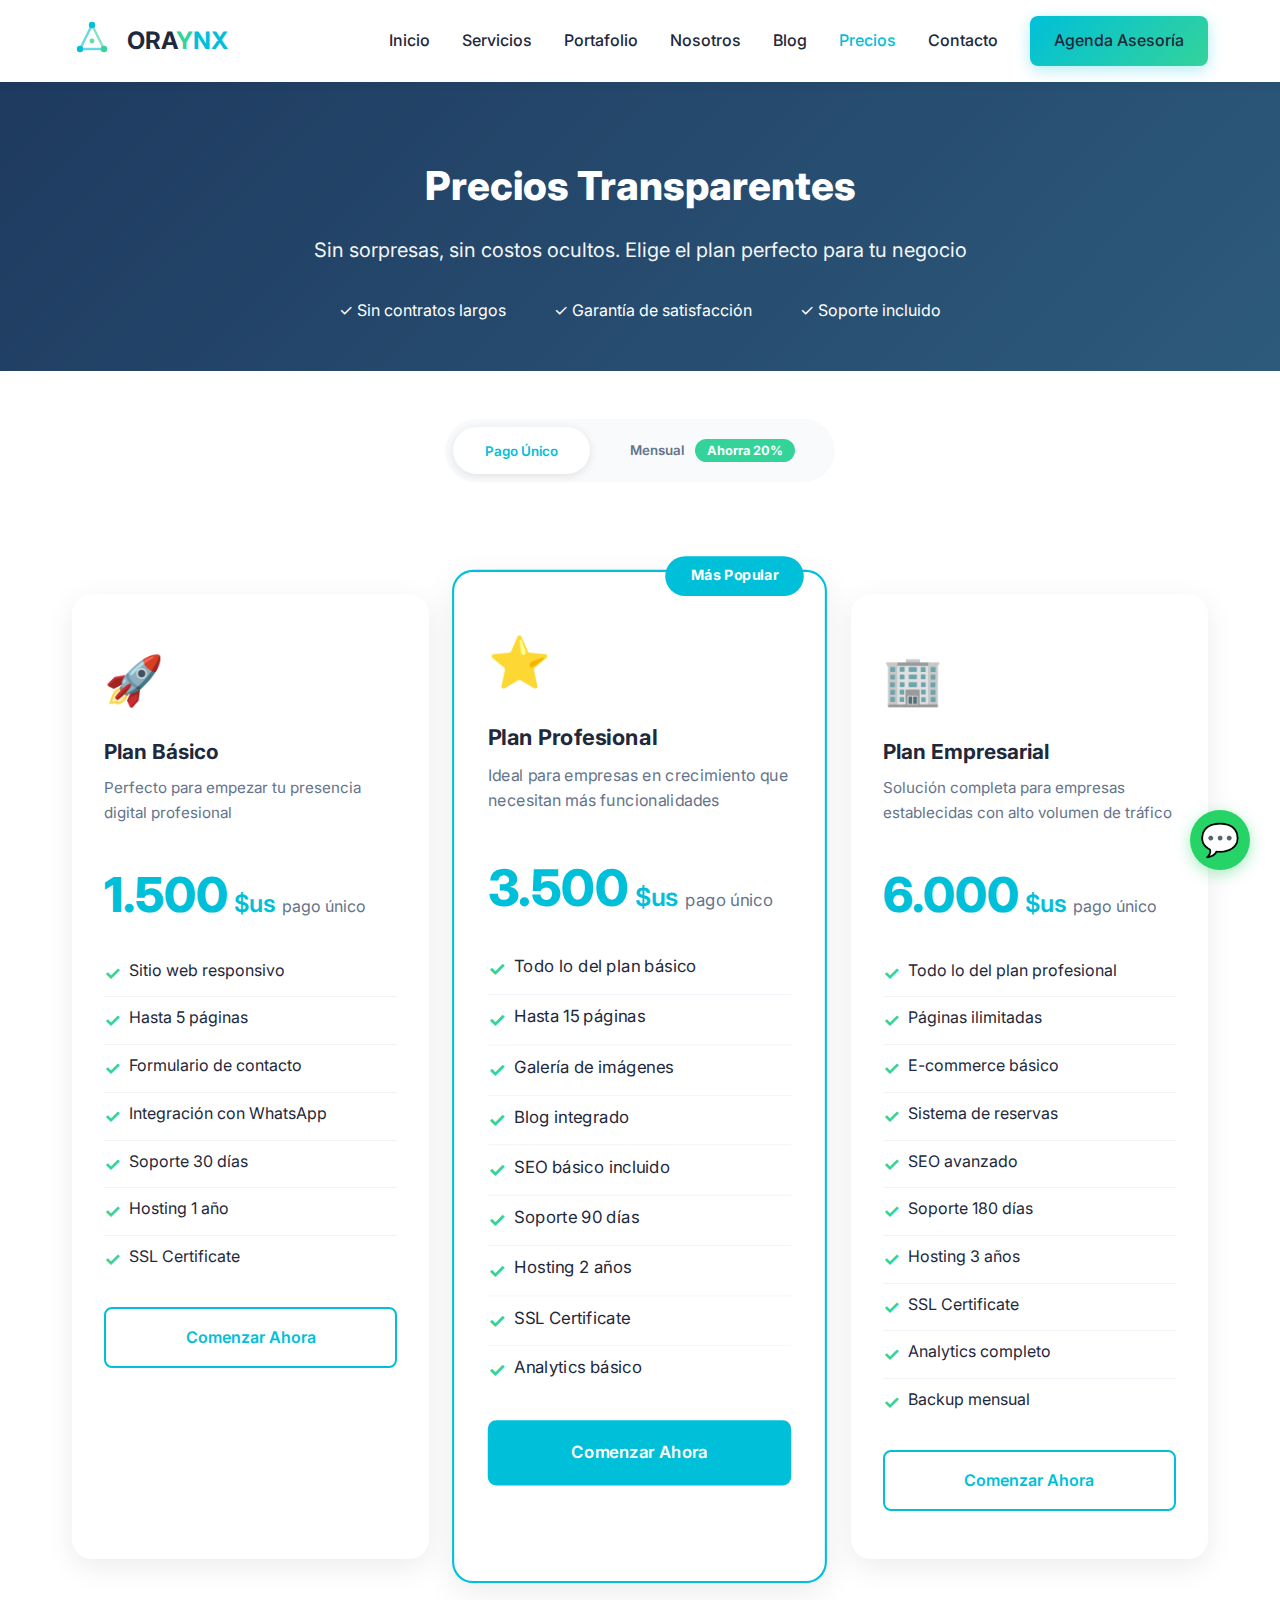
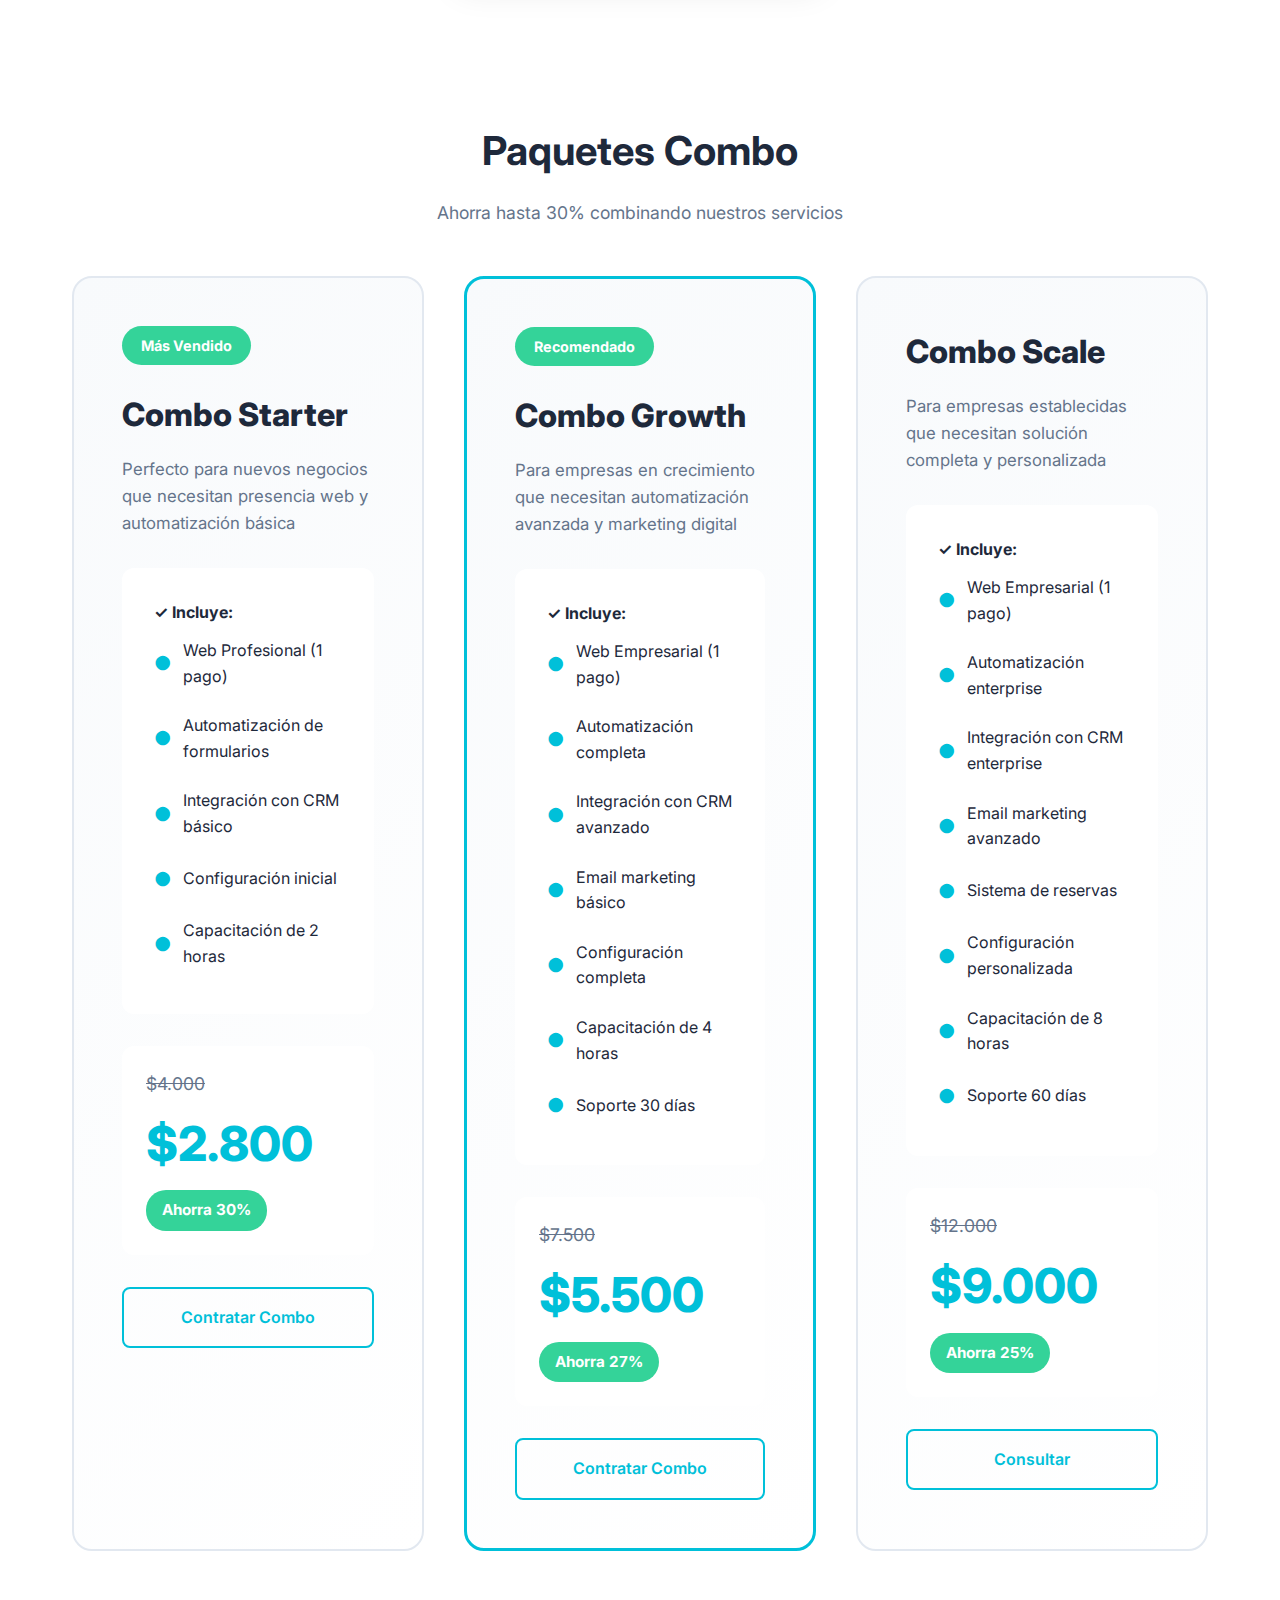
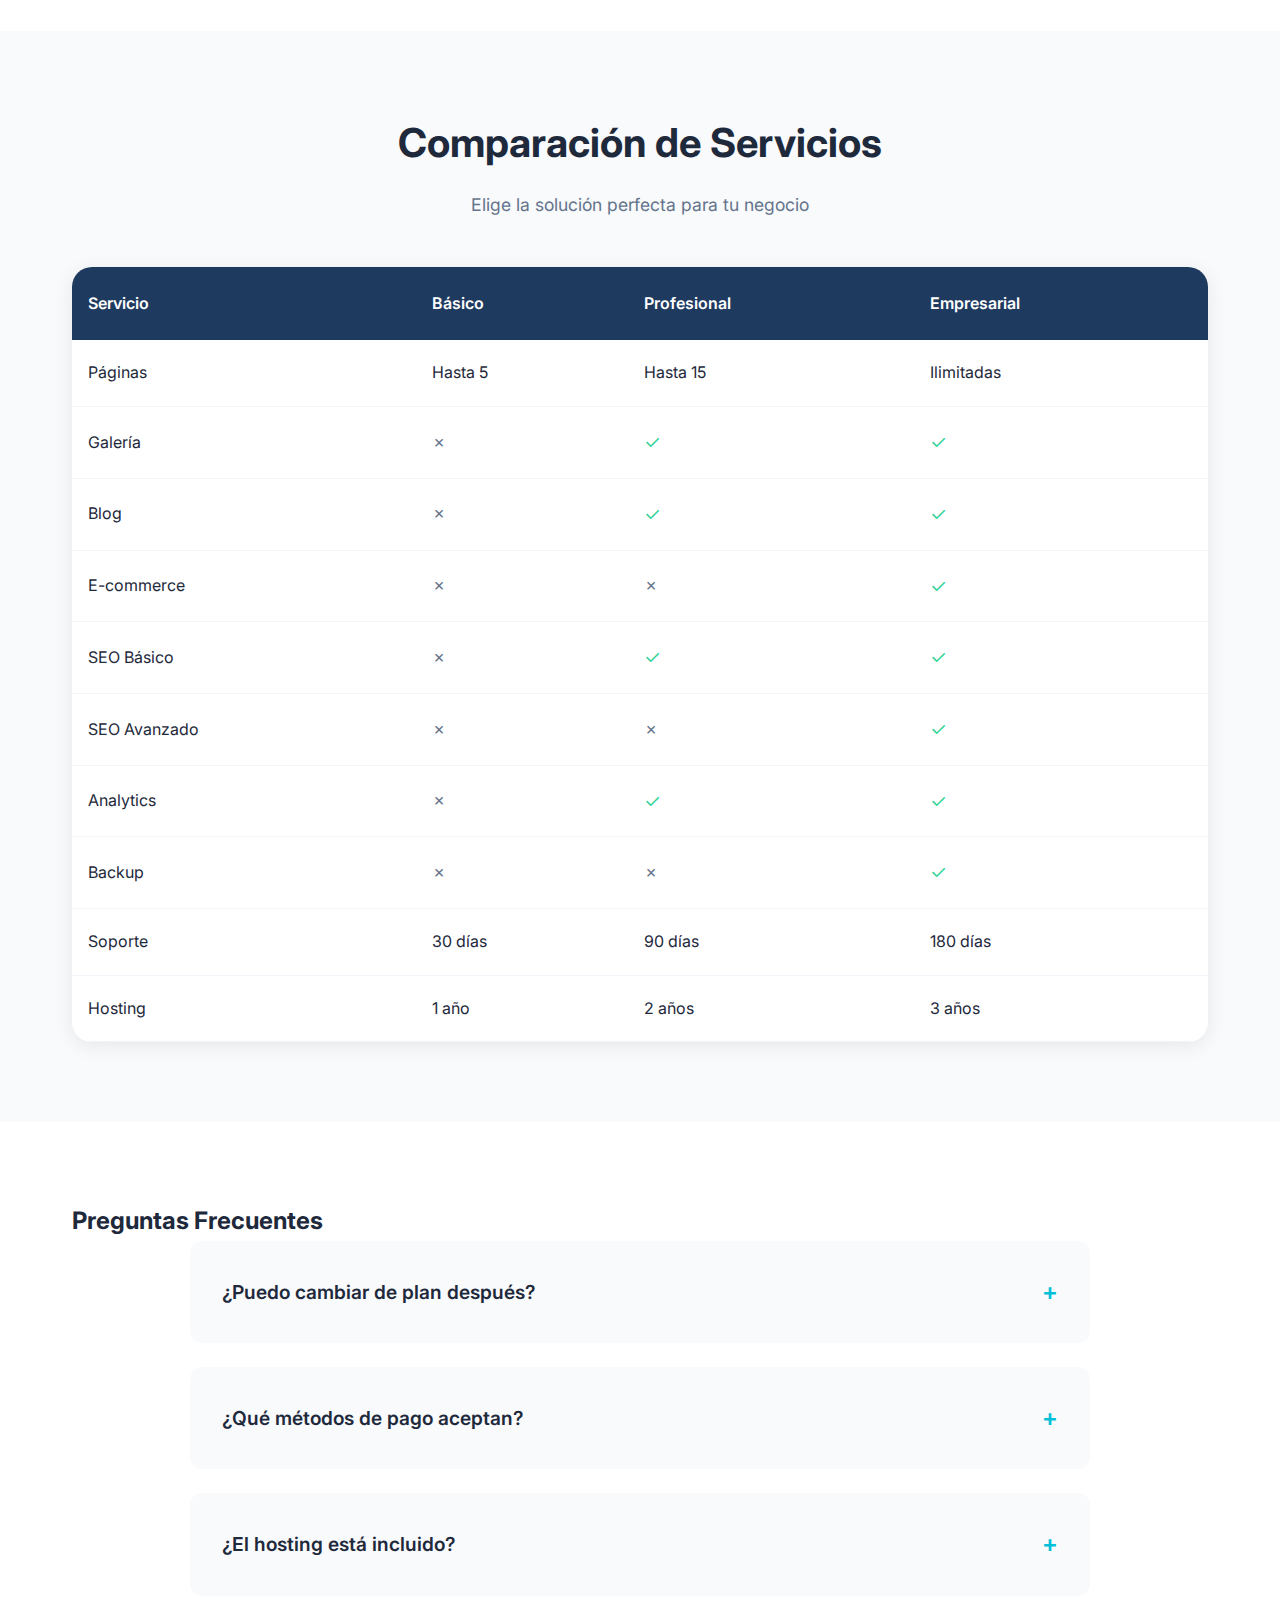
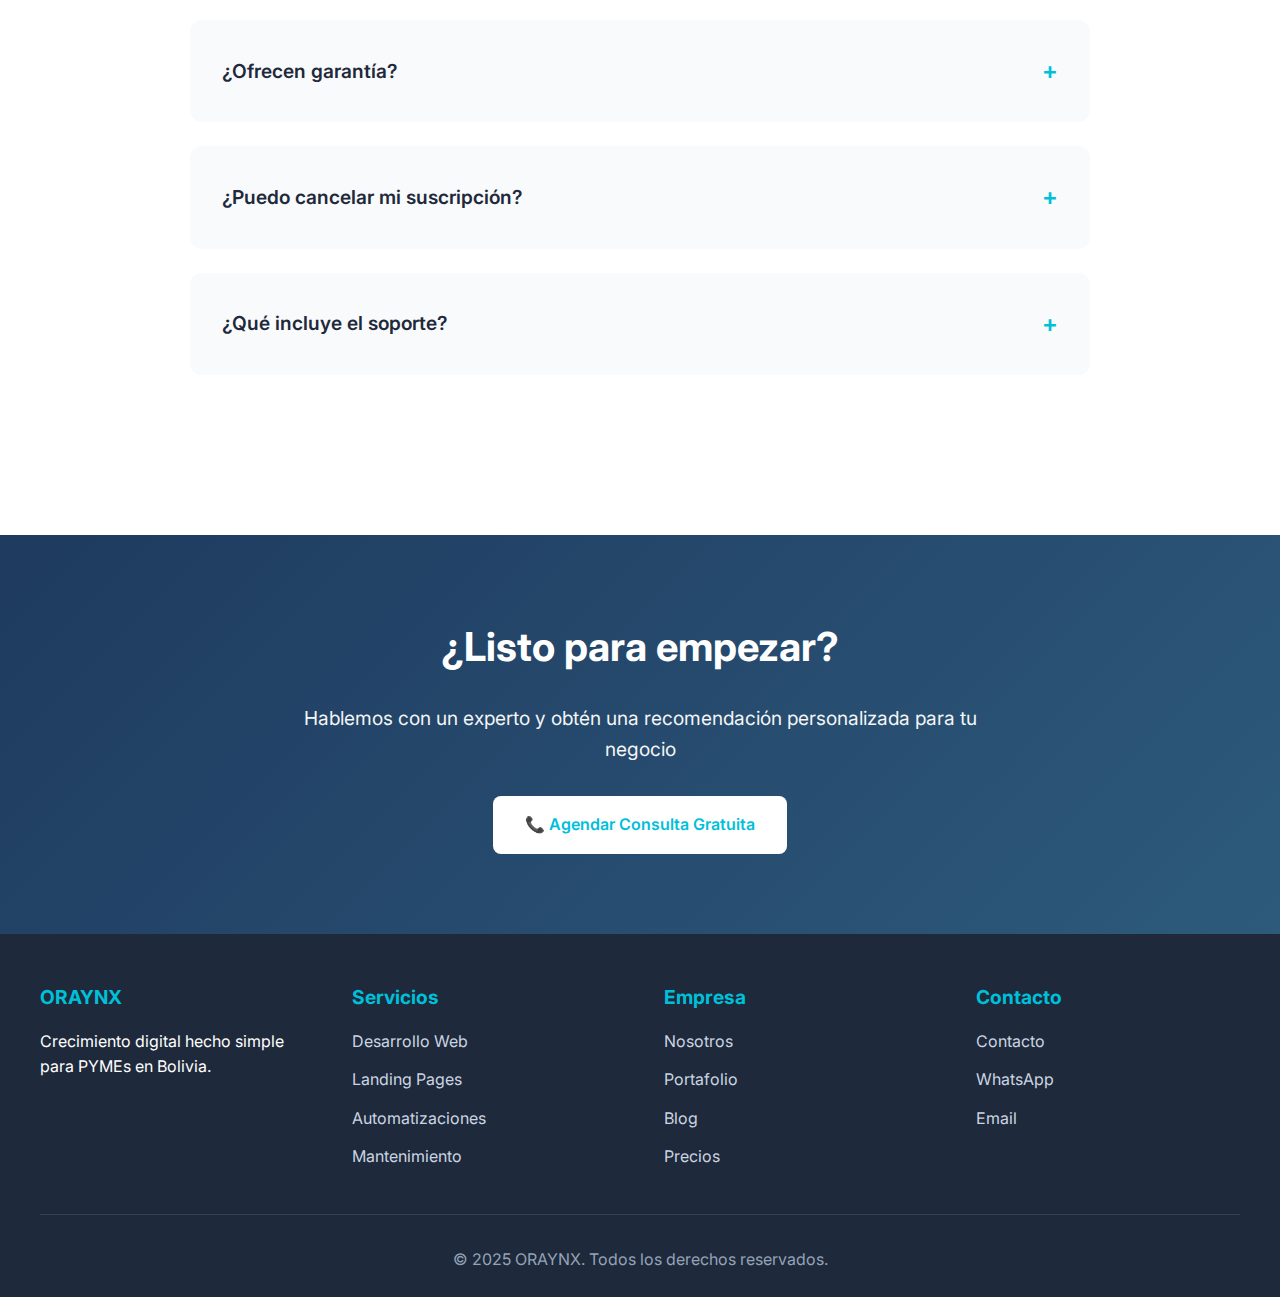
<file: precios.html>
<!DOCTYPE html>
<html lang="es">
<head>
    <meta charset="UTF-8">
    <meta name="viewport" content="width=device-width, initial-scale=1.0">
    <meta name="description" content="Precios transparentes para servicios de desarrollo web y automatizaciones. Sin costos ocultos, planes adaptados para PYMEs bolivianas.">
    <meta name="keywords" content="precios web Bolivia, desarrollo web costo, automatización precios, landing page precio">
    <title>Precios - ORAYNX | Planes Transparentes para tu Negocio</title>
    
    <!-- Favicon -->
    <link rel="icon" type="image/svg+xml" href="data:image/svg+xml,%3Csvg xmlns='http://www.w3.org/2000/svg' viewBox='0 0 100 100'%3E%3Ccircle cx='50' cy='25' r='8' fill='%2300C0D9'/%3E%3Ccircle cx='25' cy='75' r='8' fill='%2300C0D9'/%3E%3Ccircle cx='75' cy='75' r='8' fill='%2334D399'/%3E%3Cline x1='50' y1='25' x2='25' y2='75' stroke='%2300C0D9' stroke-width='3'/%3E%3Cline x1='25' y1='75' x2='75' y2='75' stroke='%2300C0D9' stroke-width='3'/%3E%3Cline x1='75' y1='75' x2='50' y2='25' stroke='%2334D399' stroke-width='3'/%3E%3C/svg%3E">
    
    <!-- Google Fonts -->
    <link rel="preconnect" href="https://fonts.googleapis.com">
    <link rel="preconnect" href="https://fonts.gstatic.com" crossorigin>
    <link href="https://fonts.googleapis.com/css2?family=Inter:wght@300;400;500;600;700;800&display=swap" rel="stylesheet">
    
    <!-- Estilos CSS -->
    <link rel="stylesheet" href="css/styles.css">
    <link rel="stylesheet" href="css/componentes.css">
</head>
<body>
    <!-- Header -->
    <header>
        <nav>
            <a href="index.html" class="logo">
                <div class="logo-icon">
                    <svg viewBox="0 0 50 50" xmlns="http://www.w3.org/2000/svg">
                        <line x1="25" y1="10" x2="10" y2="40" stroke="#00C0D9" stroke-width="3" opacity="0.6"/>
                        <line x1="10" y1="40" x2="40" y2="40" stroke="#00C0D9" stroke-width="3" opacity="0.6"/>
                        <line x1="40" y1="40" x2="25" y2="10" stroke="#34D399" stroke-width="3" opacity="0.6"/>
                        <circle cx="25" cy="10" r="4" fill="#00C0D9"/>
                        <circle cx="10" cy="40" r="4" fill="#00C0D9"/>
                        <circle cx="40" cy="40" r="4" fill="#34D399"/>
                        <circle cx="25" cy="30" r="3" fill="#34D399" opacity="0.8"/>
                    </svg>
                </div>
                <div class="logo-text">
                    <span class="logo-ora">ORA</span><span class="logo-y">Y</span><span class="logo-nx">NX</span>
                </div>
            </a>
            
            <ul class="nav-links">
                <li><a href="index.html">Inicio</a></li>
                <li><a href="servicios.html">Servicios</a></li>
                <li><a href="portafolio.html">Portafolio</a></li>
                <li><a href="nosotros.html">Nosotros</a></li>
                <li><a href="blog.html">Blog</a></li>
                <li><a href="precios.html" class="active">Precios</a></li>
                <li><a href="contacto.html">Contacto</a></li>
                <li><a href="https://wa.me/59177457906?text=Hola,%20quiero%20información%20sobre%20sus%20servicios" class="btn-primary">Agenda Asesoría</a></li>
            </ul>
            
            <button class="mobile-menu-btn">☰</button>
        </nav>
    </header>

    <!-- Hero -->
    <section class="hero">
        <div class="hero-content">
            <h1>Precios Transparentes</h1>
            <p>Sin sorpresas, sin costos ocultos. Elige el plan perfecto para tu negocio</p>
            <div class="hero-features">
                <div class="hero-feature">✓ Sin contratos largos</div>
                <div class="hero-feature">✓ Garantía de satisfacción</div>
                <div class="hero-feature">✓ Soporte incluido</div>
            </div>
        </div>
    </section>

    <!-- Toggle Section -->
    <section class="toggle-section">
        <div class="billing-toggle">
            <button class="toggle-btn active" data-billing="one-time">Pago Único</button>
            <button class="toggle-btn" data-billing="monthly">Mensual <span class="savings-badge">Ahorra 20%</span></button>
        </div>
    </section>

    <!-- Pricing Cards - One Time -->
    <section class="pricing-section" id="one-time-pricing">
        <div class="container">
            <div class="pricing-grid">
                <!-- Plan Básico -->
                <div class="pricing-card" data-plan="basico">
                    <div class="plan-icon">🚀</div>
                    <h3 class="plan-name">Plan Básico</h3>
                    <p class="plan-description">Perfecto para empezar tu presencia digital profesional</p>
                    
                    <div class="plan-price">
                        <span class="price-amount">1.500</span>
                        <span class="price-currency">$us</span>
                        <span class="price-period">pago único</span>
                    </div>
                    
                    <ul class="plan-features">
                        <li>Sitio web responsivo</li>
                        <li>Hasta 5 páginas</li>
                        <li>Formulario de contacto</li>
                        <li>Integración con WhatsApp</li>
                        <li>Soporte 30 días</li>
                        <li>Hosting 1 año</li>
                        <li>SSL Certificate</li>
                    </ul>
                    
                    <a href="contacto.html?plan=basico" class="btn-plan">Comenzar Ahora</a>
                </div>

                <!-- Plan Profesional -->
                <div class="pricing-card featured" data-plan="profesional">
                    <div class="popular-badge">Más Popular</div>
                    <div class="plan-icon">⭐</div>
                    <h3 class="plan-name">Plan Profesional</h3>
                    <p class="plan-description">Ideal para empresas en crecimiento que necesitan más funcionalidades</p>
                    
                    <div class="plan-price">
                        <span class="price-amount">3.500</span>
                        <span class="price-currency">$us</span>
                        <span class="price-period">pago único</span>
                    </div>
                    
                    <ul class="plan-features">
                        <li>Todo lo del plan básico</li>
                        <li>Hasta 15 páginas</li>
                        <li>Galería de imágenes</li>
                        <li>Blog integrado</li>
                        <li>SEO básico incluido</li>
                        <li>Soporte 90 días</li>
                        <li>Hosting 2 años</li>
                        <li>SSL Certificate</li>
                        <li>Analytics básico</li>
                    </ul>
                    
                    <a href="contacto.html?plan=profesional" class="btn-plan">Comenzar Ahora</a>
                </div>

                <!-- Plan Empresarial -->
                <div class="pricing-card" data-plan="empresarial">
                    <div class="plan-icon">🏢</div>
                    <h3 class="plan-name">Plan Empresarial</h3>
                    <p class="plan-description">Solución completa para empresas establecidas con alto volumen de tráfico</p>
                    
                    <div class="plan-price">
                        <span class="price-amount">6.000</span>
                        <span class="price-currency">$us</span>
                        <span class="price-period">pago único</span>
                    </div>
                    
                    <ul class="plan-features">
                        <li>Todo lo del plan profesional</li>
                        <li>Páginas ilimitadas</li>
                        <li>E-commerce básico</li>
                        <li>Sistema de reservas</li>
                        <li>SEO avanzado</li>
                        <li>Soporte 180 días</li>
                        <li>Hosting 3 años</li>
                        <li>SSL Certificate</li>
                        <li>Analytics completo</li>
                        <li>Backup mensual</li>
                    </ul>
                    
                    <a href="contacto.html?plan=empresarial" class="btn-plan">Comenzar Ahora</a>
                </div>
            </div>
        </div>
    </section>

    <!-- Pricing Cards - Monthly -->
    <section class="pricing-section" id="monthly-pricing" style="display: none;">
        <div class="container">
            <div class="pricing-grid">
                <!-- Plan Básico Mensual -->
                <div class="pricing-card" data-plan="basico-mensual">
                    <div class="plan-icon">🚀</div>
                    <h3 class="plan-name">Plan Básico</h3>
                    <p class="plan-description">Perfecto para empezar tu presencia digital profesional</p>
                    
                    <div class="plan-price">
                        <span class="price-amount">150</span>
                        <span class="price-currency">$us</span>
                        <span class="price-period">/mes</span>
                    </div>
                    
                    <ul class="plan-features">
                        <li>Sitio web responsivo</li>
                        <li>Hasta 5 páginas</li>
                        <li>Formulario de contacto</li>
                        <li>Integración con WhatsApp</li>
                        <li>Soporte continuo</li>
                        <li>Hosting incluido</li>
                        <li>SSL Certificate</li>
                    </ul>
                    
                    <a href="contacto.html?plan=basico-mensual" class="btn-plan">Comenzar Ahora</a>
                </div>

                <!-- Plan Profesional Mensual -->
                <div class="pricing-card featured" data-plan="profesional-mensual">
                    <div class="popular-badge">Más Popular</div>
                    <div class="plan-icon">⭐</div>
                    <h3 class="plan-name">Plan Profesional</h3>
                    <p class="plan-description">Ideal para empresas en crecimiento que necesitan más funcionalidades</p>
                    
                    <div class="plan-price">
                        <span class="price-amount">280</span>
                        <span class="price-currency">$us</span>
                        <span class="price-period">/mes</span>
                    </div>
                    
                    <ul class="plan-features">
                        <li>Todo lo del plan básico</li>
                        <li>Hasta 15 páginas</li>
                        <li>Galería de imágenes</li>
                        <li>Blog integrado</li>
                        <li>SEO básico incluido</li>
                        <li>Soporte prioritario</li>
                        <li>Hosting incluido</li>
                        <li>SSL Certificate</li>
                        <li>Analytics básico</li>
                    </ul>
                    
                    <a href="contacto.html?plan=profesional-mensual" class="btn-plan">Comenzar Ahora</a>
                </div>

                <!-- Plan Empresarial Mensual -->
                <div class="pricing-card" data-plan="empresarial-mensual">
                    <div class="plan-icon">🏢</div>
                    <h3 class="plan-name">Plan Empresarial</h3>
                    <p class="plan-description">Solución completa para empresas establecidas con alto volumen de tráfico</p>
                    
                    <div class="plan-price">
                        <span class="price-amount">480</span>
                        <span class="price-currency">$us</span>
                        <span class="price-period">/mes</span>
                    </div>
                    
                    <ul class="plan-features">
                        <li>Todo lo del plan profesional</li>
                        <li>Páginas ilimitadas</li>
                        <li>E-commerce básico</li>
                        <li>Sistema de reservas</li>
                        <li>SEO avanzado</li>
                        <li>Soporte prioritario</li>
                        <li>Hosting incluido</li>
                        <li>SSL Certificate</li>
                        <li>Analytics completo</li>
                        <li>Backup mensual</li>
                    </ul>
                    
                    <a href="contacto.html?plan=empresarial-mensual" class="btn-plan">Comenzar Ahora</a>
                </div>
            </div>
        </div>
    </section>

    <!-- Combo Packages -->
    <section class="combos-section">
        <div class="container">
            <div class="section-header">
                <h2>Paquetes Combo</h2>
                <p>Ahorra hasta 30% combinando nuestros servicios</p>
            </div>
            
            <div class="combos-grid">
                <!-- Combo Starter -->
                <div class="combo-card">
                    <div class="combo-badge">Más Vendido</div>
                    <h3 class="combo-name">Combo Starter</h3>
                    <p class="combo-description">Perfecto para nuevos negocios que necesitan presencia web y automatización básica</p>
                    
                    <div class="combo-includes">
                        <h4>✓ Incluye:</h4>
                        <li>Web Profesional (1 pago)</li>
                        <li>Automatización de formularios</li>
                        <li>Integración con CRM básico</li>
                        <li>Configuración inicial</li>
                        <li>Capacitación de 2 horas</li>
                    </div>
                    
                    <div class="combo-pricing">
                        <span class="precio-original">$4.000</span>
                        <span class="precio-combo">$2.800</span>
                        <span class="ahorro">Ahorra 30%</span>
                    </div>
                    
                    <a href="contacto.html?combo=starter" class="btn-plan">Contratar Combo</a>
                </div>

                <!-- Combo Growth -->
                <div class="combo-card destacado">
                    <div class="combo-badge">Recomendado</div>
                    <h3 class="combo-name">Combo Growth</h3>
                    <p class="combo-description">Para empresas en crecimiento que necesitan automatización avanzada y marketing digital</p>
                    
                    <div class="combo-includes">
                        <h4>✓ Incluye:</h4>
                        <li>Web Empresarial (1 pago)</li>
                        <li>Automatización completa</li>
                        <li>Integración con CRM avanzado</li>
                        <li>Email marketing básico</li>
                        <li>Configuración completa</li>
                        <li>Capacitación de 4 horas</li>
                        <li>Soporte 30 días</li>
                    </div>
                    
                    <div class="combo-pricing">
                        <span class="precio-original">$7.500</span>
                        <span class="precio-combo">$5.500</span>
                        <span class="ahorro">Ahorra 27%</span>
                    </div>
                    
                    <a href="contacto.html?combo=growth" class="btn-plan">Contratar Combo</a>
                </div>

                <!-- Combo Scale -->
                <div class="combo-card">
                    <h3 class="combo-name">Combo Scale</h3>
                    <p class="combo-description">Para empresas establecidas que necesitan solución completa y personalizada</p>
                    
                    <div class="combo-includes">
                        <h4>✓ Incluye:</h4>
                        <li>Web Empresarial (1 pago)</li>
                        <li>Automatización enterprise</li>
                        <li>Integración con CRM enterprise</li>
                        <li>Email marketing avanzado</li>
                        <li>Sistema de reservas</li>
                        <li>Configuración personalizada</li>
                        <li>Capacitación de 8 horas</li>
                        <li>Soporte 60 días</li>
                    </div>
                    
                    <div class="combo-pricing">
                        <span class="precio-original">$12.000</span>
                        <span class="precio-combo">$9.000</span>
                        <span class="ahorro">Ahorra 25%</span>
                    </div>
                    
                    <a href="contacto.html?combo=scale" class="btn-plan">Consultar</a>
                </div>
            </div>
        </div>
    </section>

    <!-- Comparison Table -->
    <section class="comparison-section">
        <div class="container">
            <div class="section-header">
                <h2>Comparación de Servicios</h2>
                <p>Elige la solución perfecta para tu negocio</p>
            </div>
            
            <div class="comparison-table">
                <table>
                    <thead>
                        <tr>
                            <th>Servicio</th>
                            <th>Básico</th>
                            <th>Profesional</th>
                            <th>Empresarial</th>
                        </tr>
                    </thead>
                    <tbody>
                        <tr>
                            <td>Páginas</td>
                            <td>Hasta 5</td>
                            <td>Hasta 15</td>
                            <td>Ilimitadas</td>
                        </tr>
                        <tr>
                            <td>Galería</td>
                            <td><span class="cross-icon">✗</span></td>
                            <td><span class="check-icon">✓</span></td>
                            <td><span class="check-icon">✓</span></td>
                        </tr>
                        <tr>
                            <td>Blog</td>
                            <td><span class="cross-icon">✗</span></td>
                            <td><span class="check-icon">✓</span></td>
                            <td><span class="check-icon">✓</span></td>
                        </tr>
                        <tr>
                            <td>E-commerce</td>
                            <td><span class="cross-icon">✗</span></td>
                            <td><span class="cross-icon">✗</span></td>
                            <td><span class="check-icon">✓</span></td>
                        </tr>
                        <tr>
                            <td>SEO Básico</td>
                            <td><span class="cross-icon">✗</span></td>
                            <td><span class="check-icon">✓</span></td>
                            <td><span class="check-icon">✓</span></td>
                        </tr>
                        <tr>
                            <td>SEO Avanzado</td>
                            <td><span class="cross-icon">✗</span></td>
                            <td><span class="cross-icon">✗</span></td>
                            <td><span class="check-icon">✓</span></td>
                        </tr>
                        <tr>
                            <td>Analytics</td>
                            <td><span class="cross-icon">✗</span></td>
                            <td><span class="check-icon">✓</span></td>
                            <td><span class="check-icon">✓</span></td>
                        </tr>
                        <tr>
                            <td>Backup</td>
                            <td><span class="cross-icon">✗</span></td>
                            <td><span class="cross-icon">✗</span></td>
                            <td><span class="check-icon">✓</span></td>
                        </tr>
                        <tr>
                            <td>Soporte</td>
                            <td>30 días</td>
                            <td>90 días</td>
                            <td>180 días</td>
                        </tr>
                        <tr>
                            <td>Hosting</td>
                            <td>1 año</td>
                            <td>2 años</td>
                            <td>3 años</td>
                        </tr>
                    </tbody>
                </table>
            </div>
        </div>
    </section>

    <!-- FAQ -->
    <section class="faq-section">
        <div class="container">
            <h2>Preguntas Frecuentes</h2>
            
            <div class="faq-grid">
                <div class="faq-item">
                    <div class="faq-question">
                        <span>¿Puedo cambiar de plan después?</span>
                        <span class="faq-icon">+</span>
                    </div>
                    <div class="faq-answer">
                        Sí, puedes actualizar tu plan en cualquier momento. La diferencia se ajustará en el siguiente ciclo de facturación. Para planes mensuales, el cambio se aplica al siguiente mes.
                    </div>
                </div>
                
                <div class="faq-item">
                    <div class="faq-question">
                        <span>¿Qué métodos de pago aceptan?</span>
                        <span class="faq-icon">+</span>
                    </div>
                    <div class="faq-answer">
                        Aceptamos transferencias bancarias, tarjetas de crédito/débito, y pagos mediante PayPal. Para planes anuales, ofrecemos descuentos por pago anticipado.
                    </div>
                </div>
                
                <div class="faq-item">
                    <div class="faq-question">
                        <span>¿El hosting está incluido?</span>
                        <span class="faq-icon">+</span>
                    </div>
                    <div class="faq-answer">
                        Sí, el hosting está incluido en todos los planes durante el período especificado. Después de ese período, puedes renovarlo a un costo preferencial.
                    </div>
                </div>
                
                <div class="faq-item">
                    <div class="faq-question">
                        <span>¿Ofrecen garantía?</span>
                        <span class="faq-icon">+</span>
                    </div>
                    <div class="faq-answer">
                        Sí, ofrecemos garantía de satisfacción de 30 días. Si no estás satisfecho, te devolvemos el dinero sin preguntas.
                    </div>
                </div>
                
                <div class="faq-item">
                    <div class="faq-question">
                        <span>¿Puedo cancelar mi suscripción?</span>
                        <span class="faq-icon">+</span>
                    </div>
                    <div class="faq-answer">
                        Para planes mensuales, puedes cancelar en cualquier momento sin penalidades. Para planes anuales, puedes cancelar con 30 días de anticipación.
                    </div>
                </div>
                
                <div class="faq-item">
                    <div class="faq-question">
                        <span>¿Qué incluye el soporte?</span>
                        <span class="faq-icon">+</span>
                    </div>
                    <div class="faq-answer">
                        El soporte incluye asistencia técnica por email y WhatsApp, resolución de problemas, actualizaciones de seguridad, y capacitación según tu plan.
                    </div>
                </div>
            </div>
        </div>
    </section>

    <!-- CTA -->
    <section class="cta-section">
        <div class="cta-content">
            <h2>¿Listo para empezar?</h2>
            <p>Hablemos con un experto y obtén una recomendación personalizada para tu negocio</p>
            <a href="https://wa.me/59177457906" class="btn-white">📞 Agendar Consulta Gratuita</a>
        </div>
    </section>

    <!-- Footer -->
    <footer>
        <div class="footer-content">
            <div class="footer-section">
                <h3>ORAYNX</h3>
                <p>Crecimiento digital hecho simple para PYMEs en Bolivia.</p>
            </div>
            
            <div class="footer-section">
                <h3>Servicios</h3>
                <ul class="footer-links">
                    <li><a href="servicios.html#web">Desarrollo Web</a></li>
                    <li><a href="servicios.html#landing">Landing Pages</a></li>
                    <li><a href="servicios.html#automation">Automatizaciones</a></li>
                    <li><a href="servicios.html#maintenance">Mantenimiento</a></li>
                </ul>
            </div>
            
            <div class="footer-section">
                <h3>Empresa</h3>
                <ul class="footer-links">
                    <li><a href="nosotros.html">Nosotros</a></li>
                    <li><a href="portafolio.html">Portafolio</a></li>
                    <li><a href="blog.html">Blog</a></li>
                    <li><a href="precios.html">Precios</a></li>
                </ul>
            </div>
            
            <div class="footer-section">
                <h3>Contacto</h3>
                <ul class="footer-links">
                    <li><a href="contacto.html">Contacto</a></li>
                    <li><a href="https://wa.me/59177457906">WhatsApp</a></li>
                    <li><a href="mailto:info@oraynx.com">Email</a></li>
                </ul>
            </div>
        </div>
        
        <div class="footer-bottom">
            <p>&copy; 2025 ORAYNX. Todos los derechos reservados.</p>
        </div>
    </footer>

    <a href="https://wa.me/59177457906" class="whatsapp-float" target="_blank">
        💬
    </a>

           <!-- JavaScript -->
    
    <script>
          // Mobile menu toggle
        document.querySelector('.mobile-menu-btn').addEventListener('click', function() {
            const navLinks = document.querySelector('.nav-links');
            if (navLinks.style.display === 'flex') {
                navLinks.style.display = 'none';
            } else {
                navLinks.style.display = 'flex';
                navLinks.style.flexDirection = 'column';
                navLinks.style.position = 'absolute';
                navLinks.style.top = '100%';
                navLinks.style.left = '0';
                navLinks.style.right = '0';
                navLinks.style.background = 'white';
                navLinks.style.padding = '1rem';
                navLinks.style.boxShadow = '0 4px 10px rgba(0,0,0,0.1)';
            }
        });
        // Billing toggle functionality
        const toggleBtns = document.querySelectorAll('.toggle-btn');
        const oneTimeSection = document.getElementById('one-time-pricing');
        const monthlySection = document.getElementById('monthly-pricing');
        
        toggleBtns.forEach(btn => {
            btn.addEventListener('click', function() {
                const billingType = this.dataset.billing;
                
                // Update active state
                toggleBtns.forEach(b => b.classList.remove('active'));
                this.classList.add('active');
                
                // Show/hide appropriate pricing sections
                if (billingType === 'monthly') {
                    oneTimeSection.style.display = 'none';
                    monthlySection.style.display = 'block';
                } else {
                    oneTimeSection.style.display = 'block';
                    monthlySection.style.style.display = 'none';
                }
            });
        });

        // FAQ accordion
        const faqItems = document.querySelectorAll('.faq-item');
        
        faqItems.forEach(item => {
            item.addEventListener('click', function() {
                const isActive = this.classList.contains('active');
                
                // Close all items
                faqItems.forEach(faqItem => faqItem.classList.remove('active'));
                
                // Open clicked item if it wasn't active
                if (!isActive) {
                    this.classList.add('active');
                }
            });
        });

        // Smooth scroll for CTA buttons
        document.querySelectorAll('a[href^="#"]').forEach(anchor => {
            anchor.addEventListener('click', function (e) {
                e.preventDefault();
                const target = document.querySelector(this.getAttribute('href'));
                if (target) {
                    target.scrollIntoView({ behavior: 'smooth' });
                }
            });
        });
    </script>
</body>
</html>
</file>
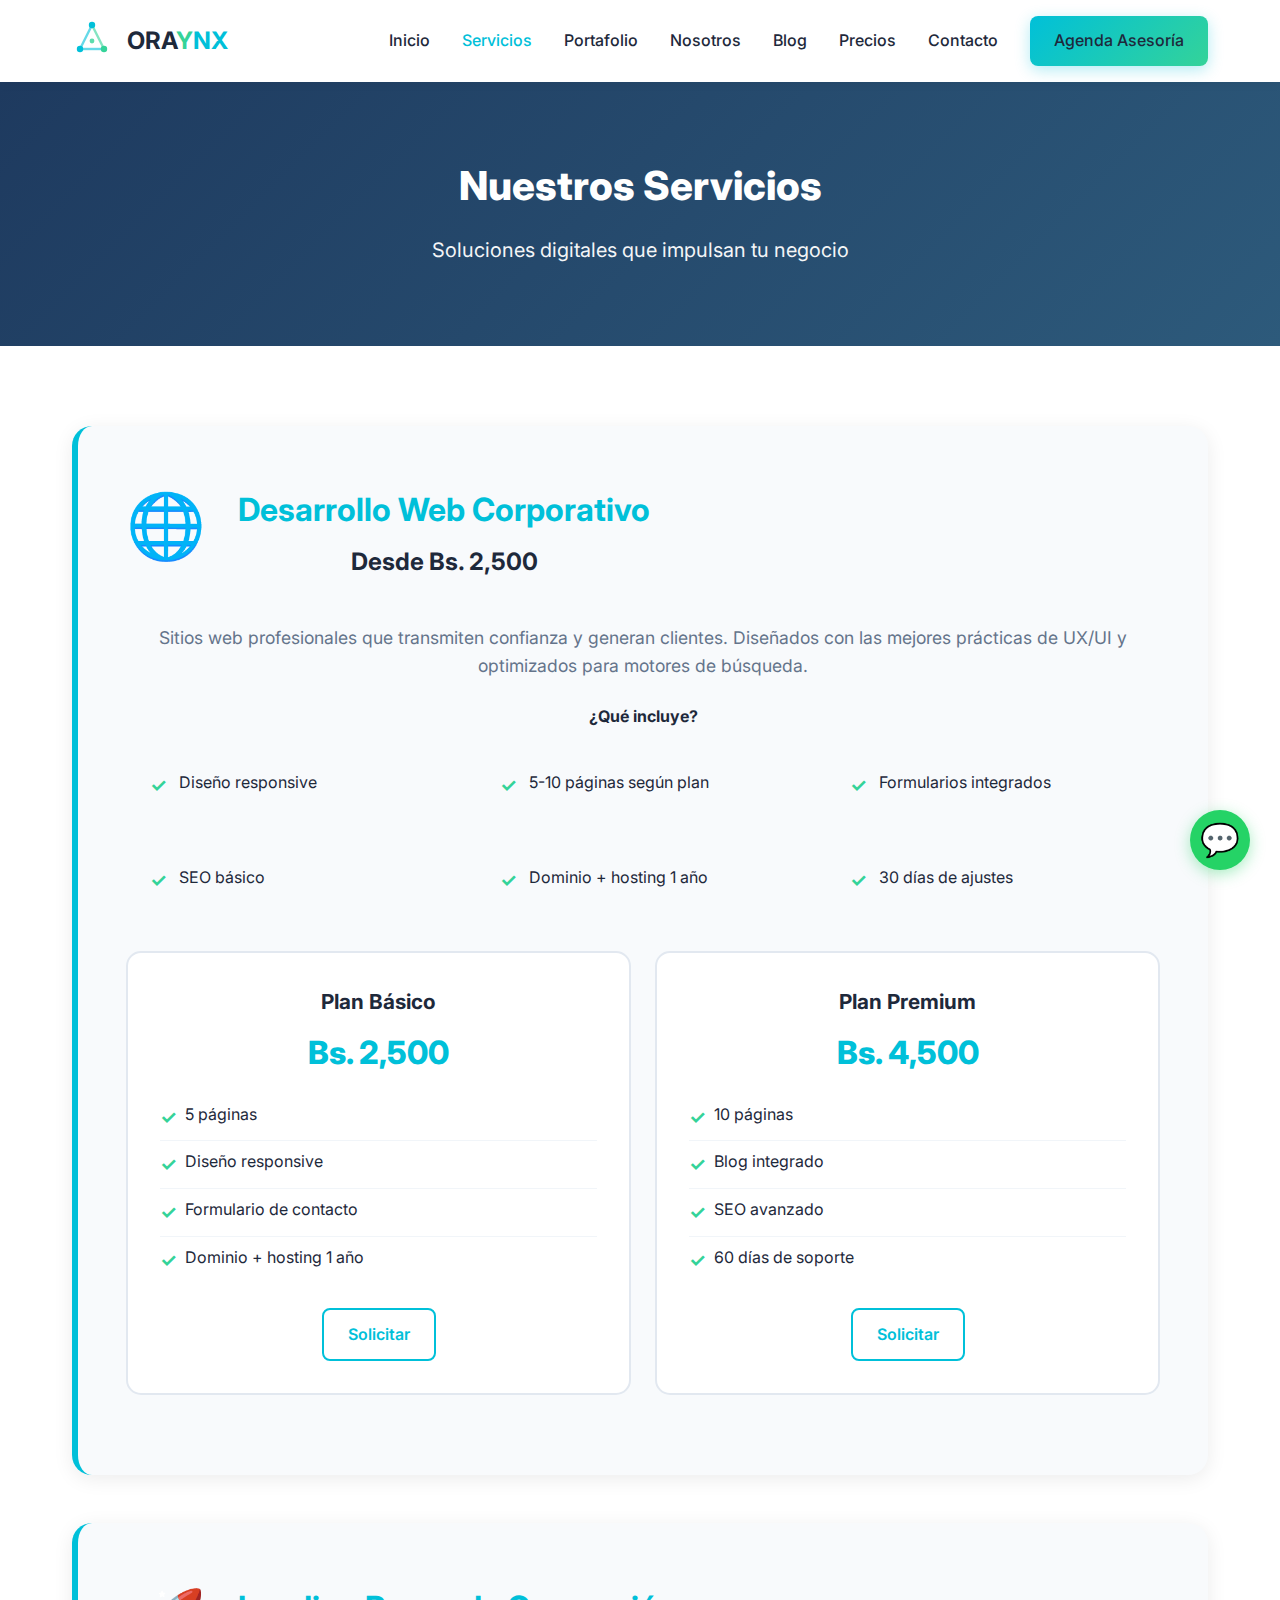
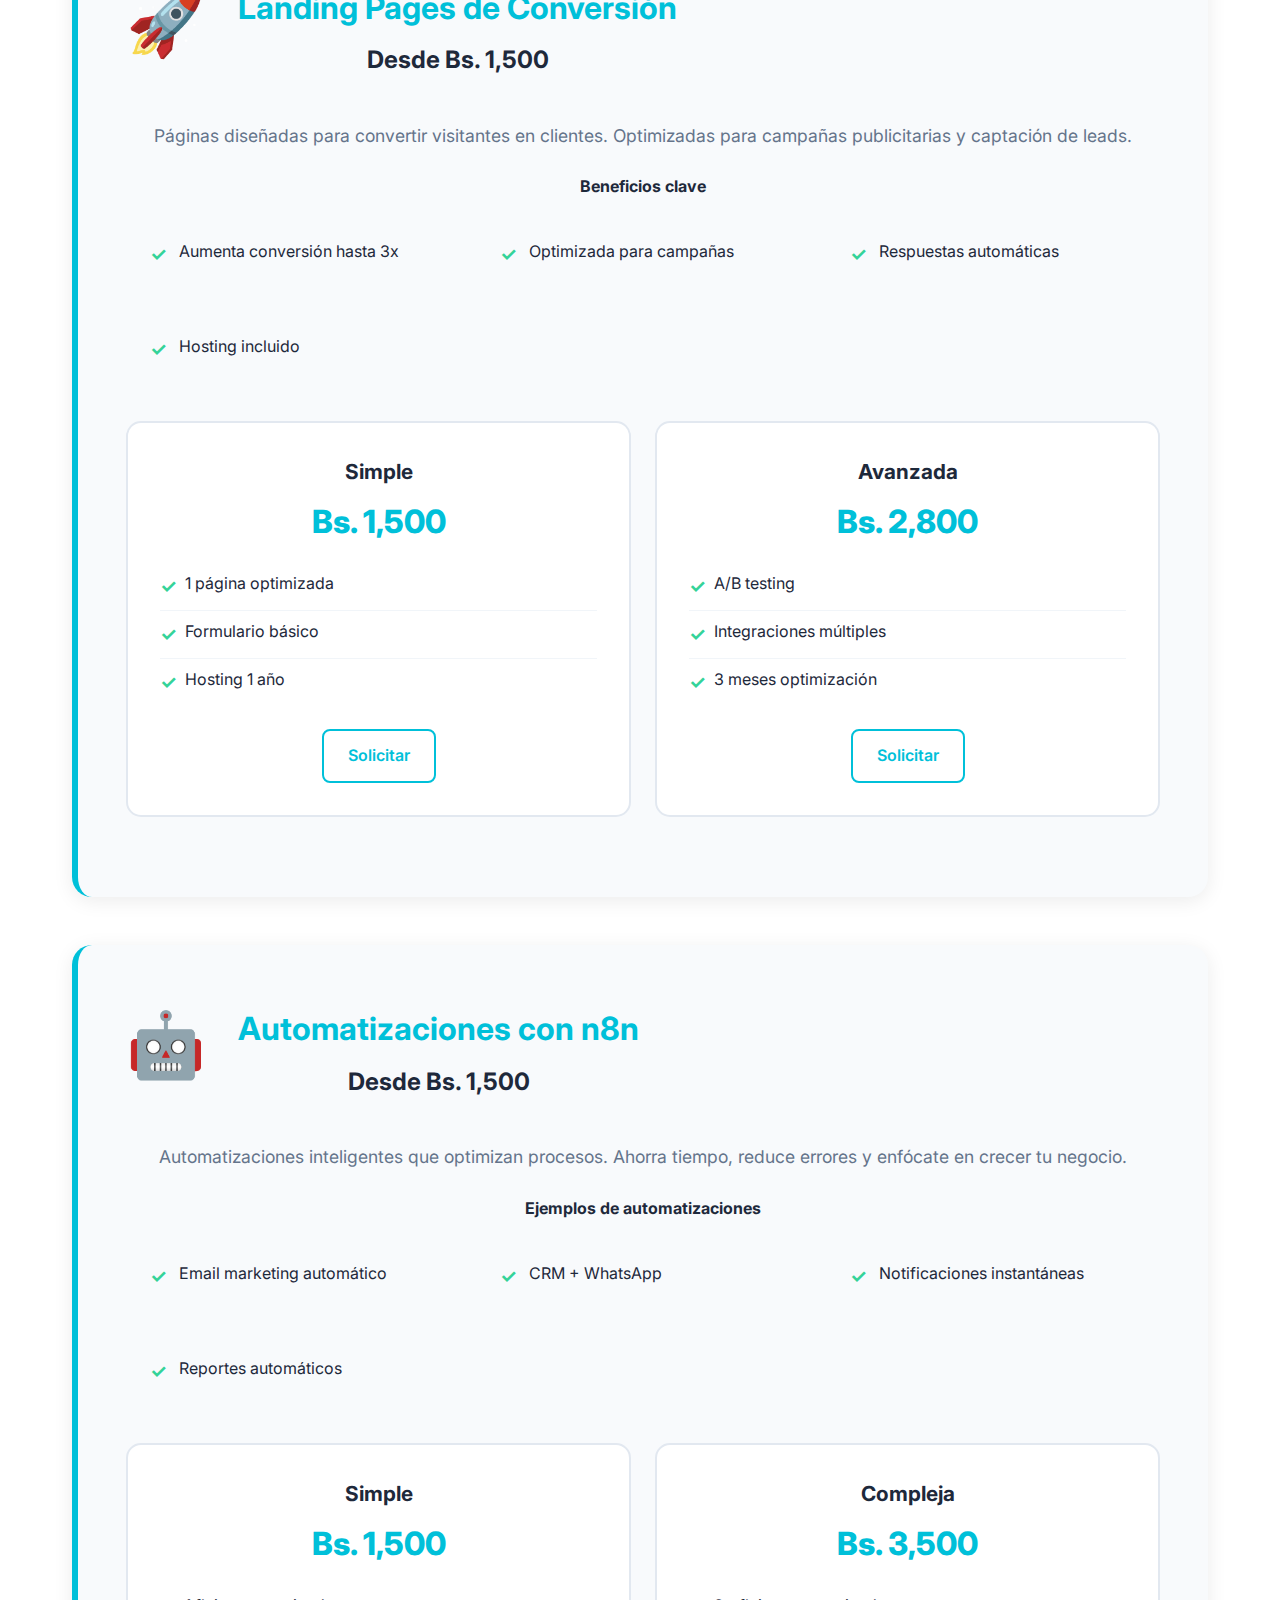
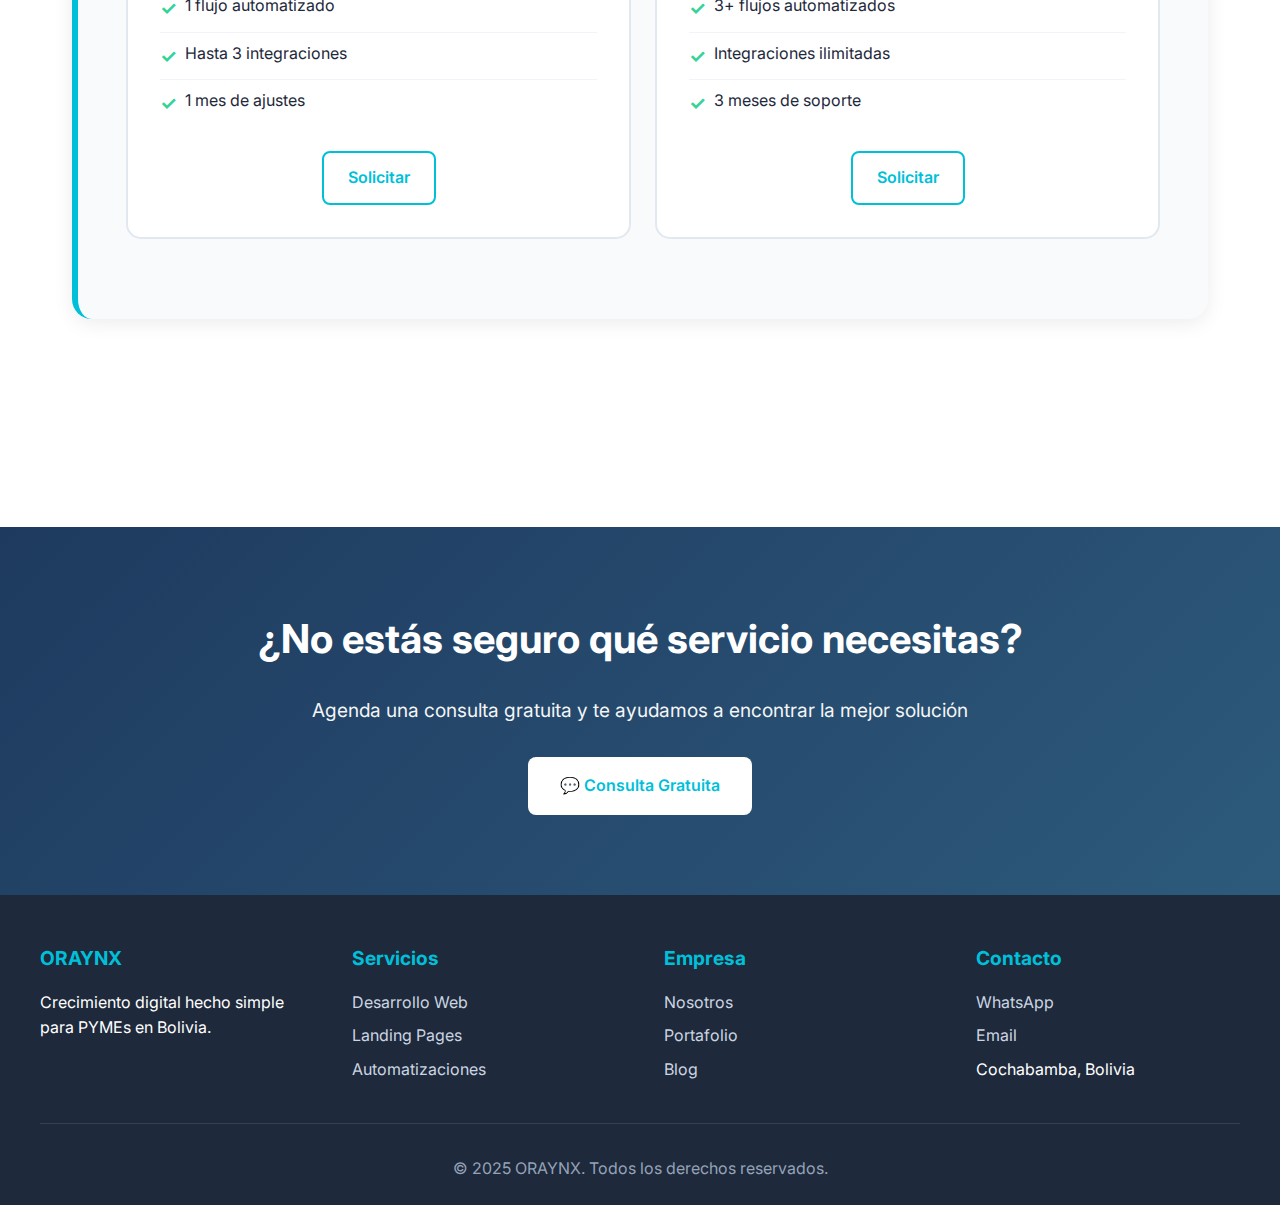
<file: servicios.html>
<!DOCTYPE html>
<html lang="es">
<head>
    <meta charset="UTF-8">
    <meta name="viewport" content="width=device-width, initial-scale=1.0">
    <meta name="description" content="Servicios de desarrollo web, landing pages y automatizaciones para PYMEs en Bolivia. Soluciones digitales que generan resultados reales.">
    <title>Servicios - ORAYNX | Desarrollo Web y Automatizaciones en Bolivia</title>
    
    <link rel="icon" type="image/svg+xml" href="data:image/svg+xml,%3Csvg xmlns='http://www.w3.org/2000/svg' viewBox='0 0 100 100'%3E%3Ccircle cx='50' cy='25' r='8' fill='%2300C0D9'/%3E%3Ccircle cx='25' cy='75' r='8' fill='%2300C0D9'/%3E%3Ccircle cx='75' cy='75' r='8' fill='%2334D399'/%3E%3Cline x1='50' y1='25' x2='25' y2='75' stroke='%2300C0D9' stroke-width='3'/%3E%3Cline x1='25' y1='75' x2='75' y2='75' stroke='%2300C0D9' stroke-width='3'/%3E%3Cline x1='75' y1='75' x2='50' y2='25' stroke='%2334D399' stroke-width='3'/%3E%3C/svg%3E">
    
    <link href="https://fonts.googleapis.com/css2?family=Inter:wght@300;400;500;600;700;800&display=swap" rel="stylesheet">
    
    <!-- CSS Files -->
    <link rel="stylesheet" href="css/styles.css">
    <link rel="stylesheet" href="css/componentes.css">
</head>
<body>
    <header>
        <nav>
            <a href="index.html" class="logo">
                <div class="logo-icon">
                    <svg viewBox="0 0 50 50" xmlns="http://www.w3.org/2000/svg">
                        <line x1="25" y1="10" x2="10" y2="40" stroke="#00C0D9" stroke-width="3" opacity="0.6"/>
                        <line x1="10" y1="40" x2="40" y2="40" stroke="#00C0D9" stroke-width="3" opacity="0.6"/>
                        <line x1="40" y1="40" x2="25" y2="10" stroke="#34D399" stroke-width="3" opacity="0.6"/>
                        <circle cx="25" cy="10" r="4" fill="#00C0D9"/>
                        <circle cx="10" cy="40" r="4" fill="#00C0D9"/>
                        <circle cx="40" cy="40" r="4" fill="#34D399"/>
                        <circle cx="25" cy="30" r="3" fill="#34D399" opacity="0.8"/>
                    </svg>
                </div>
                <div class="logo-text">
                    <span class="logo-ora">ORA</span><span class="logo-y">Y</span><span class="logo-nx">NX</span>
                </div>
            </a>
            
            <ul class="nav-links">
                <li><a href="index.html">Inicio</a></li>
                <li><a href="servicios.html" class="active">Servicios</a></li>
                <li><a href="portafolio.html">Portafolio</a></li>
                <li><a href="nosotros.html">Nosotros</a></li>
                <li><a href="blog.html">Blog</a></li>
                <li><a href="precios.html">Precios</a></li>
                <li><a href="contacto.html">Contacto</a></li>
                <li><a href="https://wa.me/59177457906" class="btn-primary">Agenda Asesoría</a></li>
            </ul>
            
            <button class="mobile-menu-btn">☰</button>
        </nav>
    </header>

    <section class="hero">
        <h1>Nuestros Servicios</h1>
        <p>Soluciones digitales que impulsan tu negocio</p>
    </section>

    <section class="services-section">
        <div class="container">
            <div class="service-card">
                <div class="service-header">
                    <div class="service-icon">🌐</div>
                    <div class="service-title">
                        <h3>Desarrollo Web Corporativo</h3>
                        <div class="price">Desde Bs. 2,500</div>
                    </div>
                </div>
                
                <p class="service-description">
                    Sitios web profesionales que transmiten confianza y generan clientes. Diseñados con las mejores prácticas de UX/UI y optimizados para motores de búsqueda.
                </p>
                
                <h4>¿Qué incluye?</h4>
                <div class="features-list">
                    <div class="feature-item">Diseño responsive</div>
                    <div class="feature-item">5-10 páginas según plan</div>
                    <div class="feature-item">Formularios integrados</div>
                    <div class="feature-item">SEO básico</div>
                    <div class="feature-item">Dominio + hosting 1 año</div>
                    <div class="feature-item">30 días de ajustes</div>
                </div>
                
                <div class="service-plans">
                    <div class="plan-card">
                        <div class="plan-name">Plan Básico</div>
                        <div class="plan-price">Bs. 2,500</div>
                        <ul class="plan-features">
                            <li>5 páginas</li>
                            <li>Diseño responsive</li>
                            <li>Formulario de contacto</li>
                            <li>Dominio + hosting 1 año</li>
                        </ul>
                        <a href="contacto.html" class="btn-secondary">Solicitar</a>
                    </div>
                    
                    <div class="plan-card">
                        <div class="plan-name">Plan Premium</div>
                        <div class="plan-price">Bs. 4,500</div>
                        <ul class="plan-features">
                            <li>10 páginas</li>
                            <li>Blog integrado</li>
                            <li>SEO avanzado</li>
                            <li>60 días de soporte</li>
                        </ul>
                        <a href="contacto.html" class="btn-secondary">Solicitar</a>
                    </div>
                </div>
            </div>

            <div class="service-card">
                <div class="service-header">
                    <div class="service-icon">🚀</div>
                    <div class="service-title">
                        <h3>Landing Pages de Conversión</h3>
                        <div class="price">Desde Bs. 1,500</div>
                    </div>
                </div>
                
                <p class="service-description">
                    Páginas diseñadas para convertir visitantes en clientes. Optimizadas para campañas publicitarias y captación de leads.
                </p>
                
                <h4>Beneficios clave</h4>
                <div class="features-list">
                    <div class="feature-item">Aumenta conversión hasta 3x</div>
                    <div class="feature-item">Optimizada para campañas</div>
                    <div class="feature-item">Respuestas automáticas</div>
                    <div class="feature-item">Hosting incluido</div>
                </div>
                
                <div class="service-plans">
                    <div class="plan-card">
                        <div class="plan-name">Simple</div>
                        <div class="plan-price">Bs. 1,500</div>
                        <ul class="plan-features">
                            <li>1 página optimizada</li>
                            <li>Formulario básico</li>
                            <li>Hosting 1 año</li>
                        </ul>
                        <a href="contacto.html" class="btn-secondary">Solicitar</a>
                    </div>
                    
                    <div class="plan-card">
                        <div class="plan-name">Avanzada</div>
                        <div class="plan-price">Bs. 2,800</div>
                        <ul class="plan-features">
                            <li>A/B testing</li>
                            <li>Integraciones múltiples</li>
                            <li>3 meses optimización</li>
                        </ul>
                        <a href="contacto.html" class="btn-secondary">Solicitar</a>
                    </div>
                </div>
            </div>

            <div class="service-card">
                <div class="service-header">
                    <div class="service-icon">🤖</div>
                    <div class="service-title">
                        <h3>Automatizaciones con n8n</h3>
                        <div class="price">Desde Bs. 1,500</div>
                    </div>
                </div>
                
                <p class="service-description">
                    Automatizaciones inteligentes que optimizan procesos. Ahorra tiempo, reduce errores y enfócate en crecer tu negocio.
                </p>
                
                <h4>Ejemplos de automatizaciones</h4>
                <div class="features-list">
                    <div class="feature-item">Email marketing automático</div>
                    <div class="feature-item">CRM + WhatsApp</div>
                    <div class="feature-item">Notificaciones instantáneas</div>
                    <div class="feature-item">Reportes automáticos</div>
                </div>
                
                <div class="service-plans">
                    <div class="plan-card">
                        <div class="plan-name">Simple</div>
                        <div class="plan-price">Bs. 1,500</div>
                        <ul class="plan-features">
                            <li>1 flujo automatizado</li>
                            <li>Hasta 3 integraciones</li>
                            <li>1 mes de ajustes</li>
                        </ul>
                        <a href="contacto.html" class="btn-secondary">Solicitar</a>
                    </div>
                    
                    <div class="plan-card">
                        <div class="plan-name">Compleja</div>
                        <div class="plan-price">Bs. 3,500</div>
                        <ul class="plan-features">
                            <li>3+ flujos automatizados</li>
                            <li>Integraciones ilimitadas</li>
                            <li>3 meses de soporte</li>
                        </ul>
                        <a href="contacto.html" class="btn-secondary">Solicitar</a>
                    </div>
                </div>
            </div>
        </div>
    </section>

    <section class="cta-section">
        <div class="container">
            <h2>¿No estás seguro qué servicio necesitas?</h2>
            <p>Agenda una consulta gratuita y te ayudamos a encontrar la mejor solución</p>
            <a href="https://wa.me/59177457906" class="btn-white">💬 Consulta Gratuita</a>
        </div>
    </section>

    <footer>
        <div class="footer-content">
            <div class="footer-column">
                <h4>ORAYNX</h4>
                <p>Crecimiento digital hecho simple para PYMEs en Bolivia.</p>
            </div>
            
            <div class="footer-column">
                <h4>Servicios</h4>
                <ul>
                    <li><a href="servicios.html">Desarrollo Web</a></li>
                    <li><a href="servicios.html">Landing Pages</a></li>
                    <li><a href="servicios.html">Automatizaciones</a></li>
                </ul>
            </div>
            
            <div class="footer-column">
                <h4>Empresa</h4>
                <ul>
                    <li><a href="nosotros.html">Nosotros</a></li>
                    <li><a href="portafolio.html">Portafolio</a></li>
                    <li><a href="blog.html">Blog</a></li>
                </ul>
            </div>
            
            <div class="footer-column">
                <h4>Contacto</h4>
                <ul>
                    <li><a href="https://wa.me/59177457906">WhatsApp</a></li>
                    <li><a href="mailto:contacto@oraynx.com">Email</a></li>
                    <li>Cochabamba, Bolivia</li>
                </ul>
            </div>
        </div>
        
        <div class="footer-bottom">
            <p>&copy; 2025 ORAYNX. Todos los derechos reservados.</p>
        </div>
    </footer>

    <a href="https://wa.me/59177457906" class="whatsapp-float">💬</a>

    <!-- Script para el menu -->
    <script>
          // Mobile menu toggle
        document.querySelector('.mobile-menu-btn').addEventListener('click', function() {
            const navLinks = document.querySelector('.nav-links');
            if (navLinks.style.display === 'flex') {
                navLinks.style.display = 'none';
            } else {
                navLinks.style.display = 'flex';
                navLinks.style.flexDirection = 'column';
                navLinks.style.position = 'absolute';
                navLinks.style.top = '100%';
                navLinks.style.left = '0';
                navLinks.style.right = '0';
                navLinks.style.background = 'white';
                navLinks.style.padding = '1rem';
                navLinks.style.boxShadow = '0 4px 10px rgba(0,0,0,0.1)';
            }
        });
    </script>
</body>
</html>
</file>
<file: css/componentes.css>
/* Componentes Reutilizables */

/* Botones */
.btn-primary {
    background: linear-gradient(135deg, var(--color-primary) 0%, var(--color-secondary) 100%);
    color: white;
    padding: 0.75rem 1.5rem;
    border-radius: 8px;
    text-decoration: none;
    font-weight: 600;
    transition: transform 0.3s, box-shadow 0.3s;
    box-shadow: 0 4px 15px rgba(0, 192, 217, 0.3);
    display: inline-block;
    border: none;
    cursor: pointer;
    font-family: 'Inter', sans-serif;
}

.btn-primary:hover {
    transform: translateY(-2px);
    box-shadow: 0 6px 20px rgba(0, 192, 217, 0.4);
}

.btn-secondary {
    display: inline-block;
    padding: 0.75rem 1.5rem;
    background: transparent;
    border: 2px solid var(--color-primary);
    color: var(--color-primary);
    text-decoration: none;
    border-radius: 8px;
    font-weight: 600;
    transition: all 0.3s;
    cursor: pointer;
    font-family: 'Inter', sans-serif;
}

.btn-secondary:hover {
    background: var(--color-primary);
    color: white;
}

.btn-white {
    background: white;
    color: var(--color-primary);
    padding: 1rem 2rem;
    text-decoration: none;
    border-radius: 8px;
    font-weight: 600;
    display: inline-block;
    transition: transform 0.3s, box-shadow 0.3s;
    border: none;
    cursor: pointer;
    font-family: 'Inter', sans-serif;
}

.btn-white:hover {
    transform: translateY(-2px);
    box-shadow: 0 6px 20px rgba(0,0,0,0.2);
}

.btn-read-more {
    display: inline-block;
    padding: 0.75rem 1.5rem;
    background: transparent;
    border: 2px solid var(--color-primary);
    color: var(--color-primary);
    text-decoration: none;
    border-radius: 8px;
    font-weight: 600;
    transition: all 0.3s;
    width: fit-content;
    cursor: pointer;
    font-family: 'Inter', sans-serif;
}

.btn-read-more:hover {
    background: var(--color-primary);
    color: white;
}

.btn-newsletter {
    padding: 1rem 2rem;
    background: var(--color-secondary);
    color: white;
    border: none;
    border-radius: 8px;
    font-weight: 600;
    cursor: pointer;
    transition: transform 0.3s, box-shadow 0.3s;
    font-family: 'Inter', sans-serif;
}

.btn-newsletter:hover {
    transform: translateY(-2px);
    box-shadow: 0 6px 20px rgba(52, 211, 153, 0.4);
}

/* Botones adicionales del archivo css/components.css */
.btn-plan {
    display: block;
    width: 100%;
    padding: 1rem;
    background: transparent;
    border: 2px solid var(--color-primary);
    color: var(--color-primary);
    text-decoration: none;
    border-radius: 8px;
    font-weight: 600;
    text-align: center;
    transition: all 0.3s;
}

.btn-plan:hover {
    background: var(--color-primary);
    color: white;
}

.btn-submit {
    background: linear-gradient(135deg, var(--color-primary) 0%, var(--color-secondary) 100%);
    color: white;
    padding: 1rem 3rem;
    border: none;
    border-radius: 8px;
    font-size: 1.1rem;
    font-weight: 700;
    cursor: pointer;
    transition: transform 0.3s, box-shadow 0.3s;
    box-shadow: 0 4px 15px rgba(0, 192, 217, 0.3);
    width: 100%;
}

.btn-submit:hover {
    transform: translateY(-2px);
    box-shadow: 0 6px 20px rgba(0, 192, 217, 0.4);
}

.btn-submit:disabled {
    opacity: 0.6;
    cursor: not-allowed;
    transform: none;
}

.btn-whatsapp {
    background: white;
    color: #25D366;
    padding: 1rem 2rem;
    border-radius: 8px;
    text-decoration: none;
    font-weight: 700;
    display: inline-block;
    transition: transform 0.3s;
}

.btn-whatsapp:hover {
    transform: scale(1.05);
}

.cta-button {
    display: inline-block;
    padding: 1rem 2.5rem;
    background: white;
    color: var(--color-primary);
    text-decoration: none;
    border-radius: 8px;
    font-weight: 700;
    font-size: 1.1rem;
    transition: transform 0.3s, box-shadow 0.3s;
    box-shadow: 0 10px 30px rgba(0, 0, 0, 0.2);
}

.cta-button:hover {
    transform: translateY(-3px);
    box-shadow: 0 15px 40px rgba(0, 0, 0, 0.3);
}

/* Tarjetas */
.card {
    background: white;
    border-radius: 15px;
    padding: 2rem;
    box-shadow: 0 4px 20px rgba(0,0,0,0.08);
    transition: transform 0.3s, box-shadow 0.3s;
}

.card:hover {
    transform: translateY(-5px);
    box-shadow: 0 8px 30px rgba(0,0,0,0.12);
}

.card-centered {
    text-align: center;
}

.card-icon {
    font-size: 3rem;
    margin-bottom: 1rem;
    color: var(--color-primary);
}

.card-title {
    font-size: 1.5rem;
    margin-bottom: 1rem;
    color: var(--color-text);
}

.card-description {
    color: var(--color-text-light);
    margin-bottom: 1.5rem;
    line-height: 1.6;
}

/* Formularios */
.form-group {
    margin-bottom: 1.5rem;
}

.form-group label {
    display: block;
    margin-bottom: 0.5rem;
    font-weight: 500;
    color: var(--color-text);
}

.form-control {
    width: 100%;
    padding: 1rem;
    border: 1px solid #e2e8f0;
    border-radius: 8px;
    font-family: 'Inter', sans-serif;
    font-size: 1rem;
    transition: border-color 0.3s;
}

.form-control:focus {
    outline: none;
    border-color: var(--color-primary);
}

.form-control.textarea {
    min-height: 120px;
    resize: vertical;
}

/* Badges */
.badge {
    display: inline-block;
    padding: 0.3rem 0.8rem;
    border-radius: 15px;
    font-size: 0.8rem;
    font-weight: 600;
}

.badge-primary {
    background: var(--color-primary);
    color: white;
}

.badge-secondary {
    background: #e0f2fe;
    color: var(--color-primary);
}

.badge-success {
    background: var(--color-secondary);
    color: white;
}

/* Alertas */
.alert {
    padding: 1rem 1.5rem;
    border-radius: 8px;
    margin-bottom: 1rem;
}

.alert-info {
    background: #e0f2fe;
    color: #0369a1;
    border-left: 4px solid var(--color-primary);
}

.alert-success {
    background: #dcfce7;
    color: #166534;
    border-left: 4px solid var(--color-secondary);
}

.alert-warning {
    background: #fef3c7;
    color: #92400e;
    border-left: 4px solid #f59e0b;
}

/* Grid System */
.row {
    display: flex;
    flex-wrap: wrap;
    margin: 0 -1rem;
}

.col {
    flex: 1;
    padding: 0 1rem;
}

.col-1 { flex: 0 0 8.333333%; }
.col-2 { flex: 0 0 16.666667%; }
.col-3 { flex: 0 0 25%; }
.col-4 { flex: 0 0 33.333333%; }
.col-5 { flex: 0 0 41.666667%; }
.col-6 { flex: 0 0 50%; }
.col-7 { flex: 0 0 58.333333%; }
.col-8 { flex: 0 0 66.666667%; }
.col-9 { flex: 0 0 75%; }
.col-10 { flex: 0 0 83.333333%; }
.col-11 { flex: 0 0 91.666667%; }
.col-12 { flex: 0 0 100%; }

/* Utilidades */
.text-center { text-align: center; }
.text-left { text-align: left; }
.text-right { text-align: right; }

.mb-0 { margin-bottom: 0; }
.mb-1 { margin-bottom: 0.5rem; }
.mb-2 { margin-bottom: 1rem; }
.mb-3 { margin-bottom: 1.5rem; }
.mb-4 { margin-bottom: 2rem; }
.mb-5 { margin-bottom: 3rem; }

.mt-0 { margin-top: 0; }
.mt-1 { margin-top: 0.5rem; }
.mt-2 { margin-top: 1rem; }
.mt-3 { margin-top: 1.5rem; }
.mt-4 { margin-top: 2rem; }
.mt-5 { margin-top: 3rem; }

.p-0 { padding: 0; }
.p-1 { padding: 0.5rem; }
.p-2 { padding: 1rem; }
.p-3 { padding: 1.5rem; }
.p-4 { padding: 2rem; }
.p-5 { padding: 3rem; }

.d-none { display: none; }
.d-block { display: block; }
.d-flex { display: flex; }
.d-inline { display: inline; }
.d-inline-block { display: inline-block; }

.justify-center { justify-content: center; }
.justify-between { justify-content: space-between; }
.justify-around { justify-content: space-around; }
.align-center { align-items: center; }
.align-start { align-items: flex-start; }
.align-end { align-items: flex-end; }

.w-100 { width: 100%; }
.h-100 { height: 100%; }

/* Animaciones */
.fade-in {
    animation: fadeIn 0.6s ease-in;
}

@keyframes fadeIn {
    from { opacity: 0; }
    to { opacity: 1; }
}

.slide-up {
    animation: slideUp 0.6s ease-out;
}

@keyframes slideUp {
    from {
        opacity: 0;
        transform: translateY(30px);
    }
    to {
        opacity: 1;
        transform: translateY(0);
    }
}

.scale-in {
    animation: scaleIn 0.5s ease-out;
}

@keyframes scaleIn {
    from {
        transform: scale(0);
    }
    to {
        transform: scale(1);
    }
}

/* Responsive utilities */
@media (max-width: 768px) {
    .d-md-none { display: none; }
    .d-md-block { display: block; }
    .d-md-flex { display: flex; }
    
    .col-md-1 { flex: 0 0 8.333333%; }
    .col-md-2 { flex: 0 0 16.666667%; }
    .col-md-3 { flex: 0 0 25%; }
    .col-md-4 { flex: 0 0 33.333333%; }
    .col-md-5 { flex: 0 0 41.666667%; }
    .col-md-6 { flex: 0 0 50%; }
    .col-md-7 { flex: 0 0 58.333333%; }
    .col-md-8 { flex: 0 0 66.666667%; }
    .col-md-9 { flex: 0 0 75%; }
    .col-md-10 { flex: 0 0 83.333333%; }
    .col-md-11 { flex: 0 0 91.666667%; }
    .col-md-12 { flex: 0 0 100%; }
}

@media (max-width: 576px) {
    .d-sm-none { display: none; }
    .d-sm-block { display: block; }
    .d-sm-flex { display: flex; }
    
    .col-sm-1 { flex: 0 0 8.333333%; }
    .col-sm-2 { flex: 0 0 16.666667%; }
    .col-sm-3 { flex: 0 0 25%; }
    .col-sm-4 { flex: 0 0 33.333333%; }
    .col-sm-5 { flex: 0 0 41.666667%; }
    .col-sm-6 { flex: 0 0 50%; }
    .col-sm-7 { flex: 0 0 58.333333%; }
    .col-sm-8 { flex: 0 0 66.666667%; }
    .col-sm-9 { flex: 0 0 75%; }
    .col-sm-10 { flex: 0 0 83.333333%; }
    .col-sm-11 { flex: 0 0 91.666667%; }
    .col-sm-12 { flex: 0 0 100%; }
}
</file>
<file: css/index-features.css>
/* Index Page Features Section - Specific Styles
   ========================================================================== */

/* Why ORAYNX Section */
.why-oraynx {
    padding: 5rem 2rem;
    background: white;
}

.features-grid {
    display: grid;
    grid-template-columns: repeat(auto-fit, minmax(280px, 1fr));
    gap: 2rem;
    margin-top: 3rem;
}

.feature-item {
    text-align: center;
    padding: 2rem;
    background: var(--color-bg-light);
    border-radius: 20px;
    transition: transform 0.3s, box-shadow 0.3s;
    display: flex;
    flex-direction: column;
    align-items: center;
}

.feature-item:hover {
    transform: translateY(-5px);
    box-shadow: 0 10px 30px rgba(0,0,0,0.1);
}

.feature-icon {
    font-size: 3rem;
    margin-bottom: 1.5rem;
    display: block;
}

.feature-item h4 {
    font-size: 1.3rem;
    margin-bottom: 1rem;
    color: var(--color-text);
}

.feature-item p {
    color: var(--color-text-light);
    line-height: 1.6;
    font-size: 0.95rem;
}

/* Responsive Design */
@media (max-width: 768px) {
    .why-oraynx {
        padding: 3rem 1rem;
    }
    
    .features-grid {
        grid-template-columns: 1fr;
        gap: 1.5rem;
        margin-top: 2rem;
    }
    
    .feature-item {
        padding: 1.5rem;
    }
    
    .feature-icon {
        font-size: 2.5rem;
        margin-bottom: 1rem;
    }
    
    .feature-item h4 {
        font-size: 1.2rem;
        margin-bottom: 0.75rem;
    }
    
    .feature-item p {
        font-size: 0.9rem;
    }
}

@media (max-width: 480px) {
    .feature-item {
        padding: 1rem;
    }
    
    .feature-icon {
        font-size: 2rem;
    }
    
    .feature-item h4 {
        font-size: 1.1rem;
    }
}
</file>
<file: css/styles.css>
/* ==========================================================================
   ORAYNX - Estilos Globales
   ========================================================================== */

/* Reset y Variables
   ========================================================================== */
* {
    margin: 0;
    padding: 0;
    box-sizing: border-box;
}

:root {
    --color-primary: #00C0D9;
    --color-secondary: #34D399;
    --color-dark: #1E3A5F;
    --color-text: #1e293b;
    --color-text-light: #64748b;
    --color-bg-light: #f8fafc;
}

/* Estilos Base
   ========================================================================== */
body {
    font-family: 'Inter', -apple-system, BlinkMacSystemFont, sans-serif;
    line-height: 1.6;
    color: var(--color-text);
    overflow-x: hidden;
    width: 100%;
}

html {
    overflow-x: hidden;
}

/* Contenedores
   ========================================================================== */
.container {
    max-width: 1200px;
    margin: 0 auto;
    padding: 0 2rem;
}

.section {
    padding: 5rem 0;
}

/* Header y Navegación
   ========================================================================== */
header {
    background: white;
    box-shadow: 0 2px 10px rgba(0, 0, 0, 0.05);
    position: sticky;
    top: 0;
    z-index: 1000;
}

nav {
    max-width: 1200px;
    margin: 0 auto;
    padding: 1rem 2rem;
    display: flex;
    justify-content: space-between;
    align-items: center;
}

.logo {
    display: flex;
    align-items: center;
    gap: 15px;
    text-decoration: none;
}

.logo-icon svg {
    width: 40px;
    height: 40px;
}

.logo-text {
    font-size: 1.5rem;
    font-weight: 700;
}

.logo-ora {
    color: var(--color-text);
}

.logo-y {
    color: var(--color-secondary);
}

.logo-nx {
    color: var(--color-primary);
}

.nav-links {
    display: flex;
    list-style: none;
    gap: 2rem;
    align-items: center;
}

.nav-links a {
    text-decoration: none;
    color: var(--color-text);
    font-weight: 500;
    transition: color 0.3s;
}

.nav-links a:hover,
.nav-links a.active {
    color: var(--color-primary);
}

.mobile-menu-btn {
    display: none;
    background: none;
    border: none;
    font-size: 1.5rem;
    cursor: pointer;
    color: var(--color-text);
}

/* Hero Section
   ========================================================================== */
.hero {
    background: linear-gradient(135deg, #1E3A5F 0%, #2D5A7B 100%);
    color: white;
    padding: 5rem 2rem 3rem;
    text-align: center;
}

.hero-content {
    max-width: 800px;
    margin: 0 auto;
}

.hero h1 {
    font-size: 2.5rem;
    margin-bottom: 1rem;
    line-height: 1.2;
    font-weight: 800;
}

.hero p {
    font-size: 1.2rem;
    opacity: 0.95;
}

/* Footer
   ========================================================================== */
footer {
    background: #1e293b;
    color: white;
    padding: 3rem 2rem 1.5rem;
}

.footer-content {
    max-width: 1200px;
    margin: 0 auto;
    display: grid;
    grid-template-columns: repeat(auto-fit, minmax(250px, 1fr));
    gap: 3rem;
    margin-bottom: 2rem;
}

.footer-section h3,
.footer-column h4 {
    margin-bottom: 1rem;
    font-size: 1.2rem;
    color: var(--color-primary);
}

.footer-links {
    list-style: none;
}

.footer-links li,
.footer-column ul li {
    margin-bottom: 0.8rem;
}

.footer-links a,
.footer-column a {
    color: #cbd5e1;
    text-decoration: none;
    transition: color 0.3s;
}

.footer-links a:hover,
.footer-column a:hover {
    color: var(--color-primary);
}

.footer-bottom {
    max-width: 1200px;
    margin: 0 auto;
    padding-top: 2rem;
    border-top: 1px solid #334155;
    text-align: center;
    color: #94a3b8;
}

/* WhatsApp Float Button
   ========================================================================== */
.whatsapp-float {
    position: fixed;
    bottom: 30px;
    right: 30px;
    background: #25D366;
    color: white;
    width: 60px;
    height: 60px;
    border-radius: 50%;
    display: flex;
    align-items: center;
    justify-content: center;
    font-size: 2rem;
    box-shadow: 0 4px 15px rgba(37, 211, 102, 0.4);
    text-decoration: none;
    z-index: 999;
    transition: transform 0.3s;
}

.whatsapp-float:hover {
    transform: scale(1.1);
}

/* Responsive
   ========================================================================== */
@media (max-width: 768px) {
    .nav-links {
        display: none;
    }

    .mobile-menu-btn {
        display: block;
    }

    .hero h1 {
        font-size: 1.8rem;
    }

    .hero p {
        font-size: 1.1rem;
    }
}

/* Portfolio Page Styles
   ========================================================================== */

/* Filters */
.filters {
    max-width: 1200px;
    margin: 3rem auto;
    padding: 0 2rem;
}

.filter-group {
    margin-bottom: 2rem;
}

.filter-group h3 {
    font-size: 0.9rem;
    text-transform: uppercase;
    color: #6b7280;
    margin-bottom: 0.8rem;
    font-weight: 600;
    letter-spacing: 0.5px;
}

.filter-buttons {
    display: flex;
    flex-wrap: wrap;
    gap: 0.8rem;
}

.filter-btn {
    padding: 0.6rem 1.2rem;
    border: 2px solid #e2e8f0;
    background: white;
    border-radius: 25px;
    cursor: pointer;
    font-size: 0.9rem;
    font-weight: 500;
    color: var(--color-text-light);
    transition: all 0.3s;
}

.filter-btn:hover {
    border-color: var(--color-primary);
    color: var(--color-primary);
}

.filter-btn.active {
    background: var(--color-primary);
    border-color: var(--color-primary);
    color: white;
}

/* Portfolio Grid */
.portfolio-grid {
    max-width: 1200px;
    margin: 0 auto 5rem;
    padding: 0 2rem;
    display: grid;
    grid-template-columns: repeat(auto-fill, minmax(350px, 1fr));
    gap: 2.5rem;
}

.project-card {
    background: white;
    border-radius: 16px;
    overflow: hidden;
    box-shadow: 0 4px 20px rgba(0,0,0,0.08);
    transition: transform 0.3s, box-shadow 0.3s;
    cursor: pointer;
}

.project-card:hover {
    transform: translateY(-8px);
    box-shadow: 0 12px 35px rgba(0,0,0,0.15);
}

.project-image {
    width: 100%;
    height: 250px;
    background: linear-gradient(135deg, var(--color-primary) 0%, var(--color-secondary) 100%);
    display: flex;
    align-items: center;
    justify-content: center;
    color: white;
    font-size: 3rem;
    position: relative;
    overflow: hidden;
}

.project-image::after {
    content: '';
    position: absolute;
    width: 100%;
    height: 100%;
    background: rgba(0,0,0,0.1);
}

.project-content {
    padding: 1.8rem;
}

.project-tags {
    display: flex;
    gap: 0.5rem;
    margin-bottom: 1rem;
    flex-wrap: wrap;
}

.tag {
    padding: 0.3rem 0.8rem;
    background: #e0f2fe;
    color: var(--color-primary);
    border-radius: 20px;
    font-size: 0.75rem;
    font-weight: 600;
}

.project-title {
    font-size: 1.4rem;
    font-weight: 700;
    color: var(--color-text);
    margin-bottom: 0.5rem;
}

.project-industry {
    color: var(--color-text-light);
    font-size: 0.9rem;
    margin-bottom: 1rem;
}

.project-results {
    display: flex;
    flex-direction: column;
    gap: 0.6rem;
}

.result-item {
    display: flex;
    align-items: center;
    gap: 0.5rem;
    font-size: 0.9rem;
    color: #059669;
    font-weight: 500;
}

.result-icon {
    font-size: 1.2rem;
}

/* Featured Case Study */
.featured-case {
    max-width: 1200px;
    margin: 5rem auto;
    padding: 0 2rem;
}

.case-study {
    background: var(--color-bg-light);
    border-radius: 20px;
    padding: 3rem;
    box-shadow: 0 8px 30px rgba(0,0,0,0.08);
}

.case-study-header {
    text-align: center;
    margin-bottom: 3rem;
}

.case-study-header h2 {
    font-size: 2.5rem;
    color: var(--color-text);
    margin-bottom: 1rem;
}

.case-study-header p {
    font-size: 1.1rem;
    color: var(--color-text-light);
}

.case-sections {
    display: grid;
    gap: 2.5rem;
}

.case-section {
    background: white;
    padding: 2rem;
    border-radius: 12px;
    border-left: 4px solid var(--color-primary);
}

.case-section h3 {
    font-size: 1.5rem;
    color: var(--color-primary);
    margin-bottom: 1rem;
    display: flex;
    align-items: center;
    gap: 0.8rem;
}

.case-section-icon {
    font-size: 1.8rem;
}

.case-section p {
    color: var(--color-text-light);
    line-height: 1.8;
    font-size: 1.05rem;
}

.tech-list {
    display: flex;
    flex-wrap: wrap;
    gap: 0.8rem;
    margin-top: 1rem;
}

.tech-item {
    padding: 0.5rem 1rem;
    background: #e0f2fe;
    border-radius: 8px;
    color: var(--color-primary);
    font-weight: 500;
    font-size: 0.9rem;
}

.results-grid {
    display: grid;
    grid-template-columns: repeat(auto-fit, minmax(200px, 1fr));
    gap: 1.5rem;
    margin-top: 1rem;
}

.result-stat {
    text-align: center;
    padding: 1.5rem;
    background: #f0fdf4;
    border-radius: 12px;
}

.result-stat-value {
    font-size: 2.5rem;
    font-weight: 800;
    color: #059669;
    margin-bottom: 0.5rem;
}

.result-stat-label {
    color: var(--color-text-light);
    font-size: 0.9rem;
}

.testimonial {
    background: white;
    padding: 2rem;
    border-radius: 12px;
    border-left: 4px solid var(--color-secondary);
    margin-top: 1rem;
    font-style: italic;
    color: var(--color-text-light);
    font-size: 1.1rem;
}

.testimonial-author {
    margin-top: 1rem;
    font-style: normal;
    font-weight: 600;
    color: var(--color-text);
}

/* Industries Section */
.industries {
    max-width: 1200px;
    margin: 5rem auto;
    padding: 0 2rem;
    text-align: center;
}

.industries h2 {
    font-size: 2.5rem;
    margin-bottom: 3rem;
    color: var(--color-text);
}

.industries-grid {
    display: grid;
    grid-template-columns: repeat(auto-fit, minmax(250px, 1fr));
    gap: 2rem;
}

.industry-card {
    background: white;
    padding: 2rem;
    border-radius: 12px;
    box-shadow: 0 4px 15px rgba(0,0,0,0.06);
    transition: transform 0.3s;
}

.industry-card:hover {
    transform: translateY(-5px);
}

.industry-icon {
    font-size: 3rem;
    margin-bottom: 1rem;
}

.industry-card h3 {
    font-size: 1.2rem;
    color: var(--color-text);
}

/* CTA Section */
.cta-section {
    background: linear-gradient(135deg, #1E3A5F 0%, #2D5A7B 100%);
    color: white;
    padding: 5rem 2rem;
    text-align: center;
    margin-top: 5rem;
}

.cta-section h2 {
    font-size: 2.5rem;
    margin-bottom: 1rem;
}

.cta-section p {
    font-size: 1.2rem;
    margin-bottom: 2rem;
    opacity: 0.95;
}

.cta-button {
    display: inline-block;
    padding: 1rem 2.5rem;
    background: white;
    color: var(--color-primary);
    text-decoration: none;
    border-radius: 8px;
    font-weight: 700;
    font-size: 1.1rem;
    transition: transform 0.3s, box-shadow 0.3s;
    box-shadow: 0 10px 30px rgba(0,0,0,0.2);
}

.cta-button:hover {
    transform: translateY(-3px);
    box-shadow: 0 15px 40px rgba(0,0,0,0.3);
}

/* Portfolio Responsive */
@media (max-width: 768px) {
    .portfolio-grid {
        grid-template-columns: 1fr;
    }

    .case-study {
        padding: 2rem 1.5rem;
    }
}

/* Nosotros Page Styles
   ========================================================================== */

/* Story Section */
.story-section {
    background: white;
}

.story-content {
    max-width: 800px;
    margin: 0 auto;
}

.story-content h2 {
    font-size: 2rem;
    margin-bottom: 2rem;
    color: var(--color-text);
    text-align: center;
}

.story-text {
    font-size: 1.1rem;
    line-height: 1.9;
    color: var(--color-text-light);
    margin-bottom: 1.5rem;
}

.highlight-box {
    background: var(--color-bg-light);
    padding: 2rem;
    border-radius: 15px;
    border-left: 4px solid var(--color-primary);
    margin: 2rem 0;
}

.highlight-box p {
    font-size: 1.2rem;
    line-height: 1.8;
    color: var(--color-text);
    font-style: italic;
}

/* Mission Section */
.mission-section {
    background: var(--color-bg-light);
}

.mission-grid {
    display: grid;
    grid-template-columns: repeat(auto-fit, minmax(300px, 1fr));
    gap: 2rem;
    margin-top: 3rem;
}

.mission-card {
    background: white;
    padding: 3rem;
    border-radius: 20px;
    box-shadow: 0 4px 20px rgba(0,0,0,0.08);
    text-align: center;
    transition: transform 0.3s;
}

.mission-card:hover {
    transform: translateY(-5px);
}

.mission-icon {
    font-size: 3.5rem;
    margin-bottom: 1.5rem;
}

.mission-card h3 {
    font-size: 1.5rem;
    margin-bottom: 1rem;
    color: var(--color-primary);
}

.mission-card p {
    color: var(--color-text-light);
    line-height: 1.8;
}

/* Values Section */
.values-section {
    background: white;
}

.values-section h2 {
    text-align: center;
    font-size: 2rem;
    margin-bottom: 3rem;
}

.values-grid {
    display: grid;
    grid-template-columns: repeat(auto-fit, minmax(280px, 1fr));
    gap: 2rem;
}

.value-card {
    background: var(--color-bg-light);
    padding: 2rem;
    border-radius: 15px;
    border-top: 4px solid var(--color-secondary);
}

.value-card h4 {
    font-size: 1.2rem;
    margin-bottom: 0.5rem;
    color: var(--color-text);
    display: flex;
    align-items: center;
    gap: 0.5rem;
}

.value-card h4::before {
    content: "✓";
    color: var(--color-secondary);
    font-weight: 700;
    font-size: 1.5rem;
}

.value-card p {
    color: var(--color-text-light);
}

/* Stats Section */
.stats-section {
    background: linear-gradient(135deg, var(--color-primary) 0%, var(--color-secondary) 100%);
    color: white;
    padding: 5rem 2rem;
}

.stats-grid {
    display: grid;
    grid-template-columns: repeat(auto-fit, minmax(200px, 1fr));
    gap: 3rem;
    text-align: center;
}

.stat-item h3 {
    font-size: 3.5rem;
    margin-bottom: 0.5rem;
}

.stat-item p {
    font-size: 1.1rem;
    opacity: 0.95;
}

/* Team Section */
.team-section {
    background: var(--color-bg-light);
}

.team-section h2 {
    text-align: center;
    font-size: 2rem;
    margin-bottom: 1rem;
}

.team-intro {
    text-align: center;
    max-width: 700px;
    margin: 0 auto 3rem;
    color: var(--color-text-light);
}

.team-member {
    max-width: 800px;
    margin: 0 auto;
    background: white;
    padding: 3rem;
    border-radius: 20px;
    box-shadow: 0 4px 20px rgba(0,0,0,0.08);
    display: flex;
    gap: 3rem;
    align-items: center;
}

.member-photo {
    width: 200px;
    height: 200px;
    border-radius: 50%;
    background: linear-gradient(135deg, var(--color-primary) 0%, var(--color-secondary) 100%);
    display: flex;
    align-items: center;
    justify-content: center;
    font-size: 5rem;
    flex-shrink: 0;
    box-shadow: 0 8px 25px rgba(0,0,0,0.15);
}

.member-info h3 {
    font-size: 1.8rem;
    margin-bottom: 0.5rem;
    color: var(--color-text);
}

.member-role {
    color: var(--color-primary);
    font-weight: 600;
    margin-bottom: 1.5rem;
    font-size: 1.1rem;
}

.member-bio {
    color: var(--color-text-light);
    line-height: 1.8;
    margin-bottom: 1rem;
}

/* Differentiators Section */
.differentiators-section {
    background: white;
}

.differentiators-section h2 {
    text-align: center;
    font-size: 2rem;
    margin-bottom: 3rem;
}

.diff-grid {
    display: grid;
    grid-template-columns: repeat(auto-fit, minmax(250px, 1fr));
    gap: 2rem;
}

.diff-card {
    text-align: center;
    padding: 2rem;
}

.diff-icon {
    font-size: 3rem;
    margin-bottom: 1rem;
}

.diff-card h4 {
    font-size: 1.2rem;
    margin-bottom: 0.75rem;
    color: var(--color-text);
}

.diff-card p {
    color: var(--color-text-light);
    font-size: 0.95rem;
}

/* Nosotros Responsive */
@media (max-width: 768px) {
    .team-member {
        flex-direction: column;
        text-align: center;
    }

    .member-photo {
        width: 150px;
        height: 150px;
        font-size: 4rem;
    }
}

/* Contacto Page Styles
   ========================================================================== */

/* Contact Section */
.contact-section {
    padding: 5rem 0;
    background: white;
}

.contact-grid {
    display: grid;
    grid-template-columns: 1fr 1.5fr;
    gap: 4rem;
    margin-top: 3rem;
}

.contact-info {
    background: var(--color-bg-light);
    padding: 3rem;
    border-radius: 20px;
    height: fit-content;
}

.contact-info h3 {
    font-size: 1.5rem;
    margin-bottom: 2rem;
    color: var(--color-text);
}

.info-item {
    display: flex;
    align-items: flex-start;
    gap: 1rem;
    margin-bottom: 2rem;
    padding: 1.5rem;
    background: white;
    border-radius: 10px;
    transition: transform 0.3s;
}

.info-item:hover {
    transform: translateX(5px);
}

.info-icon {
    font-size: 2rem;
    flex-shrink: 0;
}

.info-content h4 {
    font-size: 1.1rem;
    margin-bottom: 0.5rem;
    color: var(--color-primary);
}

.info-content p {
    color: var(--color-text-light);
}

.info-content a {
    color: var(--color-text);
    text-decoration: none;
    font-weight: 500;
}

.info-content a:hover {
    color: var(--color-primary);
}

.whatsapp-cta {
    background: linear-gradient(135deg, #25D366 0%, #128C7E 100%);
    color: white;
    padding: 2rem;
    border-radius: 15px;
    text-align: center;
    margin-top: 2rem;
}

.whatsapp-cta h4 {
    font-size: 1.3rem;
    margin-bottom: 1rem;
}

.whatsapp-cta p {
    margin-bottom: 1.5rem;
    opacity: 0.95;
}

.btn-whatsapp {
    background: white;
    color: #25D366;
    padding: 1rem 2rem;
    border-radius: 8px;
    text-decoration: none;
    font-weight: 700;
    display: inline-block;
    transition: transform 0.3s;
}

.btn-whatsapp:hover {
    transform: scale(1.05);
}

.contact-form-container {
    background: var(--color-bg-light);
    padding: 3rem;
    border-radius: 20px;
}

.contact-form-container h3 {
    font-size: 1.5rem;
    margin-bottom: 1rem;
    color: var(--color-text);
}

.form-intro {
    color: var(--color-text-light);
    margin-bottom: 2rem;
}

.form-group {
    margin-bottom: 1.5rem;
}

.form-group label {
    display: block;
    margin-bottom: 0.5rem;
    font-weight: 600;
    color: var(--color-text);
}

.form-group label .required {
    color: #ef4444;
}

.form-group input,
.form-group select,
.form-group textarea {
    width: 100%;
    padding: 1rem;
    border: 2px solid #e2e8f0;
    border-radius: 8px;
    font-family: 'Inter', sans-serif;
    font-size: 1rem;
    transition: border-color 0.3s;
    background: white;
}

.form-group input:focus,
.form-group select:focus,
.form-group textarea:focus {
    outline: none;
    border-color: var(--color-primary);
}

.form-group textarea {
    resize: vertical;
    min-height: 150px;
}

.form-row {
    display: grid;
    grid-template-columns: 1fr 1fr;
    gap: 1.5rem;
}

.checkbox-group {
    display: flex;
    align-items: center;
    gap: 0.5rem;
    margin: 1.5rem 0;
}

.checkbox-group input[type="checkbox"] {
    width: auto;
    cursor: pointer;
}

.checkbox-group label {
    margin: 0;
    font-weight: 400;
    cursor: pointer;
}

.btn-submit {
    background: linear-gradient(135deg, var(--color-primary) 0%, var(--color-secondary) 100%);
    color: white;
    padding: 1rem 3rem;
    border: none;
    border-radius: 8px;
    font-size: 1.1rem;
    font-weight: 700;
    cursor: pointer;
    transition: transform 0.3s, box-shadow 0.3s;
    box-shadow: 0 4px 15px rgba(0, 192, 217, 0.3);
    width: 100%;
}

.btn-submit:hover {
    transform: translateY(-2px);
    box-shadow: 0 6px 20px rgba(0, 192, 217, 0.4);
}

.btn-submit:disabled {
    opacity: 0.6;
    cursor: not-allowed;
    transform: none;
}

.form-message {
    padding: 1rem;
    border-radius: 8px;
    margin-bottom: 1.5rem;
    display: none;
}

.form-message.success {
    background: #d1fae5;
    color: #065f46;
    border-left: 4px solid var(--color-secondary);
    display: block;
}

.form-message.error {
    background: #fee2e2;
    color: #991b1b;
    border-left: 4px solid #ef4444;
    display: block;
}

.response-time {
    background: white;
    padding: 1.5rem;
    border-radius: 10px;
    border-left: 4px solid var(--color-secondary);
    margin-top: 2rem;
}

.response-time strong {
    color: var(--color-primary);
}

/* Contacto Responsive */
@media (max-width: 768px) {
    .contact-grid {
        grid-template-columns: 1fr;
        gap: 2rem;
    }

    .form-row {
        grid-template-columns: 1fr;
    }
}

/* Precios Page Styles
   ========================================================================== */

/* Hero Features */
.hero-features {
    display: flex;
    justify-content: center;
    gap: 3rem;
    flex-wrap: wrap;
    margin-top: 2rem;
}

.hero-feature {
    display: flex;
    align-items: center;
    gap: 0.5rem;
    font-size: 1rem;
}

/* Toggle Section */
.toggle-section {
    background: white;
    padding: 3rem 2rem 2rem;
    text-align: center;
}

.billing-toggle {
    display: inline-flex;
    background: var(--color-bg-light);
    border-radius: 50px;
    padding: 0.5rem;
    gap: 0.5rem;
}

.toggle-btn {
    padding: 0.75rem 2rem;
    border: none;
    background: transparent;
    border-radius: 50px;
    cursor: pointer;
    font-weight: 600;
    color: var(--color-text-light);
    transition: all 0.3s;
    font-family: 'Inter', sans-serif;
}

.toggle-btn.active {
    background: white;
    color: var(--color-primary);
    box-shadow: 0 2px 10px rgba(0,0,0,0.1);
}

.savings-badge {
    display: inline-block;
    background: var(--color-secondary);
    color: white;
    padding: 0.25rem 0.75rem;
    border-radius: 15px;
    font-size: 0.8rem;
    font-weight: 700;
    margin-left: 0.5rem;
}

/* Pricing Cards */
.pricing-section {
    padding: 3rem 2rem 5rem;
    background: var(--color-bg-light);
}

.pricing-grid {
    display: grid;
    grid-template-columns: repeat(auto-fit, minmax(320px, 1fr));
    gap: 2rem;
    margin-top: 2rem;
}

.pricing-card {
    background: white;
    border-radius: 20px;
    padding: 3rem;
    box-shadow: 0 4px 20px rgba(0,0,0,0.08);
    transition: transform 0.3s, box-shadow 0.3s;
    position: relative;
}

.pricing-card:hover {
    transform: translateY(-8px);
    box-shadow: 0 12px 35px rgba(0,0,0,0.15);
}

.pricing-card.featured {
    border: 3px solid var(--color-primary);
    transform: scale(1.05);
}

.pricing-card.featured:hover {
    transform: scale(1.05) translateY(-8px);
}

.popular-badge {
    position: absolute;
    top: -15px;
    right: 20px;
    background: var(--color-primary);
    color: white;
    padding: 0.5rem 1.5rem;
    border-radius: 20px;
    font-size: 0.85rem;
    font-weight: 700;
}

.plan-icon {
    font-size: 3rem;
    margin-bottom: 1rem;
}

.plan-name {
    font-size: 1.8rem;
    font-weight: 800;
    color: var(--color-text);
    margin-bottom: 0.5rem;
}

.plan-description {
    color: var(--color-text-light);
    margin-bottom: 2rem;
    font-size: 0.95rem;
}

.plan-price {
    margin-bottom: 2rem;
}

.price-amount {
    font-size: 3rem;
    font-weight: 800;
    color: var(--color-primary);
}

.price-currency {
    font-size: 1.5rem;
    font-weight: 600;
}

.price-period {
    font-size: 1rem;
    color: var(--color-text-light);
    font-weight: 400;
}

.plan-features {
    list-style: none;
    margin-bottom: 2rem;
}

.plan-features li {
    padding: 0.75rem 0;
    display: flex;
    align-items: flex-start;
    gap: 0.75rem;
    border-bottom: 1px solid #f1f5f9;
}

.plan-features li:last-child {
    border-bottom: none;
}

.plan-features li::before {
    content: "✓";
    color: var(--color-secondary);
    font-weight: 700;
    font-size: 1.2rem;
    flex-shrink: 0;
}

.btn-plan {
    display: block;
    width: 100%;
    padding: 1rem;
    background: transparent;
    border: 2px solid var(--color-primary);
    color: var(--color-primary);
    text-decoration: none;
    border-radius: 8px;
    font-weight: 600;
    text-align: center;
    transition: all 0.3s;
}

.btn-plan:hover {
    background: var(--color-primary);
    color: white;
}

.pricing-card.featured .btn-plan {
    background: var(--color-primary);
    color: white;
}

.pricing-card.featured .btn-plan:hover {
    background: var(--color-dark);
    border-color: var(--color-dark);
}

/* Combo Packages */
.combos-section {
    padding: 5rem 2rem;
    background: white;
}

.section-header {
    text-align: center;
    margin-bottom: 3rem;
}

.section-header h2 {
    font-size: 2.5rem;
    color: var(--color-text);
    margin-bottom: 1rem;
}

.section-header p {
    font-size: 1.1rem;
    color: var(--color-text-light);
}

.combos-grid {
    display: grid;
    grid-template-columns: repeat(auto-fit, minmax(350px, 1fr));
    gap: 2.5rem;
}

.combo-card {
    background: linear-gradient(135deg, var(--color-bg-light) 0%, white 100%);
    padding: 3rem;
    border-radius: 20px;
    border: 2px solid #e2e8f0;
    transition: all 0.3s;
}

.combo-card:hover {
    border-color: var(--color-primary);
    transform: translateY(-5px);
    box-shadow: 0 10px 40px rgba(0,0,0,0.1);
}

.combo-card.destacado {
    border: 3px solid var(--color-primary);
}

.combo-badge {
    background: var(--color-secondary);
    color: white;
    padding: 0.5rem 1.2rem;
    border-radius: 20px;
    font-size: 0.9rem;
    font-weight: 700;
    display: inline-block;
    margin-bottom: 1.5rem;
}

.combo-name {
    font-size: 2rem;
    font-weight: 800;
    color: var(--color-text);
    margin-bottom: 1rem;
}

.combo-description {
    color: var(--color-text-light);
    margin-bottom: 2rem;
    font-size: 1.05rem;
}

.combo-includes {
    list-style: none;
    margin-bottom: 2rem;
    padding: 2rem;
    background: white;
    border-radius: 12px;
}

.combo-includes li {
    padding: 0.75rem 0;
    color: var(--color-text);
    display: flex;
    align-items: center;
    gap: 0.75rem;
}

.combo-includes li::before {
    content: "●";
    color: var(--color-primary);
    font-weight: 700;
    font-size: 1.2rem;
}

.combo-pricing {
    margin-bottom: 2rem;
    padding: 1.5rem;
    background: white;
    border-radius: 12px;
}

.precio-original {
    text-decoration: line-through;
    color: var(--color-text-light);
    font-size: 1.1rem;
    display: block;
    margin-bottom: 0.5rem;
}

.precio-combo {
    font-size: 3rem;
    font-weight: 800;
    color: var(--color-primary);
    display: block;
    margin-bottom: 0.5rem;
}

.ahorro {
    display: inline-block;
    background: var(--color-secondary);
    color: white;
    padding: 0.5rem 1rem;
    border-radius: 20px;
    font-size: 0.95rem;
    font-weight: 700;
}

/* Comparison Table */
.comparison-section {
    padding: 5rem 2rem;
    background: var(--color-bg-light);
}

.comparison-table {
    background: white;
    border-radius: 20px;
    overflow: hidden;
    box-shadow: 0 4px 20px rgba(0,0,0,0.08);
    overflow-x: auto;
}

table {
    width: 100%;
    border-collapse: collapse;
}

thead {
    background: var(--color-dark);
    color: white;
}

th {
    padding: 1.5rem 1rem;
    text-align: left;
    font-weight: 600;
}

th:first-child {
    text-align: left;
}

td {
    padding: 1.25rem 1rem;
    border-bottom: 1px solid #f1f5f9;
}

tbody tr:hover {
    background: var(--color-bg-light);
}

.check-icon {
    color: var(--color-secondary);
    font-size: 1.2rem;
}

.cross-icon {
    color: var(--color-text-light);
    font-size: 1rem;
}

/* FAQ Section */
.faq-section {
    padding: 5rem 2rem;
    background: white;
}

.faq-grid {
    display: grid;
    gap: 1.5rem;
    max-width: 900px;
    margin: 0 auto;
}

.faq-item {
    background: var(--color-bg-light);
    border-radius: 12px;
    padding: 2rem;
    cursor: pointer;
    transition: all 0.3s;
}

.faq-item:hover {
    box-shadow: 0 4px 15px rgba(0,0,0,0.08);
}

.faq-question {
    display: flex;
    justify-content: space-between;
    align-items: center;
    font-size: 1.2rem;
    font-weight: 600;
    color: var(--color-text);
}

.faq-icon {
    font-size: 1.5rem;
    color: var(--color-primary);
    transition: transform 0.3s;
}

.faq-item.active .faq-icon {
    transform: rotate(45deg);
}

.faq-answer {
    max-height: 0;
    overflow: hidden;
    transition: max-height 0.3s ease-out;
    color: var(--color-text-light);
    line-height: 1.7;
}

.faq-item.active .faq-answer {
    max-height: 500px;
    margin-top: 1rem;
}

/* Precios Responsive */
@media (max-width: 768px) {
    /* Hero Section Mobile */
    .hero-features {
        flex-direction: column;
        gap: 1rem;
        align-items: center;
        text-align: center;
    }
    
    .hero-feature {
        font-size: 0.9rem;
        padding: 0.5rem 1rem;
        background: rgba(255, 255, 255, 0.1);
        border-radius: 20px;
    }
    
    /* Toggle Section Mobile */
    .toggle-section {
        padding: 2rem 1rem;
    }
    
    .billing-toggle {
        flex-direction: column;
        width: 100%;
        max-width: 300px;
        margin: 0 auto;
    }
    
    .toggle-btn {
        width: 100%;
        padding: 1rem;
        font-size: 0.9rem;
    }
    
    .savings-badge {
        display: block;
        margin-top: 0.5rem;
        margin-left: 0;
    }
    
    /* Pricing Cards Mobile */
    .pricing-section {
        padding: 3rem 1rem;
    }
    
    .pricing-grid,
    .combos-grid {
        grid-template-columns: 1fr;
        gap: 1.5rem;
    }
    
    .pricing-card {
        padding: 2rem 1.5rem;
        border-radius: 15px;
    }
    
    .pricing-card.featured {
        transform: scale(1);
        border-width: 2px;
    }
    
    .pricing-card.featured:hover {
        transform: translateY(-5px);
    }
    
    .popular-badge {
        position: static;
        display: inline-block;
        margin-bottom: 1rem;
        font-size: 0.8rem;
        padding: 0.4rem 1rem;
    }
    
    .plan-icon {
        font-size: 2.5rem;
        margin-bottom: 1rem;
    }
    
    .plan-name {
        font-size: 1.4rem;
    }
    
    .plan-description {
        font-size: 0.95rem;
        margin-bottom: 1.5rem;
    }
    
    .plan-price {
        margin-bottom: 1.5rem;
    }
    
    .price-amount {
        font-size: 2.5rem;
    }
    
    .price-currency {
        font-size: 1.2rem;
    }
    
    .price-period {
        font-size: 0.9rem;
    }
    
    .plan-features {
        margin-bottom: 1.5rem;
    }
    
    .plan-features li {
        font-size: 0.9rem;
        padding: 0.6rem 0;
    }
    
    .btn-plan {
        padding: 0.8rem 1.5rem;
        font-size: 0.9rem;
    }
    
    /* Combo Cards Mobile */
    .combos-section {
        padding: 3rem 1rem;
    }
    
    .section-header {
        margin-bottom: 2rem;
    }
    
    .section-header h2 {
        font-size: 1.8rem;
    }
    
    .section-header p {
        font-size: 1rem;
    }
    
    .combo-card {
        padding: 2rem 1.5rem;
        border-radius: 15px;
    }
    
    .combo-badge {
        font-size: 0.8rem;
        padding: 0.4rem 1rem;
        margin-bottom: 1rem;
    }
    
    .combo-name {
        font-size: 1.6rem;
    }
    
    .combo-description {
        font-size: 0.95rem;
        margin-bottom: 1.5rem;
    }
    
    .combo-includes {
        padding: 1.5rem;
        margin-bottom: 1.5rem;
    }
    
    .combo-includes h4 {
        font-size: 1rem;
        margin-bottom: 1rem;
    }
    
    .combo-includes li {
        font-size: 0.9rem;
        padding: 0.5rem 0;
    }
    
    .combo-pricing {
        padding: 1rem;
        margin-bottom: 1.5rem;
    }
    
    .precio-original {
        font-size: 1rem;
    }
    
    .precio-combo {
        font-size: 2.2rem;
    }
    
    .ahorro {
        font-size: 0.9rem;
    }
    
    /* Comparison Table Mobile */
    .comparison-section {
        padding: 3rem 1rem;
    }
    
    .comparison-table {
        border-radius: 15px;
        overflow-x: auto;
        -webkit-overflow-scrolling: touch;
    }
    
    .comparison-table table {
        min-width: 600px;
        font-size: 0.85rem;
    }
    
    th, td {
        padding: 0.8rem 0.5rem;
    }
    
    th:first-child,
    td:first-child {
        padding-left: 1rem;
    }
    
    th:last-child,
    td:last-child {
        padding-right: 1rem;
    }
    
    .check-icon,
    .cross-icon {
        font-size: 1.2rem;
    }

    /* Fixed first column for mobile table */
    .comparison-table table {
        border-collapse: separate;
        border-spacing: 0;
    }

    .comparison-table td:first-child,
    .comparison-table th:first-child {
        position: sticky;
        left: 0;
        background: white;
        z-index: 10;
        border-right: 1px solid #e2e8f0;
        box-shadow: 2px 0 5px rgba(0,0,0,0.05);
    }

    .comparison-table th:first-child {
        background: var(--color-dark);
        color: white;
    }
    
    /* FAQ Section Mobile */
    .faq-section {
        padding: 3rem 1rem;
    }
    
    .faq-section h2 {
        font-size: 1.8rem;
        margin-bottom: 2rem;
    }
    
    .faq-grid {
        gap: 1rem;
    }
    
    .faq-item {
        padding: 1.5rem;
        border-radius: 10px;
    }
    
    .faq-question {
        font-size: 1rem;
        gap: 1rem;
    }
    
    .faq-icon {
        font-size: 1.3rem;
        flex-shrink: 0;
    }
    
    .faq-answer {
        font-size: 0.95rem;
    }
    
    /* CTA Section Mobile */
    .cta-section {
        padding: 3rem 1rem;
    }
    
    .cta-content h2 {
        font-size: 1.8rem;
        margin-bottom: 1rem;
    }
    
    .cta-content p {
        font-size: 1rem;
        margin-bottom: 1.5rem;
    }
    
    .btn-white {
        padding: 0.8rem 1.5rem;
        font-size: 0.9rem;
    }
    
    /* Footer Mobile */
    .footer-content {
        grid-template-columns: 1fr;
        gap: 2rem;
        text-align: center;
    }
    
    .footer-section {
        text-align: center;
    }
    
    .footer-links {
        text-align: center;
    }
    
    /* WhatsApp Float Mobile */
    .whatsapp-float {
        width: 50px;
        height: 50px;
        font-size: 1.5rem;
        bottom: 20px;
        right: 20px;
    }
}

/* Extra Small Mobile (320px - 480px) */
@media (max-width: 480px) {
    /* Hero Extra Small */
    .hero h1 {
        font-size: 1.6rem;
    }
    
    .hero p {
        font-size: 0.95rem;
    }
    
    .hero-feature {
        font-size: 0.8rem;
        padding: 0.4rem 0.8rem;
    }
    
    /* Pricing Cards Extra Small */
    .pricing-section {
        padding: 2rem 0.75rem;
    }
    
    .pricing-card {
        padding: 1.5rem 1rem;
    }
    
    .plan-icon {
        font-size: 2rem;
    }
    
    .plan-name {
        font-size: 1.2rem;
    }
    
    .plan-description {
        font-size: 0.9rem;
    }
    
    .price-amount {
        font-size: 2rem;
    }
    
    .price-currency {
        font-size: 1rem;
    }
    
    .price-period {
        font-size: 0.8rem;
    }
    
    .plan-features li {
        font-size: 0.85rem;
        padding: 0.5rem 0;
    }
    
    .btn-plan {
        padding: 0.7rem 1.2rem;
        font-size: 0.85rem;
    }
    
    /* Combo Cards Extra Small */
    .combos-section {
        padding: 2rem 0.75rem;
    }
    
    .combo-card {
        padding: 1.5rem 1rem;
    }
    
    .combo-name {
        font-size: 1.4rem;
    }
    
    .combo-description {
        font-size: 0.9rem;
    }
    
    .combo-includes {
        padding: 1rem;
    }
    
    .combo-includes li {
        font-size: 0.85rem;
    }
    
    .precio-combo {
        font-size: 1.8rem;
    }
    
    /* Comparison Table Extra Small */
    .comparison-section {
        padding: 2rem 0.75rem;
    }
    
    .comparison-table table {
        min-width: 500px;
        font-size: 0.8rem;
    }
    
    th, td {
        padding: 0.6rem 0.3rem;
    }
    
    /* FAQ Extra Small */
    .faq-section {
        padding: 2rem 0.75rem;
    }
    
    .faq-item {
        padding: 1rem;
    }
    
    .faq-question {
        font-size: 0.95rem;
    }
    
    .faq-answer {
        font-size: 0.9rem;
    }
    
    /* CTA Extra Small */
    .cta-section {
        padding: 2rem 0.75rem;
    }
    
    .cta-content h2 {
        font-size: 1.6rem;
    }
    
    .btn-white {
        padding: 0.7rem 1.2rem;
        font-size: 0.85rem;
    }
    
    /* WhatsApp Extra Small */
    .whatsapp-float {
        width: 45px;
        height: 45px;
        font-size: 1.3rem;
        bottom: 15px;
        right: 15px;
    }
}

/* Gracias Page Styles
   ========================================================================== */

.thank-you-card {
    background: white;
    border-radius: 30px;
    padding: 4rem 3rem;
    text-align: center;
    box-shadow: 0 20px 60px rgba(0, 0, 0, 0.3);
    animation: slideUp 0.6s ease-out;
    max-width: 800px;
    margin: 2rem auto;
}

@keyframes slideUp {
    from {
        opacity: 0;
        transform: translateY(30px);
    }

    to {
        opacity: 1;
        transform: translateY(0);
    }
}

.success-icon {
    width: 120px;
    height: 120px;
    margin: 0 auto 2rem;
    background: linear-gradient(135deg, var(--color-primary) 0%, var(--color-secondary) 100%);
    border-radius: 50%;
    display: flex;
    align-items: center;
    justify-content: center;
    font-size: 4rem;
    animation: scaleIn 0.5s ease-out 0.3s both;
}

@keyframes scaleIn {
    from {
        transform: scale(0);
    }

    to {
        transform: scale(1);
    }
}

.info-box {
    background: #f8fafc;
    padding: 2rem;
    border-radius: 15px;
    margin: 2rem 0;
    border-left: 4px solid var(--color-primary);
}

.info-box h3 {
    color: var(--color-primary);
    margin-bottom: 1rem;
    font-size: 1.3rem;
}

.info-box p {
    color: var(--color-text-light);
    line-height: 1.8;
}

.info-box strong {
    color: var(--color-text);
}

.next-steps {
    margin: 2rem 0;
    text-align: left;
}

.next-steps h3 {
    font-size: 1.3rem;
    margin-bottom: 1.5rem;
    color: var(--color-text);
    text-align: center;
}

.step {
    display: flex;
    align-items: flex-start;
    gap: 1rem;
    padding: 1rem;
    margin-bottom: 1rem;
    background: #f8fafc;
    border-radius: 10px;
}

.step-number {
    background: var(--color-primary);
    color: white;
    width: 35px;
    height: 35px;
    border-radius: 50%;
    display: flex;
    align-items: center;
    justify-content: center;
    font-weight: 700;
    flex-shrink: 0;
}

.step-content {
    flex: 1;
}

.step-content strong {
    display: block;
    margin-bottom: 0.25rem;
    color: var(--color-text);
}

.step-content span {
    color: var(--color-text-light);
    font-size: 0.95rem;
}

.actions {
    display: grid;
    grid-template-columns: repeat(auto-fit, minmax(200px, 1fr));
    gap: 1rem;
    margin: 2rem 0;
}

.social-links {
    margin-top: 2rem;
    padding-top: 2rem;
    border-top: 1px solid #e2e8f0;
}

.social-links p {
    margin-bottom: 1rem;
    color: var(--color-text-light);
}

.social-icons {
    display: flex;
    justify-content: center;
    gap: 1rem;
}

.social-icon {
    width: 50px;
    height: 50px;
    border-radius: 50%;
    display: flex;
    align-items: center;
    justify-content: center;
    font-size: 1.5rem;
    text-decoration: none;
    transition: transform 0.3s;
}

.social-icon:hover {
    transform: scale(1.1);
}

.social-icon.whatsapp {
    background: #25D366;
    color: white;
}

.social-icon.facebook {
    background: #1877F2;
    color: white;
}

.social-icon.instagram {
    background: linear-gradient(45deg, #405DE6, #5851DB, #833AB4, #C13584, #E1306C, #FD1D1D);
    color: white;
}

.social-icon.linkedin {
    background: #0077B5;
    color: white;
}

/* Gracias Responsive */
@media (max-width: 768px) {
    .thank-you-card {
        padding: 2rem 1.5rem;
        margin: 1rem;
    }
    
    .success-icon {
        width: 80px;
        height: 80px;
        font-size: 3rem;
    }
    
    .actions {
        grid-template-columns: 1fr;
    }
    
    .social-icons {
        flex-wrap: wrap;
    }
}

/* Header & Navigation */
header {
    background: white;
    box-shadow: 0 2px 10px rgba(0,0,0,0.05);
    position: sticky;
    top: 0;
    z-index: 1000;
}

nav {
    max-width: 1200px;
    margin: 0 auto;
    padding: 1rem 2rem;
    display: flex;
    justify-content: space-between;
    align-items: center;
}

.logo {
    display: flex;
    align-items: center;
    gap: 15px;
    text-decoration: none;
}

.logo-icon svg {
    width: 40px;
    height: 40px;
}

.logo-text {
    font-size: 1.5rem;
    font-weight: 700;
}

.logo-ora { color: var(--color-text); }
.logo-y { color: var(--color-secondary); }
.logo-nx { color: var(--color-primary); }

.nav-links {
    display: flex;
    list-style: none;
    gap: 2rem;
    align-items: center;
}

.nav-links a {
    text-decoration: none;
    color: var(--color-text);
    font-weight: 500;
    transition: color 0.3s;
}

.nav-links a:hover,
.nav-links a.active {
    color: var(--color-primary);
}

.mobile-menu-btn {
    display: none;
    background: none;
    border: none;
    font-size: 1.5rem;
    cursor: pointer;
    color: var(--color-text);
}

/* Hero Section */
.hero {
    background: linear-gradient(135deg, #1E3A5F 0%, #2D5A7B 100%);
    color: white;
    padding: 5rem 2rem 3rem;
    text-align: center;
}

.hero-content {
    max-width: 900px;
    margin: 0 auto;
}

.hero-logo {
    margin-bottom: 2rem;
}

.hero-logo svg {
    max-width: 450px;
    width: 100%;
    height: auto;
}

.hero h1 {
    font-size: 2.5rem;
    margin-bottom: 1.5rem;
    line-height: 1.2;
    font-weight: 800;
}

.hero p {
    font-size: 1.25rem;
    margin-bottom: 2rem;
    opacity: 0.95;
}

/* Container */
.container {
    max-width: 1200px;
    margin: 0 auto;
    padding: 0 2rem;
}

/* Section Headers */
.section-header {
    text-align: center;
    max-width: 700px;
    margin: 0 auto 3rem;
}

.section-header h2 {
    font-size: 2.5rem;
    margin-bottom: 1rem;
    color: var(--color-text);
}

.section-header p {
    font-size: 1.1rem;
    color: var(--color-text-light);
}

/* Trust Bar */
.trust-bar {
    background: white;
    padding: 3rem 2rem;
}

.trust-content {
    max-width: 1000px;
    margin: 0 auto;
    display: grid;
    grid-template-columns: repeat(auto-fit, minmax(200px, 1fr));
    gap: 2rem;
    text-align: center;
}

.trust-item h3 {
    font-size: 2.5rem;
    color: var(--color-primary);
    margin-bottom: 0.5rem;
}

.trust-item p {
    color: var(--color-text-light);
}

/* Services Preview */
.services-preview {
    background: var(--color-bg-light);
    padding: 5rem 2rem;
}

.services-grid {
    max-width: 1200px;
    margin: 0 auto;
    display: grid;
    grid-template-columns: repeat(auto-fit, minmax(300px, 1fr));
    gap: 2rem;
}

.service-card {
    background: white;
    padding: 2.5rem;
    border-radius: 15px;
    box-shadow: 0 4px 20px rgba(0,0,0,0.08);
    transition: transform 0.3s, box-shadow 0.3s;
    text-align: center;
}

.service-card:hover {
    transform: translateY(-5px);
    box-shadow: 0 8px 30px rgba(0,0,0,0.12);
}

.service-icon {
    font-size: 3rem;
    margin-bottom: 1rem;
}

.service-card h3 {
    font-size: 1.5rem;
    margin-bottom: 1rem;
    color: var(--color-primary);
}

.service-card p {
    color: var(--color-text-light);
    margin-bottom: 1.5rem;
}

/* Why ORAYNX */
.why-oraynx {
    padding: 5rem 2rem;
    background: white;
}

.features-grid {
    max-width: 1000px;
    margin: 0 auto;
    display: grid;
    grid-template-columns: repeat(auto-fit, minmax(250px, 1fr));
    gap: 2rem;
}

.feature-item {
    padding: 1.5rem;
    text-align: center;
}

.feature-icon {
    font-size: 2.5rem;
    margin-bottom: 1rem;
}

.feature-item h4 {
    font-size: 1.1rem;
    margin-bottom: 0.5rem;
    color: var(--color-text);
}

.feature-item p {
    color: var(--color-text-light);
    font-size: 0.95rem;
}

/* Social Proof */
.social-proof {
    background: var(--color-bg-light);
    padding: 5rem 2rem;
}

.testimonial-card {
    max-width: 700px;
    margin: 0 auto;
    background: white;
    padding: 3rem;
    border-radius: 15px;
    box-shadow: 0 4px 20px rgba(0,0,0,0.08);
    border-left: 4px solid var(--color-primary);
    position: relative;
}

.quote-icon {
    font-size: 4rem;
    color: var(--color-primary);
    opacity: 0.2;
    position: absolute;
    top: 20px;
    left: 20px;
}

.testimonial-text {
    font-size: 1.2rem;
    font-style: italic;
    margin-bottom: 1.5rem;
    position: relative;
    z-index: 1;
}

.testimonial-author {
    font-weight: 600;
    color: var(--color-primary);
    text-align: right;
}

/* Process */
.process {
    padding: 5rem 2rem;
    background: white;
}

.process-steps {
    max-width: 800px;
    margin: 0 auto;
}

.process-step {
    display: flex;
    align-items: center;
    gap: 2rem;
    margin-bottom: 2rem;
    padding: 1.5rem;
    background: var(--color-bg-light);
    border-radius: 10px;
}

.step-number {
    background: var(--color-primary);
    color: white;
    width: 50px;
    height: 50px;
    border-radius: 50%;
    display: flex;
    align-items: center;
    justify-content: center;
    font-size: 1.5rem;
    font-weight: 700;
    flex-shrink: 0;
}

.step-text {
    font-size: 1.1rem;
}

/* CTA Final */
.cta-final {
    background: linear-gradient(135deg, #1E3A5F 0%, #2D5A7B 100%);
    color: white;
    padding: 5rem 2rem;
    text-align: center;
}

.cta-content {
    max-width: 700px;
    margin: 0 auto;
}

.cta-final h2 {
    font-size: 2.5rem;
    margin-bottom: 1.5rem;
}

.cta-final p {
    font-size: 1.2rem;
    margin-bottom: 2rem;
    opacity: 0.95;
}

/* Footer */
footer {
    background: #1e293b;
    color: white;
    padding: 3rem 2rem 1.5rem;
}

.footer-content {
    max-width: 1200px;
    margin: 0 auto;
    display: grid;
    grid-template-columns: repeat(auto-fit, minmax(250px, 1fr));
    gap: 3rem;
    margin-bottom: 2rem;
}

.footer-column h4,
.footer-section h3 {
    margin-bottom: 1rem;
    color: var(--color-primary);
}

.footer-column ul,
.footer-links {
    list-style: none;
}

.footer-column ul li,
.footer-links li {
    margin-bottom: 0.5rem;
}

.footer-column ul li {
    margin-bottom: 0.5rem;
}

.footer-links li {
    margin-bottom: 0.8rem;
}

.footer-column a,
.footer-links a {
    color: #cbd5e1;
    text-decoration: none;
    transition: color 0.3s;
}

.footer-column a:hover,
.footer-links a:hover {
    color: var(--color-primary);
}

.footer-bottom {
    text-align: center;
    padding-top: 2rem;
    border-top: 1px solid #334155;
    color: #94a3b8;
}

/* WhatsApp Float */
.whatsapp-float {
    position: fixed;
    bottom: 30px;
    right: 30px;
    background: #25D366;
    color: white;
    width: 60px;
    height: 60px;
    border-radius: 50%;
    display: flex;
    align-items: center;
    justify-content: center;
    font-size: 2rem;
    box-shadow: 0 4px 15px rgba(37, 211, 102, 0.4);
    text-decoration: none;
    z-index: 999;
    transition: transform 0.3s;
}

.whatsapp-float:hover {
    transform: scale(1.1);
}

/* Servicios Section */
.services-section {
    padding: 5rem 2rem;
    background: white;
}

.service-card {
    background: var(--color-bg-light);
    border-radius: 20px;
    padding: 3rem;
    margin-bottom: 3rem;
    border-left: 6px solid var(--color-primary);
}

.service-header {
    display: flex;
    align-items: center;
    gap: 2rem;
    margin-bottom: 2rem;
}

.service-icon {
    font-size: 4rem;
}

.service-title h3 {
    font-size: 2rem;
    color: var(--color-primary);
    margin-bottom: 0.5rem;
}

.price {
    font-size: 1.5rem;
    font-weight: 700;
    color: var(--color-text);
}

.service-description {
    font-size: 1.1rem;
    color: var(--color-text-light);
    margin-bottom: 2rem;
}

.features-list {
    display: grid;
    grid-template-columns: repeat(auto-fit, minmax(250px, 1fr));
    gap: 1rem;
    margin: 1rem 0 2rem 0;
}

.feature-item {
    display: flex;
    align-items: flex-start;
    gap: 0.75rem;
}

.feature-item::before {
    content: "✓";
    color: var(--color-secondary);
    font-weight: 700;
    font-size: 1.2rem;
}

.service-plans {
    display: grid;
    grid-template-columns: repeat(auto-fit, minmax(280px, 1fr));
    gap: 1.5rem;
    margin: 2rem 0;
}

.plan-card {
    background: white;
    padding: 2rem;
    border-radius: 15px;
    border: 2px solid #e2e8f0;
}

.plan-name {
    font-size: 1.3rem;
    font-weight: 700;
    margin-bottom: 0.5rem;
}

.plan-price {
    font-size: 2rem;
    font-weight: 800;
    color: var(--color-primary);
    margin-bottom: 1rem;
}

.plan-features {
    list-style: none;
    margin-bottom: 1.5rem;
}

.plan-features li {
    padding: 0.5rem 0;
    display: flex;
    gap: 0.5rem;
}

.plan-features li::before {
    content: "✓";
    color: var(--color-secondary);
    font-weight: 700;
}

.btn-secondary {
    display: block;
    text-align: center;
    padding: 0.75rem 1.5rem;
    background: transparent;
    border: 2px solid var(--color-primary);
    color: var(--color-primary);
    text-decoration: none;
    border-radius: 8px;
    font-weight: 600;
    transition: all 0.3s;
}

.btn-secondary:hover {
    background: var(--color-primary);
    color: white;
}

.cta-section {
    background: linear-gradient(135deg, #1E3A5F 0%, #2D5A7B 100%);
    color: white;
    padding: 5rem 2rem;
    text-align: center;
}

.cta-section h2 {
    font-size: 2.5rem;
    margin-bottom: 1.5rem;
}

.btn-white {
    background: white;
    color: var(--color-primary);
    padding: 1rem 2rem;
    text-decoration: none;
    border-radius: 8px;
    font-weight: 600;
    display: inline-block;
}

/* Responsive */
@media (max-width: 768px) {
    .nav-links {
        display: none;
    }
    
    .mobile-menu-btn {
        display: block;
    }
    
    .hero h1 {
        font-size: 1.8rem;
    }
    
    .hero p {
        font-size: 1rem;
    }
    
    .section-header h2 {
        font-size: 2rem;
    }
    
    .services-grid,
    .features-grid {
        grid-template-columns: 1fr;
    }
    
    .process-step {
        flex-direction: column;
        text-align: center;
    }
}

/* Mobile Responsive for Services Page */
@media (max-width: 768px) {
    /* Services Section Mobile */
    .services-section {
        padding: 3rem 1rem;
    }
    
    .service-card {
        padding: 2rem 1.5rem;
        margin-bottom: 2rem;
        border-left: none;
        border-top: 4px solid var(--color-primary);
    }
    
    .service-header {
        flex-direction: column;
        text-align: center;
        gap: 1rem;
        margin-bottom: 1.5rem;
    }
    
    .service-icon {
        font-size: 3rem;
    }
    
    .service-title h3 {
        font-size: 1.5rem;
        margin-bottom: 0.5rem;
    }
    
    .price {
        font-size: 1.2rem;
    }
    
    .service-description {
        font-size: 1rem;
        margin-bottom: 1.5rem;
        text-align: center;
    }
    
    .features-list {
        grid-template-columns: 1fr;
        gap: 0.75rem;
        margin: 1rem 0 1.5rem 0;
    }
    
    .feature-item {
        font-size: 0.9rem;
        padding: 0.5rem;
        background: rgba(52, 211, 153, 0.1);
        border-radius: 8px;
    }
    
    .feature-item::before {
        font-size: 1rem;
    }
    
    .service-plans {
        grid-template-columns: 1fr;
        gap: 1rem;
        margin: 1.5rem 0;
    }
    
    .plan-card {
        padding: 1.5rem;
        border-radius: 12px;
    }
    
    .plan-name {
        font-size: 1.1rem;
    }
    
    .plan-price {
        font-size: 1.5rem;
    }
    
    .plan-features li {
        font-size: 0.9rem;
        padding: 0.4rem 0;
    }
    
    .btn-secondary {
        padding: 0.8rem 1.2rem;
        font-size: 0.9rem;
    }
    
    /* CTA Section Mobile */
    .cta-section {
        padding: 3rem 1rem;
    }
    
    .cta-section h2 {
        font-size: 1.8rem;
        margin-bottom: 1rem;
    }
    
    .cta-section p {
        font-size: 1rem;
        margin-bottom: 1.5rem;
    }
    
    .btn-white {
        padding: 0.8rem 1.5rem;
        font-size: 0.9rem;
    }
    
    /* Footer Mobile */
    .footer-content {
        grid-template-columns: 1fr;
        gap: 2rem;
        text-align: center;
    }
    
    .footer-column ul {
        text-align: center;
    }
    
    /* WhatsApp Float Mobile */
    .whatsapp-float {
        width: 50px;
        height: 50px;
        font-size: 1.5rem;
        bottom: 20px;
        right: 20px;
    }
}

/* Extra Small Mobile (320px - 480px) */
@media (max-width: 480px) {
    .services-section {
        padding: 2rem 0.75rem;
    }
    
    .service-card {
        padding: 1.5rem 1rem;
    }
    
    .service-header {
        gap: 0.75rem;
    }
    
    .service-icon {
        font-size: 2.5rem;
    }
    
    .service-title h3 {
        font-size: 1.3rem;
    }
    
    .price {
        font-size: 1.1rem;
    }
    
    .service-description {
        font-size: 0.95rem;
    }
    
    .plan-card {
        padding: 1.25rem;
    }
    
    .plan-name {
        font-size: 1rem;
    }
    
    .plan-price {
        font-size: 1.3rem;
    }
    
    .cta-section {
        padding: 2.5rem 0.75rem;
    }
    
    .cta-section h2 {
        font-size: 1.6rem;
    }
    
    .whatsapp-float {
        width: 45px;
        height: 45px;
        font-size: 1.3rem;
        bottom: 15px;
        right: 15px;
    }
}

/* Estilos específicos de página */
/* Blog */
.categories-section {
    background: white;
    padding: 3rem 2rem 2rem;
}

.categories {
    display: flex;
    gap: 1rem;
    flex-wrap: wrap;
    justify-content: center;
    max-width: 1000px;
    margin: 0 auto;
}

.category-btn {
    padding: 0.75rem 1.5rem;
    border: 2px solid #e2e8f0;
    background: white;
    border-radius: 25px;
    cursor: pointer;
    font-size: 0.95rem;
    font-weight: 500;
    color: var(--color-text-light);
    transition: all 0.3s;
    text-decoration: none;
    display: inline-block;
}

.category-btn:hover {
    border-color: var(--color-primary);
    color: var(--color-primary);
    transform: translateY(-2px);
}

.category-btn.active {
    background: var(--color-primary);
    border-color: var(--color-primary);
    color: white;
}

/* Featured Article */
.featured-section {
    background: var(--color-bg-light);
    padding: 3rem 2rem;
}

.featured-article {
    background: white;
    border-radius: 20px;
    overflow: hidden;
    box-shadow: 0 8px 30px rgba(0,0,0,0.08);
    display: grid;
    grid-template-columns: 1fr 1fr;
    gap: 0;
}

.featured-image {
    background: linear-gradient(135deg, var(--color-primary) 0%, var(--color-secondary) 100%);
    min-height: 400px;
    display: flex;
    align-items: center;
    justify-content: center;
    font-size: 5rem;
    color: white;
}

.featured-content {
    padding: 3rem;
    display: flex;
    flex-direction: column;
    justify-content: center;
}

.featured-badge {
    display: inline-block;
    background: var(--color-primary);
    color: white;
    padding: 0.4rem 1rem;
    border-radius: 20px;
    font-size: 0.85rem;
    font-weight: 600;
    margin-bottom: 1rem;
    width: fit-content;
}

.featured-content h2 {
    font-size: 2rem;
    color: var(--color-text);
    margin-bottom: 1rem;
    line-height: 1.3;
}

.featured-meta {
    display: flex;
    gap: 1.5rem;
    color: var(--color-text-light);
    font-size: 0.9rem;
    margin-bottom: 1rem;
}

.featured-meta span {
    display: flex;
    align-items: center;
    gap: 0.5rem;
}

.featured-excerpt {
    color: var(--color-text-light);
    margin-bottom: 2rem;
    line-height: 1.7;
}

/* Blog Grid */
.blog-grid-section {
    padding: 5rem 2rem;
    background: white;
}

.blog-grid {
    display: grid;
    grid-template-columns: repeat(auto-fill, minmax(350px, 1fr));
    gap: 2.5rem;
}

.blog-card {
    background: white;
    border-radius: 16px;
    overflow: hidden;
    box-shadow: 0 4px 20px rgba(0,0,0,0.08);
    transition: transform 0.3s, box-shadow 0.3s;
    cursor: pointer;
}

.blog-card:hover {
    transform: translateY(-8px);
    box-shadow: 0 12px 35px rgba(0,0,0,0.15);
}

.blog-card-image {
    width: 100%;
    height: 220px;
    background: linear-gradient(135deg, var(--color-primary) 0%, var(--color-secondary) 100%);
    display: flex;
    align-items: center;
    justify-content: center;
    font-size: 3.5rem;
    color: white;
    position: relative;
}

.blog-card-content {
    padding: 2rem;
}

.blog-category {
    display: inline-block;
    background: #e0f2fe;
    color: var(--color-primary);
    padding: 0.3rem 0.8rem;
    border-radius: 15px;
    font-size: 0.8rem;
    font-weight: 600;
    margin-bottom: 1rem;
}

.blog-card h3 {
    font-size: 1.4rem;
    color: var(--color-text);
    margin-bottom: 0.8rem;
    line-height: 1.4;
}

.blog-excerpt {
    color: var(--color-text-light);
    font-size: 0.95rem;
    margin-bottom: 1.5rem;
    line-height: 1.6;
}

.blog-meta {
    display: flex;
    justify-content: space-between;
    align-items: center;
    padding-top: 1rem;
    border-top: 1px solid #f1f5f9;
}

.blog-date {
    color: var(--color-text-light);
    font-size: 0.85rem;
    display: flex;
    align-items: center;
    gap: 0.5rem;
}

.blog-read-time {
    color: var(--color-text-light);
    font-size: 0.85rem;
    display: flex;
    align-items: center;
    gap: 0.5rem;
}

/* Newsletter Section */
.newsletter-section {
    background: linear-gradient(135deg, #1E3A5F 0%, #2D5A7B 100%);
    color: white;
    padding: 5rem 2rem;
    text-align: center;
}

.newsletter-content {
    max-width: 600px;
    margin: 0 auto;
}

.newsletter-content h2 {
    font-size: 2.5rem;
    margin-bottom: 1rem;
}

.newsletter-content p {
    font-size: 1.1rem;
    opacity: 0.95;
    margin-bottom: 2rem;
}

.newsletter-form {
    display: flex;
    gap: 1rem;
    max-width: 500px;
    margin: 0 auto;
}

.newsletter-input {
    flex: 1;
    padding: 1rem 1.5rem;
    border: none;
    border-radius: 8px;
    font-size: 1rem;
    font-family: 'Inter', sans-serif;
}

.newsletter-input:focus {
    outline: 2px solid var(--color-secondary);
}

/* Resources Section */
.resources-section {
    background: var(--color-bg-light);
    padding: 5rem 2rem;
}

.resources-grid {
    display: grid;
    grid-template-columns: repeat(auto-fit, minmax(280px, 1fr));
    gap: 2rem;
}

.resource-card {
    background: white;
    padding: 2.5rem;
    border-radius: 16px;
    box-shadow: 0 4px 20px rgba(0,0,0,0.06);
    text-align: center;
    transition: transform 0.3s;
}

.resource-card:hover {
    transform: translateY(-5px);
}

.resource-icon {
    font-size: 3.5rem;
    margin-bottom: 1.5rem;
}

.resource-card h3 {
    font-size: 1.3rem;
    color: var(--color-text);
    margin-bottom: 1rem;
}

.resource-card p {
    color: var(--color-text-light);
    margin-bottom: 1.5rem;
    line-height: 1.6;
}

.resource-link {
    color: var(--color-primary);
    text-decoration: none;
    font-weight: 600;
    display: inline-flex;
    align-items: center;
    gap: 0.5rem;
    transition: gap 0.3s;
}

.resource-link:hover {
    gap: 1rem;
}

/* Contacto */
.contact-section {
    padding: 5rem 2rem;
    background: white;
}

.contact-grid {
    max-width: 1200px;
    margin: 0 auto;
    display: grid;
    grid-template-columns: 1fr 1fr;
    gap: 4rem;
}

.contact-info {
    padding: 2rem;
}

.contact-info h3 {
    font-size: 1.5rem;
    margin-bottom: 1.5rem;
    color: var(--color-text);
}

.contact-item {
    display: flex;
    align-items: center;
    gap: 1rem;
    margin-bottom: 2rem;
}

.contact-icon {
    width: 50px;
    height: 50px;
    background: var(--color-bg-light);
    border-radius: 50%;
    display: flex;
    align-items: center;
    justify-content: center;
    font-size: 1.2rem;
    color: var(--color-primary);
}

.contact-text h4 {
    font-size: 1.1rem;
    margin-bottom: 0.25rem;
    color: var(--color-text);
}

.contact-text p {
    color: var(--color-text-light);
}

.contact-form {
    background: var(--color-bg-light);
    padding: 3rem;
    border-radius: 20px;
}

.form-group {
    margin-bottom: 1.5rem;
}

.form-group label {
    display: block;
    margin-bottom: 0.5rem;
    font-weight: 500;
    color: var(--color-text);
}

.form-group input,
.form-group textarea {
    width: 100%;
    padding: 1rem;
    border: 1px solid #e2e8f0;
    border-radius: 8px;
    font-family: 'Inter', sans-serif;
    font-size: 1rem;
}

.form-group input:focus,
.form-group textarea:focus {
    outline: none;
    border-color: var(--color-primary);
}

.form-group textarea {
    min-height: 120px;
    resize: vertical;
}

/* Gracias */
.thank-you-card {
    background: white;
    border-radius: 30px;
    padding: 4rem 3rem;
    text-align: center;
    box-shadow: 0 20px 60px rgba(0,0,0,0.3);
    animation: slideUp 0.6s ease-out;
}

@keyframes slideUp {
    from {
        opacity: 0;
        transform: translateY(30px);
    }
    to {
        opacity: 1;
        transform: translateY(0);
    }
}

.success-icon {
    width: 120px;
    height: 120px;
    margin: 0 auto 2rem;
    background: linear-gradient(135deg, var(--color-primary) 0%, var(--color-secondary) 100%);
    border-radius: 50%;
    display: flex;
    align-items: center;
    justify-content: center;
    font-size: 4rem;
    animation: scaleIn 0.5s ease-out 0.3s both;
}

@keyframes scaleIn {
    from {
        transform: scale(0);
    }
    to {
        transform: scale(1);
    }
}

.subtitle {
    font-size: 1.2rem;
    color: var(--color-text-light);
    margin-bottom: 2rem;
}

.info-box {
    background: #f8fafc;
    padding: 2rem;
    border-radius: 15px;
    margin-bottom: 2rem;
}

.info-box h3 {
    color: var(--color-primary);
    margin-bottom: 1rem;
}

.info-box p {
    color: var(--color-text-light);
    margin-bottom: 0.5rem;
}

/* Nosotros */
.section {
    padding: 5rem 0;
}

.about-content {
    max-width: 1000px;
    margin: 0 auto;
    padding: 0 2rem;
}

.about-grid {
    display: grid;
    grid-template-columns: 1fr 1fr;
    gap: 4rem;
    align-items: center;
    margin-bottom: 4rem;
}

.about-text h2 {
    font-size: 2rem;
    margin-bottom: 1.5rem;
    color: var(--color-text);
}

.about-text p {
    color: var(--color-text-light);
    margin-bottom: 1.5rem;
    line-height: 1.7;
}

.about-image {
    background: linear-gradient(135deg, var(--color-primary) 0%, var(--color-secondary) 100%);
    border-radius: 20px;
    min-height: 400px;
    display: flex;
    align-items: center;
    justify-content: center;
    font-size: 6rem;
    color: white;
}

.values-grid {
    display: grid;
    grid-template-columns: repeat(auto-fit, minmax(250px, 1fr));
    gap: 2rem;
    margin-top: 3rem;
}

.value-card {
    background: white;
    padding: 2rem;
    border-radius: 15px;
    box-shadow: 0 4px 20px rgba(0,0,0,0.08);
    text-align: center;
}

.value-icon {
    font-size: 3rem;
    margin-bottom: 1rem;
    color: var(--color-primary);
}

.value-card h3 {
    font-size: 1.3rem;
    margin-bottom: 1rem;
    color: var(--color-text);
}

.value-card p {
    color: var(--color-text-light);
}

/* Portafolio */
.portafolio-section {
    padding: 5rem 2rem;
    background: white;
}

.portafolio-grid {
    max-width: 1200px;
    margin: 0 auto;
    display: grid;
    grid-template-columns: repeat(auto-fit, minmax(350px, 1fr));
    gap: 3rem;
}

.portafolio-card {
    background: white;
    border-radius: 20px;
    overflow: hidden;
    box-shadow: 0 8px 30px rgba(0,0,0,0.1);
    transition: transform 0.3s, box-shadow 0.3s;
}

.portafolio-card:hover {
    transform: translateY(-10px);
    box-shadow: 0 15px 40px rgba(0,0,0,0.15);
}

.portafolio-image {
    height: 250px;
    background: linear-gradient(135deg, var(--color-primary) 0%, var(--color-secondary) 100%);
    display: flex;
    align-items: center;
    justify-content: center;
    font-size: 4rem;
    color: white;
}

.portafolio-content {
    padding: 2.5rem;
}

.portafolio-badge {
    display: inline-block;
    background: #e0f2fe;
    color: var(--color-primary);
    padding: 0.3rem 0.8rem;
    border-radius: 15px;
    font-size: 0.8rem;
    font-weight: 600;
    margin-bottom: 1rem;
}

.portafolio-content h3 {
    font-size: 1.5rem;
    margin-bottom: 1rem;
    color: var(--color-text);
}

.portafolio-description {
    color: var(--color-text-light);
    margin-bottom: 1.5rem;
    line-height: 1.6;
}

.portafolio-stats {
    display: flex;
    gap: 2rem;
    padding-top: 1.5rem;
    border-top: 1px solid #f1f5f9;
}

.stat-item {
    text-align: center;
}

.stat-number {
    font-size: 1.5rem;
    font-weight: 700;
    color: var(--color-primary);
    display: block;
}

.stat-label {
    font-size: 0.85rem;
    color: var(--color-text-light);
}

/* Precios */
.pricing-section {
    padding: 5rem 2rem;
    background: white;
}

.pricing-grid {
    max-width: 1200px;
    margin: 0 auto;
    display: grid;
    grid-template-columns: repeat(auto-fit, minmax(300px, 1fr));
    gap: 2rem;
}

.pricing-card {
    background: white;
    border-radius: 20px;
    padding: 3rem 2rem;
    box-shadow: 0 8px 30px rgba(0,0,0,0.08);
    transition: transform 0.3s, box-shadow 0.3s;
    position: relative;
}

.pricing-card.featured {
    border: 2px solid var(--color-primary);
    transform: scale(1.05);
}

.pricing-card:hover {
    transform: translateY(-5px);
    box-shadow: 0 15px 40px rgba(0,0,0,0.12);
}

.pricing-card.featured:hover {
    transform: scale(1.05) translateY(-5px);
}

.pricing-badge {
    position: absolute;
    top: -15px;
    left: 50%;
    transform: translateX(-50%);
    background: var(--color-primary);
    color: white;
    padding: 0.5rem 1.5rem;
    border-radius: 20px;
    font-size: 0.85rem;
    font-weight: 600;
}

.pricing-header {
    text-align: center;
    margin-bottom: 2rem;
}

.pricing-plan {
    font-size: 1.5rem;
    font-weight: 700;
    color: var(--color-text);
    margin-bottom: 0.5rem;
}

.pricing-price {
    font-size: 3rem;
    font-weight: 800;
    color: var(--color-primary);
    margin-bottom: 0.5rem;
}

.pricing-period {
    color: var(--color-text-light);
    font-size: 1rem;
}

.pricing-features {
    list-style: none;
    margin-bottom: 2rem;
}

.pricing-features li {
    padding: 0.75rem 0;
    border-bottom: 1px solid #f1f5f9;
    color: var(--color-text-light);
    display: flex;
    align-items: center;
    gap: 0.5rem;
}

.pricing-features li:before {
    content: "✓";
    color: var(--color-secondary);
    font-weight: bold;
}

/* Servicios */
.services-section {
    padding: 5rem 2rem;
    background: white;
}

.services-detail-grid {
    max-width: 1200px;
    margin: 0 auto;
    display: grid;
    grid-template-columns: repeat(auto-fit, minmax(350px, 1fr));
    gap: 3rem;
}

.service-detail {
    background: white;
    border-radius: 20px;
    overflow: hidden;
    box-shadow: 0 8px 30px rgba(0,0,0,0.08);
    transition: transform 0.3s;
}

.service-detail:hover {
    transform: translateY(-5px);
}

.service-detail-header {
    background: linear-gradient(135deg, var(--color-primary) 0%, var(--color-secondary) 100%);
    padding: 3rem 2rem;
    text-align: center;
    color: white;
}

.service-detail-icon {
    font-size: 4rem;
    margin-bottom: 1rem;
}

.service-detail h3 {
    font-size: 1.8rem;
    margin-bottom: 1rem;
}

.service-detail-content {
    padding: 2.5rem;
}

.service-detail-content p {
    color: var(--color-text-light);
    margin-bottom: 1.5rem;
    line-height: 1.7;
}

.service-features {
    list-style: none;
}

.service-features li {
    padding: 0.5rem 0;
    color: var(--color-text-light);
    display: flex;
    align-items: center;
    gap: 0.5rem;
}

.service-features li:before {
    content: "✓";
    color: var(--color-secondary);
    font-weight: bold;
}

/* Responsive adicional */
@media (max-width: 768px) {
    .featured-article {
        grid-template-columns: 1fr;
    }
    
    .featured-image {
        min-height: 250px;
    }
    
    .featured-content {
        padding: 2rem;
    }
    
    .featured-content h2 {
        font-size: 1.5rem;
    }
    
    .blog-grid {
        grid-template-columns: 1fr;
    }
    
    .newsletter-form {
        flex-direction: column;
    }
    
    .newsletter-content h2 {
        font-size: 2rem;
    }
    
    .contact-grid,
    .about-grid {
        grid-template-columns: 1fr;
        gap: 2rem;
    }
    
    .about-image {
        min-height: 300px;
        font-size: 4rem;
    }
    
    .pricing-card.featured {
        transform: scale(1);
    }
}
</file>
